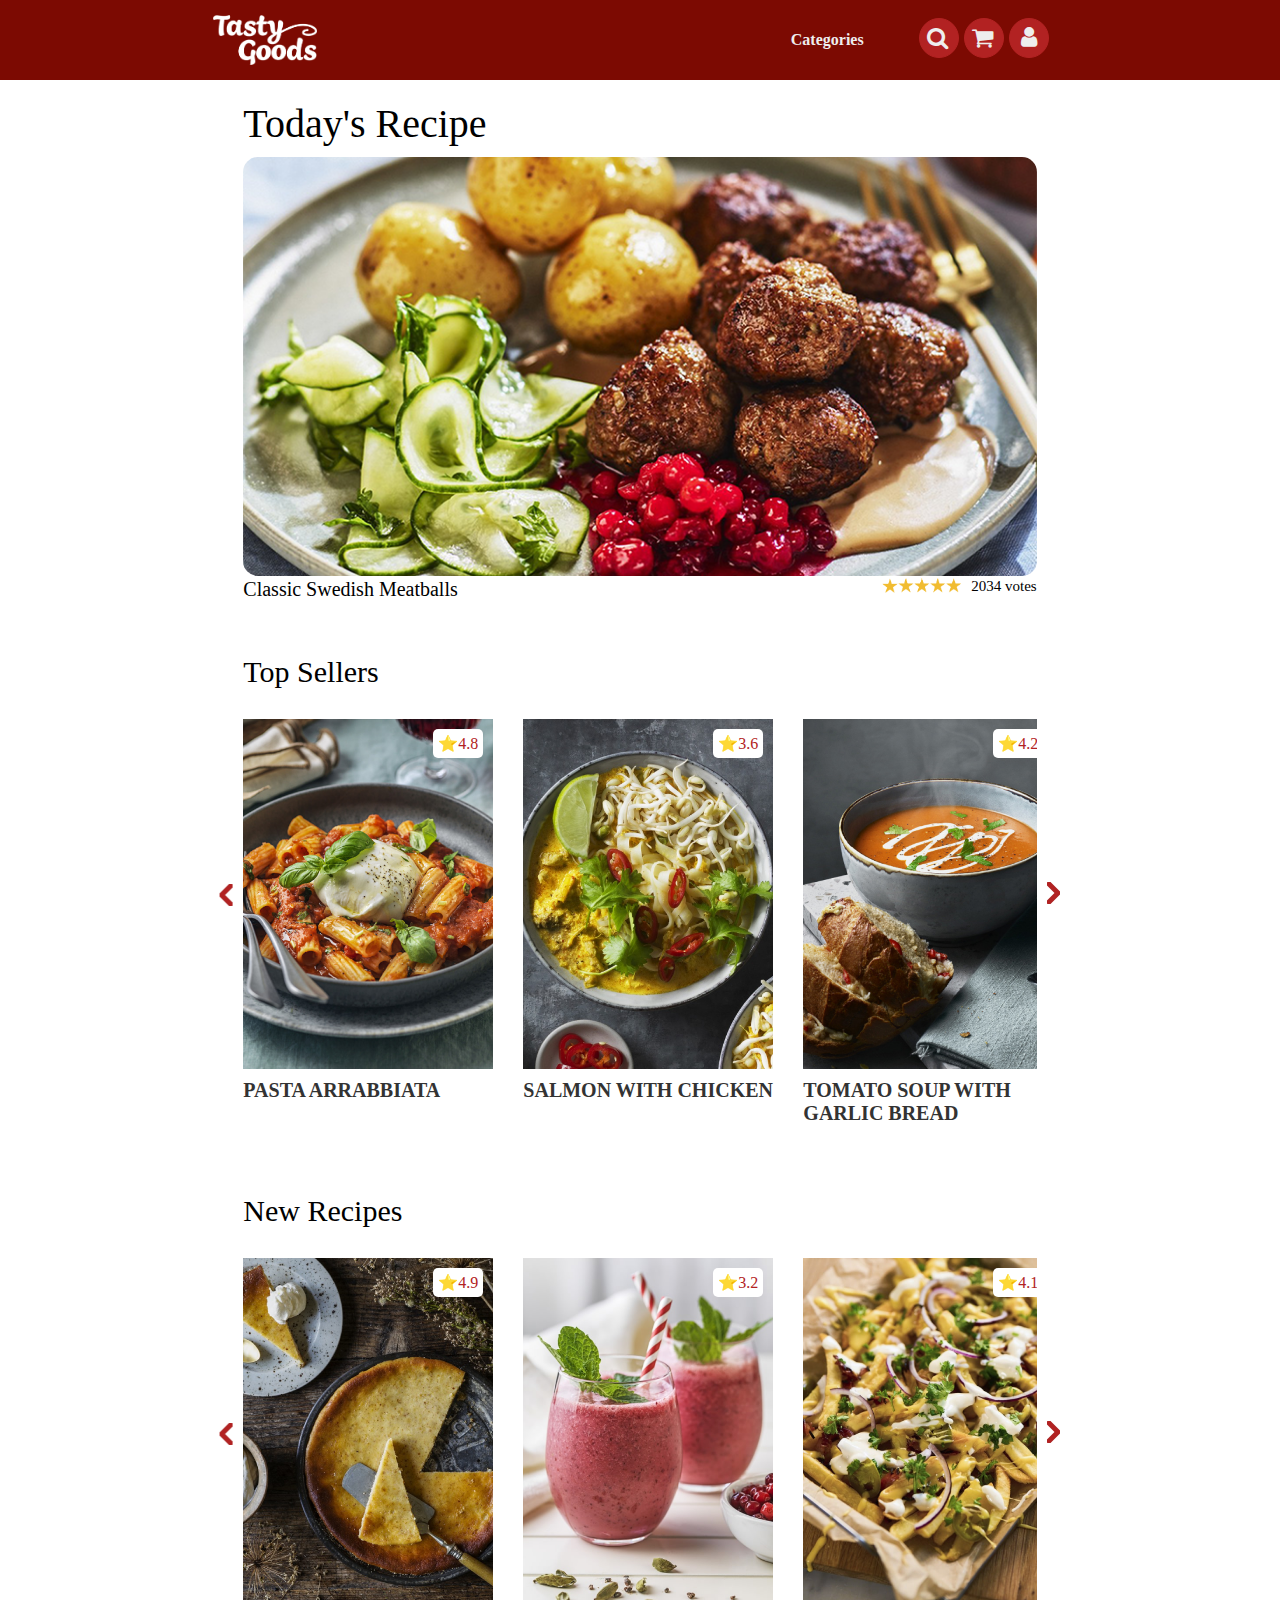
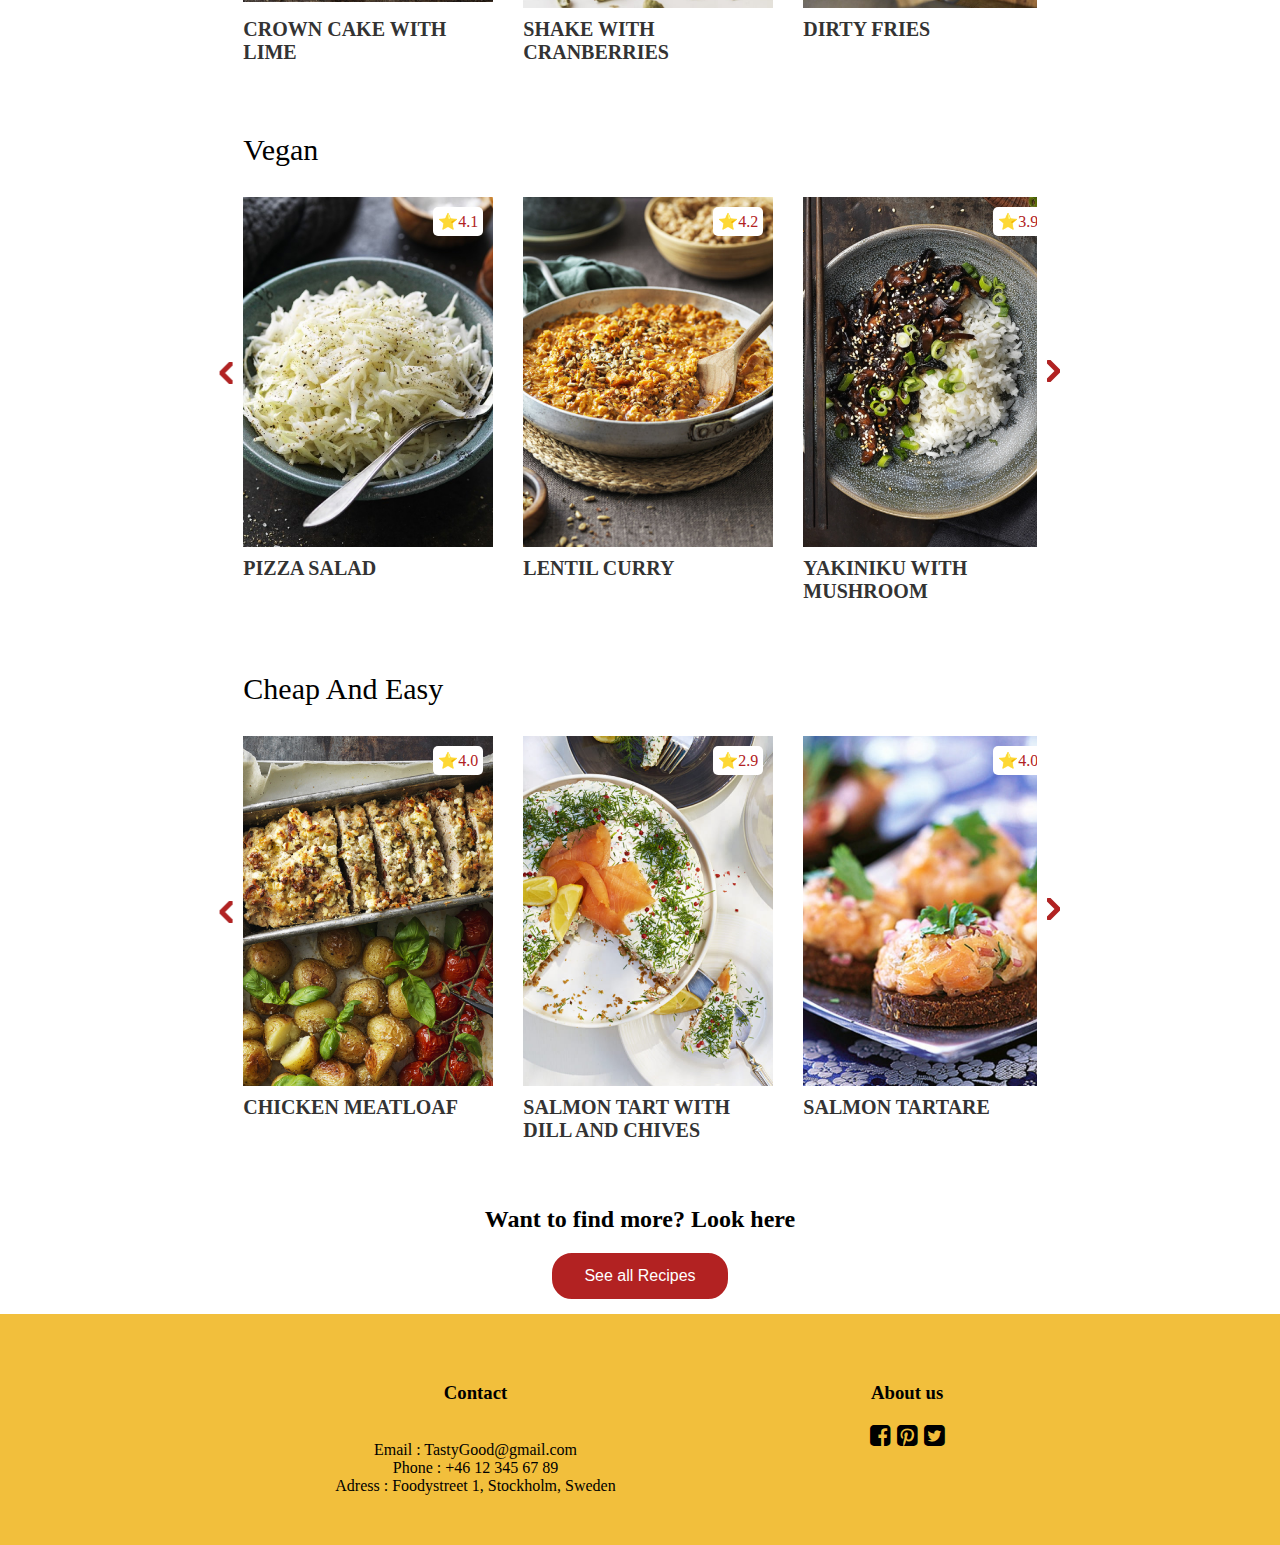
<file: index.html>
<!DOCTYPE html>
<html lang="en">
<head>
    <meta charset="UTF-8">
    <meta http-equiv="X-UA-Compatible" content="IE=edge">
    <meta name="viewport" content="width=device-width, initial-scale=1.0">
    <title>Homepage</title>
    <link rel="stylesheet" href="Homepage.css">
    <link rel="stylesheet" href="grid.css">
    <link rel="stylesheet" href="https://cdnjs.cloudflare.com/ajax/libs/font-awesome/4.7.0/css/font-awesome.min.css">
</head>

    
<body>

<!------------- header --------------->
<div class="headbox">
    <div class ="navbar">
        <a href="index.html"><img class="Logotype" src="IMG/Logotype.png" alt="Tasty Goods Logotype"/></a>
        <div class="navbox">
            <a class="link" href="categories.html"><p id="navtext" class="navtext">Categories</p></a>
                <div id="box" class="box">
                     <form id="Inputbox" name="search">
                        <input type="text" class="input" name="txt" onmouseout="this.value = ''; this.blur();">
                    </form>
                    <i class="fa fa-search" aria-hidden="true" style="font-size: 23px;"></i>
                 </div>
                 <a href="checkout.html"><div class="navicon1"><i class="fa fa-shopping-cart" style="font-size: 23px;"></i></div></a>
            <a href="account.html"><div class="navicon"><i class="fa fa-user" style="font-size: 23px;"></i></div></a>
    
        </div>
    </div>
</div>

<!------------- content --------------->
<!------------- Hero Section ----------->
    <div class="container">
        <section class="herosection">
            <h1 class="Headline">Today's Recipe</h1>
         <a href="detailpage.html"> <img class="todays" src="IMG/MeatballToday.png" alt="Picture of meatballs, potatoes, lingonberries and cucumber"/></a>
        </section>
        <div class="backgroundbox">
            <p class="todaystitle">Classic Swedish Meatballs</p>
            <div><img class="stars" src="IMG/stars.png" alt="5 stars indicating the rating 5/5"/><p class="votes">2034 votes</p></div>
        </div>

 <!-- Section -- Top sellers -->
       <!-- the following 73 lines of code were adapted and 3 more time reused to make the sliders for the recipes from https://www.youtube.com/watch?v=OQZNAMjC6Vg&t=423s accessed: 29-11-2022 -->
       <section class="product"> 
        <h2 class="product-category">Top Sellers</h2>
        <button class="pre-btn"><img src="IMG/arrow.png" alt="arrow to the left"></button>
        <button class="nxt-btn"><img src="IMG/arrow.png" alt="arrow to the right"></button>
        <div class="product-container">
            <div class="product-card">
                <div class="product-image">
                    <img src="IMG/1-1.png" class="product-thumb" alt="Picture of a pasta arrabbiata">
                    <span class="ratings">⭐4.8</span>
                    <button class="card-btn">add to favorites</button>
                    <span class="spec-info"><strong>Time</strong> </br>20 min</br></br> <strong>Difficulty</strong> </br>Beginner</br></br><strong>Price</strong></br> 5.00€ per portion</span>
                </div>
                <div class="product-info">
                    <h2 class="recipe-name">Pasta arrabbiata </h2>
                </div>
            </div>
            <div class="product-card">
                <div class="product-image">
                    
                    <img src="IMG/1-2.png" class="product-thumb" alt="Picture of salmon, chicken, noodles and veggies">
                    <span class="ratings">⭐3.6</span>
                    <button class="card-btn">add to favorites</button>
                    <span class="spec-info"><strong>Time</strong> </br>60 min</br></br> <strong>Difficulty</strong> </br>Intermediate</br></br><strong>Price</strong></br> 7.00€ per portion</span>
                </div>
                <div class="product-info">
                    <h2 class="recipe-name">Salmon with Chicken</h2>
                    </div>
            </div>
            <div class="product-card">
                <div class="product-image">
                    <img src="IMG/1-3.png" class="product-thumb" alt="Picture of a tomato soup with a side of garlic bread">
                    <button class="card-btn">add to favorites</button>
                    <span class="spec-info"><strong>Time</strong> </br>35 min</br></br> <strong>Difficulty</strong> </br>Beginner</br></br><strong>Price</strong></br> 3.00€ per portion</span>
                    <span class="ratings">⭐4.2</span>
                </div>
                <div class="product-info">
                    <h2 class="recipe-name">Tomato Soup with garlic bread</h2>
                    </div>
            </div>
            <div class="product-card">
                <div class="product-image">
                    <img src="IMG/1-4.png" class="product-thumb" alt="Picture of a couple ground beef pierogies">
                    <button class="card-btn">add to favorites</button>
                    <span class="spec-info"><strong>Time</strong> </br>60 min</br></br> <strong>Difficulty</strong> </br>Advanced</br></br><strong>Price</strong></br> 6.50€ per portion</span>
                    <span class="ratings">⭐3.1</span>
                </div>
                <div class="product-info">
                    <h2 class="recipe-name">Ground Beef Pierogies</h2>
                    </div>
            </div>
            <div class="product-card">
                <div class="product-image">
                    <img src="IMG/1-5.png" class="product-thumb" alt="Picture of a french chocolate cake">
                    <button class="card-btn">add to favorites</button>
                    <span class="spec-info"><strong>Time</strong> </br>60 min</br></br> <strong>Difficulty</strong> </br>Advanced</br></br><strong>Price</strong></br> 3.00€ per portion</span>
                    <span class="ratings">⭐4.5</span>
                </div>
                <div class="product-info">
                    <h2 class="recipe-name">french chocolate cake</h2>
                    </div>
            </div>
            <div class="product-card">
                <div class="product-image">
                    
                    <img src="IMG/1-6.png" class="product-thumb" alt="Picture of a beef pasta">
                    <span class="ratings">⭐4.0</span>
                    <span class="spec-info"><strong>Time</strong> </br>30 min</br></br> <strong>Difficulty</strong> </br>Beginner</br></br><strong>Price</strong></br> 7.50€ per portion</span>
                    <button class="card-btn">add to favorites</button>
                </div>
                <div class="product-info">
                    <h2 class="recipe-name">beef pasta</h2>
                    </div>
            </div>
        </div>
        <!-- end of cite, and this block is reused 3 more times -->
        <!-- Section -- New Recipes -->
    </section>
     <section class="product2"> 
        <h2 class="product-category">New Recipes</h2>
        <button class="pre-btn"><img src="IMG/arrow.png" alt="arrow to the left"></button>
        <button class="nxt-btn"><img src="IMG/arrow.png" alt="arrow to the right"></button>
        <div class="product-container">
            <div class="product-card">
                <div class="product-image">
                    <img src="IMG/2-1.png" class="product-thumb" alt="Picture of a crown cake"><span class="ratings">⭐4.9</span>
                    <button class="card-btn">add to favorites</button>
                    <span class="spec-info"><strong>Time</strong> </br>45 min</br></br> <strong>Difficulty</strong> </br>Beginner</br></br><strong>Price</strong></br> 2.50€ per portion</span>
                </div>
                <div class="product-info">
                    <h2 class="recipe-name">Crown cake with lime</h2>
                </div>
            </div>
            <div class="product-card">
                <div class="product-image">
                    <img src="IMG/2-2.png" class="product-thumb" alt="Picture of two glasses with cranberry shake">
                    <span class="ratings">⭐3.2</span>
                    <button class="card-btn">add to favorites</button>
                    <span class="spec-info"><strong>Time</strong> </br>5 min</br></br> <strong>Difficulty</strong> </br>beginner</br></br><strong>Price</strong></br> 2.00€ per portion</span>
                </div>
                <div class="product-info">
                    <h2 class="recipe-name">Shake with cranberries</h2>
                    </div>
            </div>
            <div class="product-card">
                <div class="product-image">
                    <img src="IMG/2-3.png" class="product-thumb" alt="Picture of a bowl with 'dirty fries'">
                    <button class="card-btn">add to favorites</button>
                    <span class="spec-info"><strong>Time</strong> </br>30 min</br></br> <strong>Difficulty</strong> </br>Beginner</br></br><strong>Price</strong></br> 5.00€ per portion</span>
                    <span class="ratings">⭐4.1</span>
                </div>
                <div class="product-info">
                    <h2 class="recipe-name">Dirty fries</h2>
                    </div>
            </div>
            <div class="product-card">
                <div class="product-image">
                    <img src="IMG/2-4.png" class="product-thumb" alt="Picture of a plate with krustader with shrimp scramble">
                    <button class="card-btn">add to favorites</button>
                    <span class="spec-info"><strong>Time</strong> </br>10 min</br></br> <strong>Difficulty</strong> </br>Intermediate</br></br><strong>Price</strong></br> 7.50€ per portion</span>
                    <span class="ratings">⭐4.0</span>
                </div>
                <div class="product-info">
                    <h2 class="recipe-name">Krustader with shrimp scramble</h2>
                    </div>
            </div>
            <div class="product-card">
                <div class="product-image">
                    <img src="IMG/2-5.png" class="product-thumb" alt="Picture of two plates and a pot with a creamy chickpea stew">
                    <button class="card-btn">add to favorites</button>
                    <span class="spec-info"><strong>Time</strong> </br>25 min</br></br> <strong>Difficulty</strong> </br>Intermediate</br></br><strong>Price</strong></br> 3.00€ per portion</span>
                    <span class="ratings">⭐3.8</span>
                </div>
                <div class="product-info">
                    <h2 class="recipe-name">Creamy chickpea stew</h2>
                    </div>
            </div>
            <div class="product-card">
                <div class="product-image">
                    
                    <img src="IMG/2-6.png" class="product-thumb" alt="Picture of a bowl with ramen with chicken">
                    <span class="ratings">⭐4.0</span>
                    <span class="spec-info"><strong>Time</strong> </br>30 min</br></br> <strong>Difficulty</strong> </br>Intermediate</br></br><strong>Price</strong></br> 8.50€ per portion</span>
                    <button class="card-btn">add to favorites</button>
                </div>
                <div class="product-info">
                    <h2 class="recipe-name">Ramen with chicken</h2>
                    </div> 
            </div>
        </div>
        
    </section>
<!-- Section -- Vegan -->
    <section class="product3"> 
        <h2 class="product-category">Vegan</h2>
        <button class="pre-btn"><img src="IMG/arrow.png" alt="arrow to the left"></button>
        <button class="nxt-btn"><img src="IMG/arrow.png" alt="arrow to the right"></button>
        <div class="product-container">
            <div class="product-card">
                <div class="product-image">
                    <img src="IMG/3-6.png" class="product-thumb" alt="Picture of a bowl with pizza salad">
                    <span class="ratings">⭐4.1</span>
                    <button class="card-btn">add to favorites</button>
                    <span class="spec-info"><strong>Time</strong> </br>15 min</br></br> <strong>Difficulty</strong> </br>Beginner</br></br><strong>Price</strong></br> 2.00€ per portion</span>
                </div>
                <div class="product-info">
                    <h2 class="recipe-name">Pizza salad </h2>
                </div>
            </div>
            <div class="product-card">
                <div class="product-image">
                    <img src="IMG/3-1.png" class="product-thumb" alt="Picture of a pan with lentil curry">
                    <span class="ratings">⭐4.2</span>
                    <button class="card-btn">add to favorites</button>
                    <span class="spec-info"><strong>Time</strong> </br>30 min</br></br> <strong>Difficulty</strong> </br>Beginner</br></br><strong>Price</strong></br> 4.50€ per portion</span>
                </div>
                <div class="product-info">
                    <h2 class="recipe-name">Lentil curry</h2>
                    </div>
            </div>
            <div class="product-card">
                <div class="product-image">
                    <img src="IMG/3-2.png" class="product-thumb" alt="Picture of a bowl with Yakiniku with mushrooms and rice">
                    <button class="card-btn">add to favorites</button>
                    <span class="spec-info"><strong>Time</strong> </br>30 min</br></br> <strong>Difficulty</strong> </br>Beginner</br></br><strong>Price</strong></br> 4.00€ per portion</span>
                    <span class="ratings">⭐3.9</span>
                </div>
                <div class="product-info">
                    <h2 class="recipe-name">Yakiniku with mushroom</h2>
                    </div>
            </div>
            <div class="product-card">
                <div class="product-image">
                    <img src="IMG/3-3.png" class="product-thumb" alt="Picture of a bowl with homemade falafel with fries and veggies">
                    <button class="card-btn">add to favorites</button>
                    <span class="spec-info"><strong>Time</strong> </br>40 min</br></br> <strong>Difficulty</strong> </br>Intermediate</br></br><strong>Price</strong></br> 6.50€ per portion</span>
                    <span class="ratings">⭐4.1</span>
                </div>
                <div class="product-info">
                    <h2 class="recipe-name">Homemade Falafel</h2>
                    </div>
            </div>
            <div class="product-card">
                <div class="product-image">
                    <img src="IMG/3-4.png" class="product-thumb" alt="Picture of a bowl of avocado pasta">
                    <button class="card-btn">add to favorites</button>
                    <span class="spec-info"><strong>Time</strong> </br>20 min</br></br> <strong>Difficulty</strong> </br>Beginner</br></br><strong>Price</strong></br> 3.50€ per portion</span>
                    <span class="ratings">⭐4.1</span>
                </div>
                <div class="product-info">
                    <h2 class="recipe-name">Avocado pasta</h2>
                    </div>
            </div>
            <div class="product-card">
                <div class="product-image">
                    
                    <img src="IMG/3-5.png" class="product-thumb" alt="Pictue of a mexican bowl">
                    <span class="ratings">⭐4.0</span>
                    <span class="spec-info"><strong>Time</strong> </br>40 min</br></br> <strong>Difficulty</strong> </br>Intermediate</br></br><strong>Price</strong></br> 7.50€ per portion</span>
                    <button class="card-btn">add to favorites</button>
                </div>
                <div class="product-info">
                    <h2 class="recipe-name">mexican bowl</h2>
                    </div> 
            </div>
        </div>
        
    </section>
<!-- Section -- Cheap and Easy -->
    <section class="product4"> 
        <h2 class="product-category">Cheap and Easy</h2>
        <button class="pre-btn"><img src="IMG/arrow.png" alt="arrow to the left"></button>
        <button class="nxt-btn"><img src="IMG/arrow.png" alt="arrow to the right"></button>
        <div class="product-container">
            <div class="product-card">
                <div class="product-image">
                    <img src="IMG/4-1.png" class="product-thumb" alt="Picture of two pans, one with a chicken meatloaf and the other one with potatoes and veggies">
                    <span class="ratings">⭐4.0</span>
                    <button class="card-btn">add to favorites</button>
                    <span class="spec-info"><strong>Time</strong> </br>20 min</br></br> <strong>Difficulty</strong> </br>Intermediate</br></br><strong>Price</strong></br> 6.00€ per portion</span>
                </div>
                <div class="product-info">
                    <h2 class="recipe-name">chicken meatloaf </h2>
                </div>
            </div>
            <div class="product-card">
                <div class="product-image">
                    <img src="IMG/4-2.png" class="product-thumb" alt="Picture of a salmon tart and a plate with a piece of a salmon tart">
                    <span class="ratings">⭐2.9</span>
                    <button class="card-btn">add to favorites</button>
                    <span class="spec-info"><strong>Time</strong> </br>25 min</br></br> <strong>Difficulty</strong> </br>Beginner</br></br><strong>Price</strong></br> 4.00€ per portion</span>
                </div>
                <div class="product-info">
                    <h2 class="recipe-name">Salmon tart with dill and chives</h2>
                    </div>
            </div>
            <div class="product-card">
                <div class="product-image">
                    <img src="IMG/4-3.png" class="product-thumb" alt="Picture of some salmon tartare">
                    <button class="card-btn">add to favorites</button>
                    <span class="spec-info"><strong>Time</strong> </br>10 min</br></br> <strong>Difficulty</strong> </br>Beginner</br></br><strong>Price</strong></br> 4.00€ per portion</span>
                    <span class="ratings">⭐4.0</span>
                </div>
                <div class="product-info">
                    <h2 class="recipe-name">Salmon tartare</h2>
                    </div>
            </div>
            <div class="product-card">
                <div class="product-image">
                    <img src="IMG/4-4.png" class="product-thumb" alt="Picture of a couple hotdogs and sausage bread with toppings">
                    <button class="card-btn">add to favorites</button>
                    <span class="spec-info"><strong>Time</strong> </br>100 min</br></br> <strong>Difficulty</strong> </br>Intermediate</br></br><strong>Price</strong></br> 4.50€ per portion</span>
                    <span class="ratings">⭐5.0</span>
                </div>
                <div class="product-info">
                    <h2 class="recipe-name">Sausage bread</h2>
                    </div>
            </div>
            <div class="product-card">
                <div class="product-image">
                    <img src="IMG/4-5.png" class="product-thumb" alt="Picture of a oven dish with a pasta gratin with minced meat">
                    <button class="card-btn">add to favorites</button>
                    <span class="spec-info"><strong>Time</strong> </br>25 min</br></br> <strong>Difficulty</strong> </br>Beginner</br></br><strong>Price</strong></br> 5.00€ per portion</span>
                    <span class="ratings">⭐3.8</span>
                </div>
                <div class="product-info">
                    <h2 class="recipe-name">pasta gratin with minced meat</h2>
                    </div>
            </div>
            <div class="product-card">
                <div class="product-image">
                    <img src="IMG/4-6.png" class="product-thumb" alt="Picture of a pan with baklava squares">
                    <span class="ratings">⭐4.1</span>
                    <span class="spec-info"><strong>Time</strong> </br>60 min</br></br> <strong>Difficulty</strong> </br>Intermediate</br></br><strong>Price</strong></br> 4.00€ per portion</span>
                    <button class="card-btn">add to favorites</button>
                </div>
                <div class="product-info">
                    <h2 class="recipe-name">baklava squares</h2>
                    </div> 
            </div>
        </div>
        
    </section>
    </div> 
    <section>
        <div class="box-text">
            <h2>Want to find more? Look here </h2>
            <a href="allrecipes.html"><button class="bu-allRecipes">See all Recipes</button></a>
        </div>
    </section>
    


<!------------- footer --------------->
<div class="footer">
    <div class="footcontent">
    <div>
        <h3 style="font-family: Verdana;">Contact</h3>
        <p></br>Email : TastyGood@gmail.com</br>
        Phone : +46 12 345 67 89</br>Adress : Foodystreet 1, Stockholm, Sweden</p>
    </div>
        <div>
            <a class="link" href="aboutus.html"><h3>About us</h3></a>
            <p class="foot-icons">
                <i class="fa fa-facebook-square"></i>
                <i class="fa fa-pinterest-square"></i>
                <i class="fa fa-twitter-square"></i>
            </p>
        </div>
    </div>
</div>
  
<script src="https://unpkg.com/swiper/swiper-bundle.min.js"></script>
<script src="sliders.js" defer></script>
<script src="search.js" defer></script>
</body>
</html>
</file>
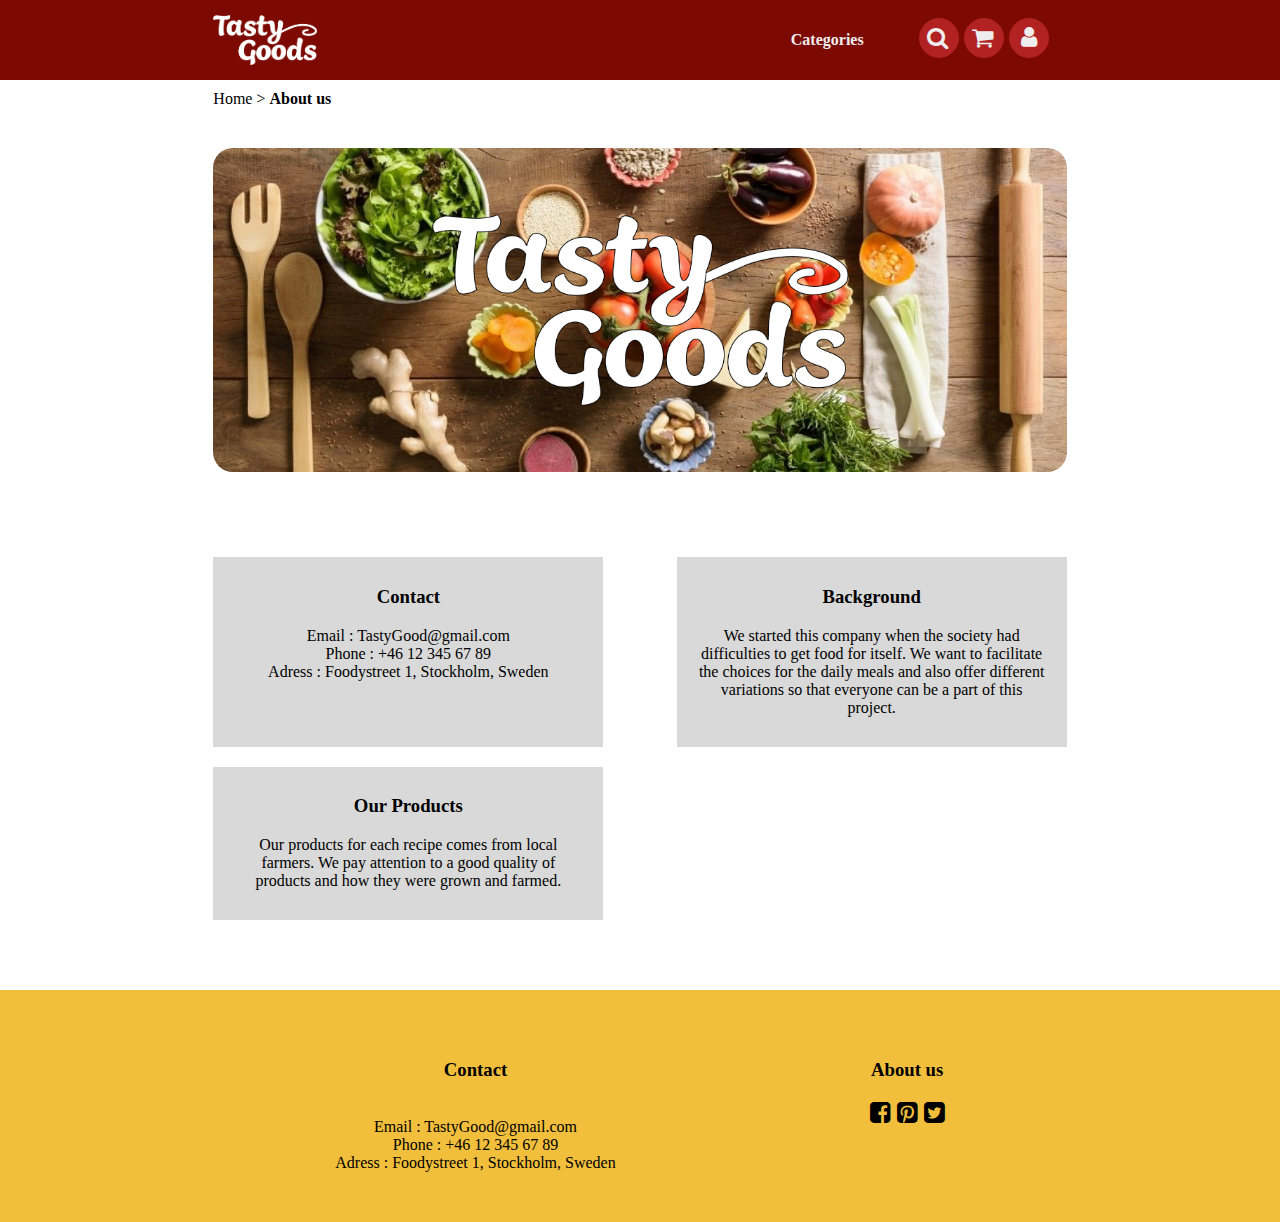
<file: aboutus.html>
<!DOCTYPE html>
<html lang="en">
<head>
    <meta charset="UTF-8">
    <meta http-equiv="X-UA-Compatible" content="IE=edge">
    <meta name="viewport" content="width=device-width, initial-scale=1.0">
    <title>About us</title>
    <link rel="stylesheet" href="Homepage.css">
    <link rel="stylesheet" href="grid.css">
    <link rel="stylesheet" href="aboutus.css">
    <link rel="stylesheet" href="https://cdnjs.cloudflare.com/ajax/libs/font-awesome/4.7.0/css/font-awesome.min.css">
</head>
<body>
        <!------------- header --------------->
<div class="headbox">
    <div class ="navbar">
        <a href="index.html"><img class="Logotype" src="IMG/Logotype.png" alt="Tasty Goods logotype"/></a>
        <div class="navbox">
            <a class="link" href="categories.html"><p id="navtext" class="navtext">Categories</p></a>
                <div id="box" class="box">
                     <form id="Inputbox" name="search">
                        <input type="text" class="input" name="txt" onmouseout="this.value = ''; this.blur();">
                    </form>
                    <i class="fa fa-search" aria-hidden="true" style="font-size: 23px;"></i>
                 </div>
                 <a href="checkout.html"><div class="navicon1"><i class="fa fa-shopping-cart" style="font-size: 23px;"></i></div></a>
            <a href="account.html"><div class="navicon"><i class="fa fa-user" style="font-size: 23px;"></i></div></a>
    
        </div>
    </div>
</div>

<!------------- Content -------------->
<div class="breadcrumbs-container">
    <div class="breadcrumbs">
        <a href="index.html">Home </a> > <strong style="color: black; font-family: Verdana;">About us</strong> 
    </div></div>
<!-------------- Hero Picture ---------->
<div class="container">
    <div class="aboutus-box">
        <img class="aboutus-img" src="IMG/aboutUs-logo.png" alt="background-image with a cuttingboard with vegtables">
    </div>
    <!-------------- Text  ---------------->
    <div class="text-boxes">
        <div class="contact-info">
            <h3>Contact</h3>
            <p>Email : TastyGood@gmail.com</br>
                Phone : +46 12 345 67 89</br>Adress : Foodystreet 1, Stockholm, Sweden</p>
        </div>
        <div class="background-info">
            <h3>Background</h3>
            <p>We started this company when the society had difficulties to get food for itself. 
            We want to facilitate the choices for the daily meals and also offer different variations so that everyone can be a part of this project.</p>
        </div>
        <div class="Ourproducts-info">
            <h3>Our Products</h3>
            <p>Our products for each recipe comes from local farmers. We pay attention to a good quality of products and how they were grown and farmed.</p>
        </div>
    </div>

</div>

<!------------- footer --------------->
<div class="footer">
    <div class="footcontent">
        <div>
        <h3 style="font-family: Verdana;">Contact</h3>
        <p></br>Email : TastyGood@gmail.com</br>
        Phone : +46 12 345 67 89</br>Adress : Foodystreet 1, Stockholm, Sweden</p>
    </div>
        <div>
            <a class="link" href="aboutus.html"><h3>About us</h3></a>
            <p class="foot-icons">
                <i class="fa fa-facebook-square"></i>
                <i class="fa fa-pinterest-square"></i>
                <i class="fa fa-twitter-square"></i>
            </p>
        </div>
    </div>
</div>

<script src="search.js" defer></script>
</body>
</html>
</file>
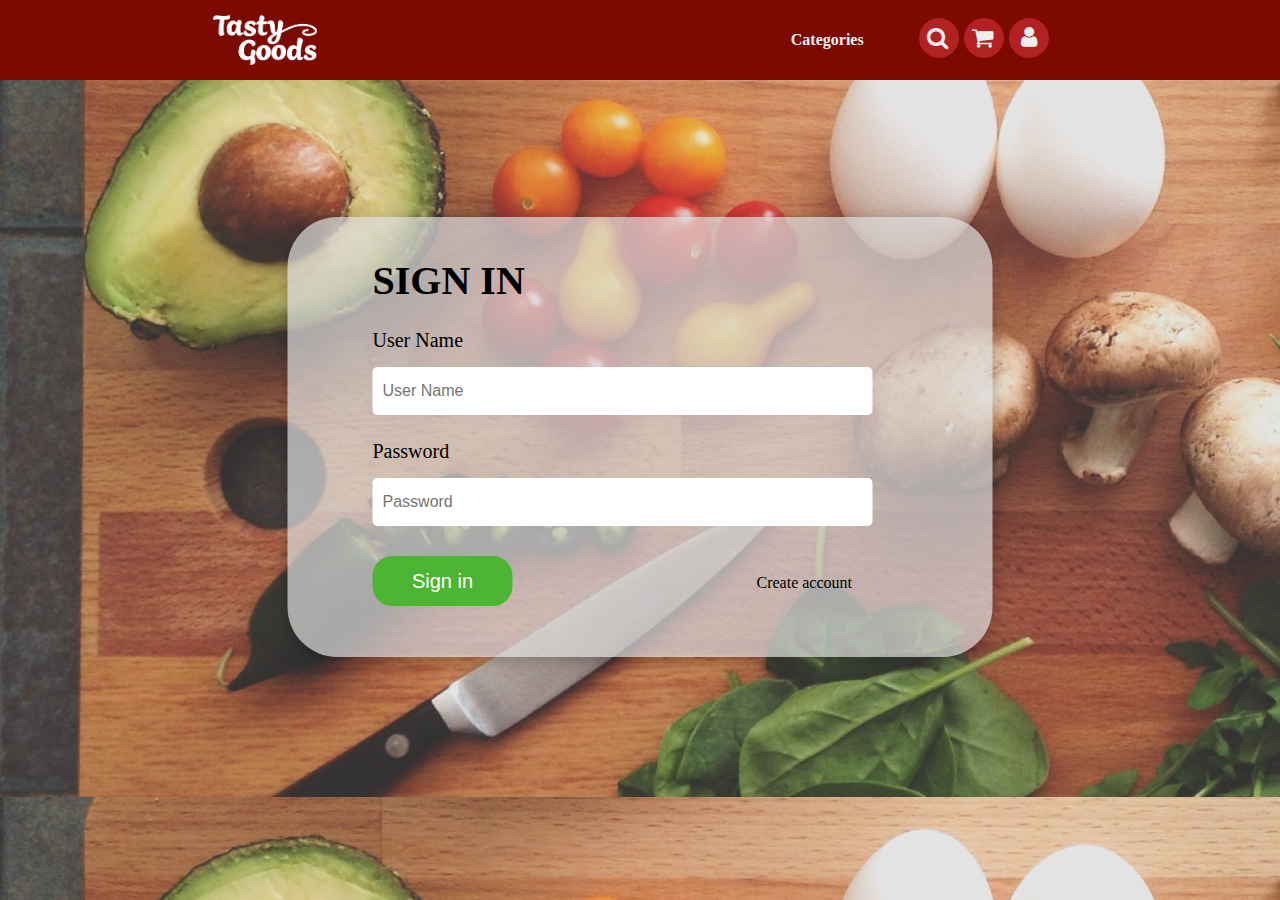
<file: account.html>
<!DOCTYPE html>
<html lang="en">
<head>
    <meta charset="UTF-8">
    <meta http-equiv="X-UA-Compatible" content="IE=edge">
    <meta name="viewport" content="width=device-width, initial-scale=1.0">
    <title>Account sign in</title>
    <link rel="stylesheet" href="grid.css">
    <link rel="stylesheet" href="Homepage.css">
    <link rel="stylesheet" href="account.css">
    <link rel="stylesheet" href="https://cdnjs.cloudflare.com/ajax/libs/font-awesome/4.7.0/css/font-awesome.min.css"></head>
</head>
<body>
    <!------------- header --------------->
    <div class="headbox">
        <div class ="navbar">
            <a href="index.html"><img class="Logotype" src="IMG/Logotype.png" alt="Tasty Goods logotype"/></a>
            <div class="navbox">
                <a class="link" href="categories.html"><p id="navtext" class="navtext">Categories</p></a>
                    <div class="box">
                         <form id="Inputbox" name="search">
                            <input type="text" class="input" name="txt" onmouseout="this.value = ''; this.blur();">
                        </form>
                        <i class="fa fa-search" aria-hidden="true" style="font-size: 23px;"></i>
                     </div>
                     <a href="checkout.html"><div class="navicon1"><i class="fa fa-shopping-cart" style="font-size: 23px;"></i></div></a>
                <a href="account.html"><div class="navicon"><i class="fa fa-user" style="font-size: 23px;"></i></div></a>
        
            </div>
        </div>
    </div>

 <!------------- content --------------->
 <!------------- Sign In box ------------->
<div class="container background-account"> 
    <div class="signin-box">
        <h1>Sign In</h1> 
        <form action="#" method="post">
            <p>User Name</p>
            <input type="text" name="user" placeholder="User Name">
            <p>Password</p>
            <input type="password" name="password" placeholder="Password">    
        </form>
        <div class="button-container">
            <a href="checkout.html"><button class="buSubmit" type="submit">Sign in</button></a>
            <a href="#" style="color: black;">Create account</a>
        </div>
    </div>
</div>
<!--  ----------- footer is removed --------------- 
<div class="footer">
    <div class="footcontent">
        <div>
            <h3 style="font-family: Verdana;">Contact</h3>
            <p></br>Email : TastyGood@gmail.com</br>
            Phone : +46 12 345 67 89</br>Adress : Foodystreet 1, Stockholm, Sweden</p>
        </div>
        <div>
            <a class="link" href="aboutus.html"><h3>About us</h3></a>
            <p class="foot-icons">
                <i class="fa fa-facebook-square"></i>
                <i class="fa fa-pinterest-square"></i>
                <i class="fa fa-twitter-square"></i>
            </p>
        </div>
    </div>
</div> -->

<script src="search.js" defer></script>
</body>
</html>
</file>
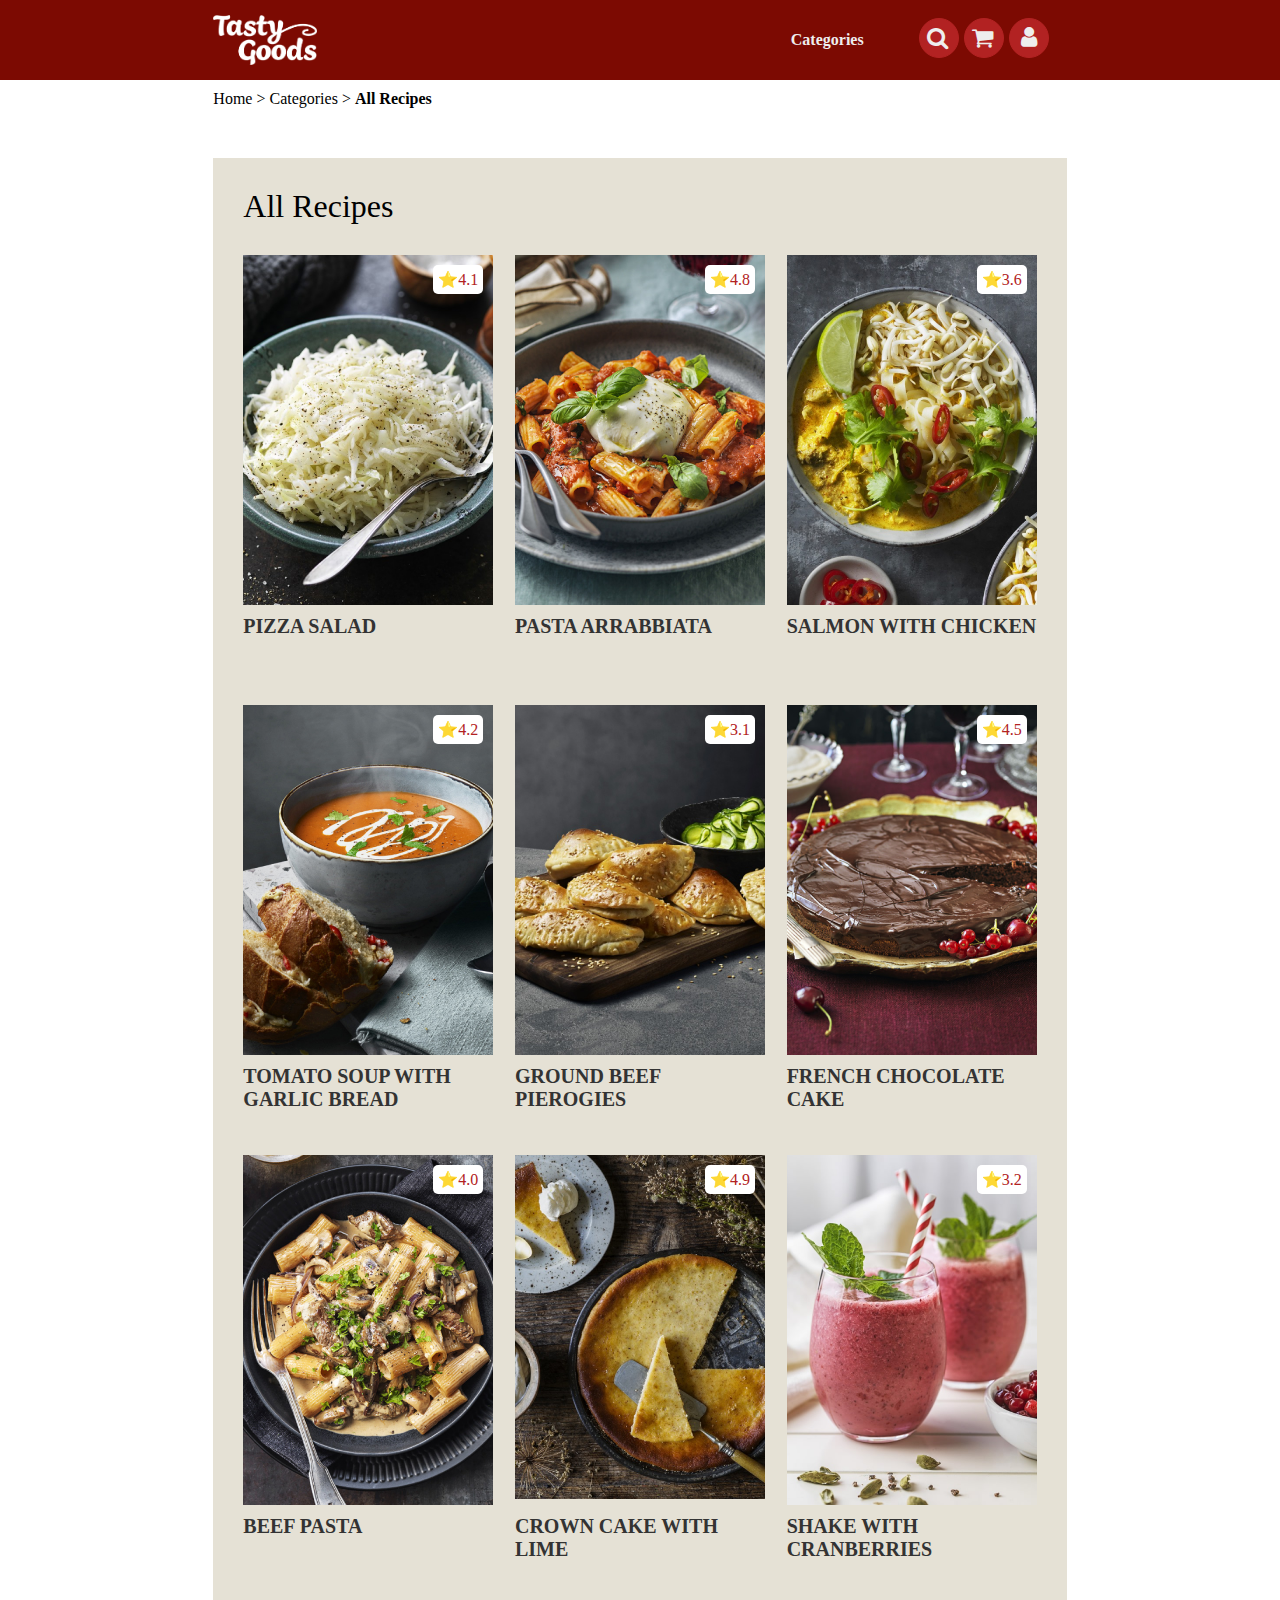
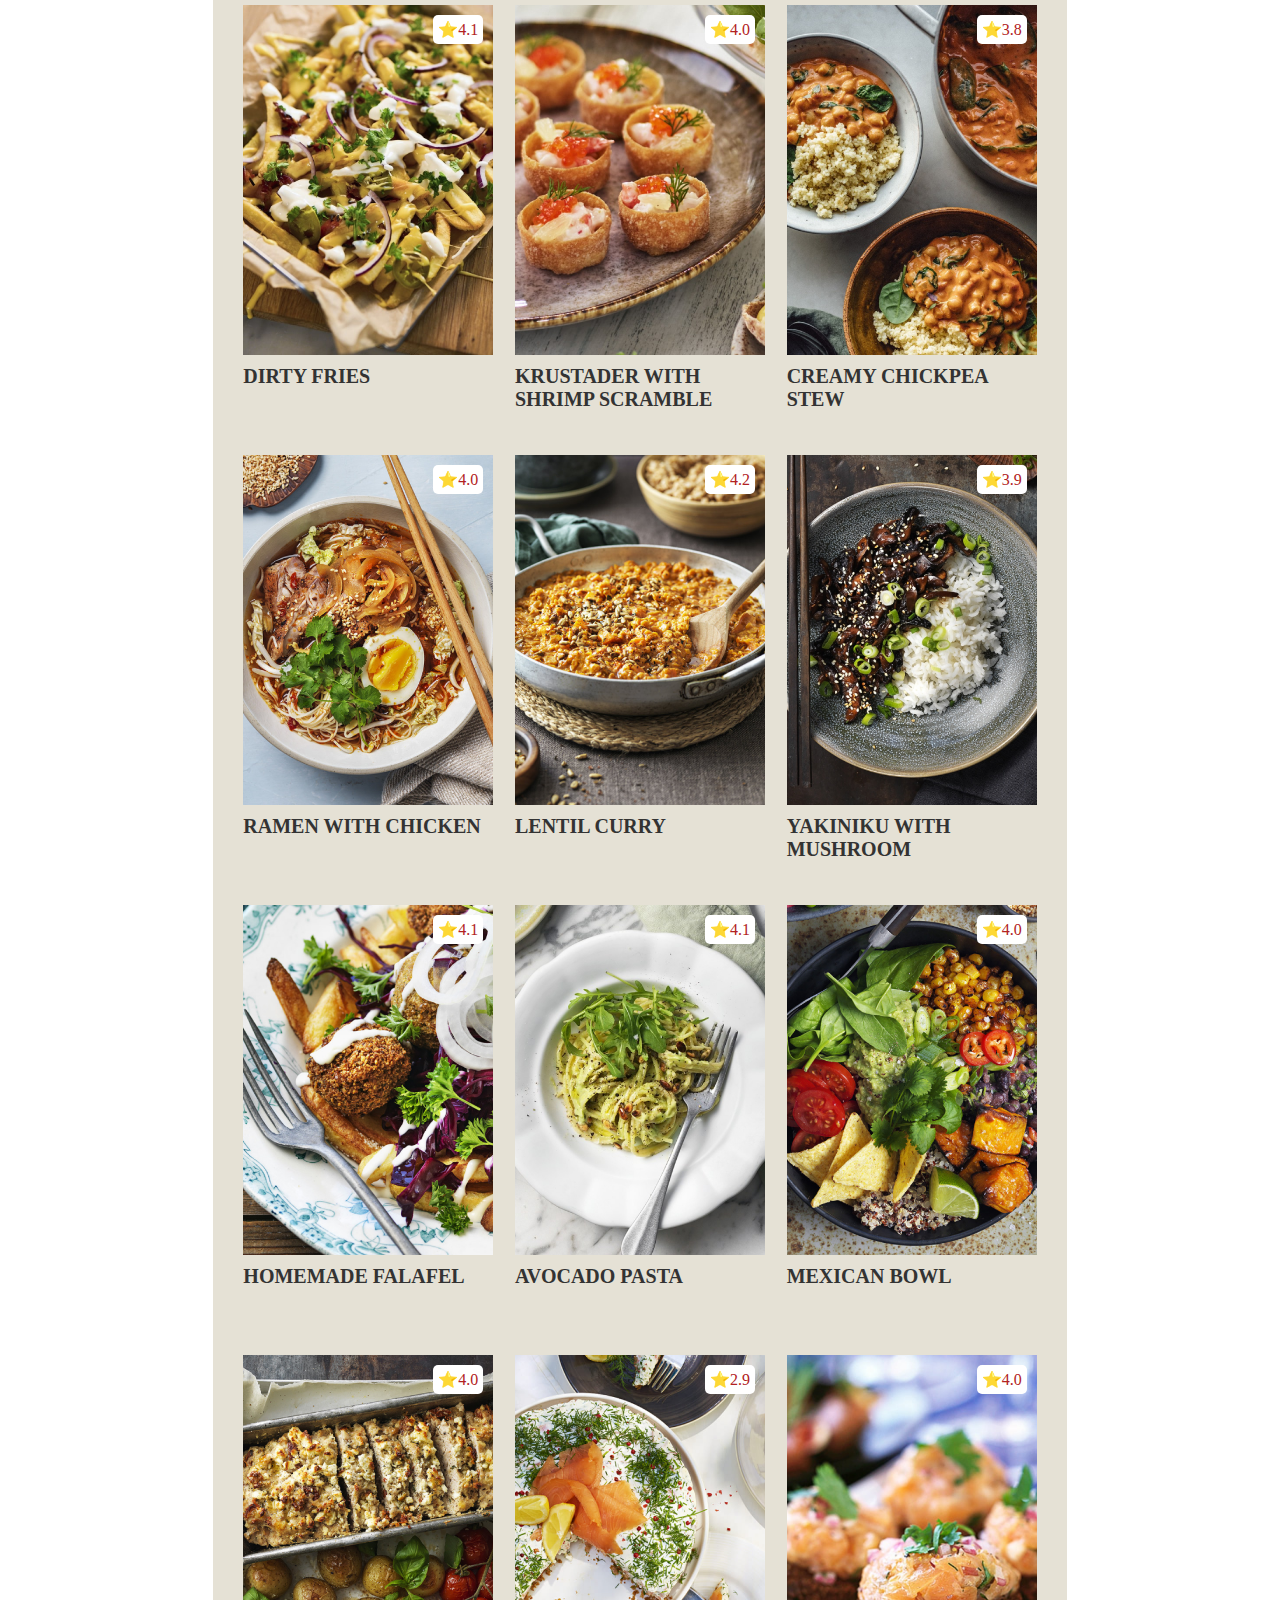
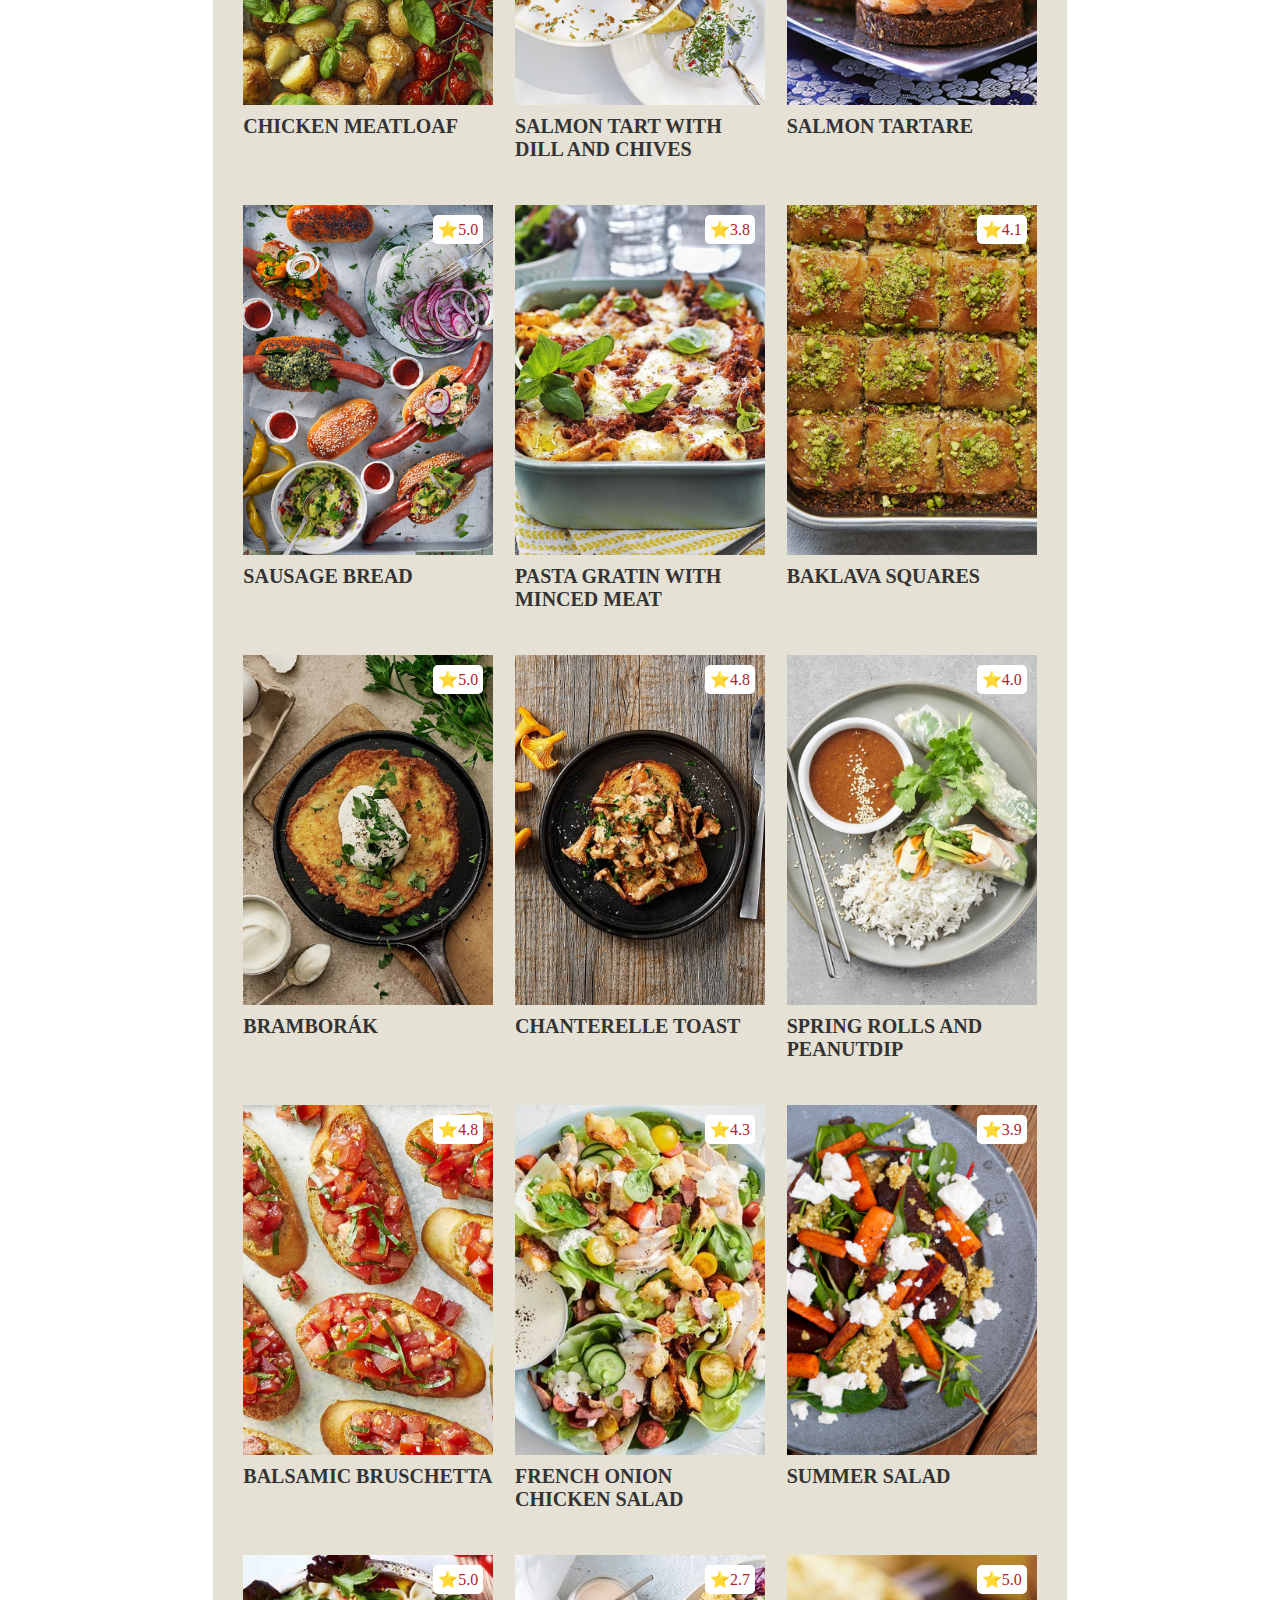
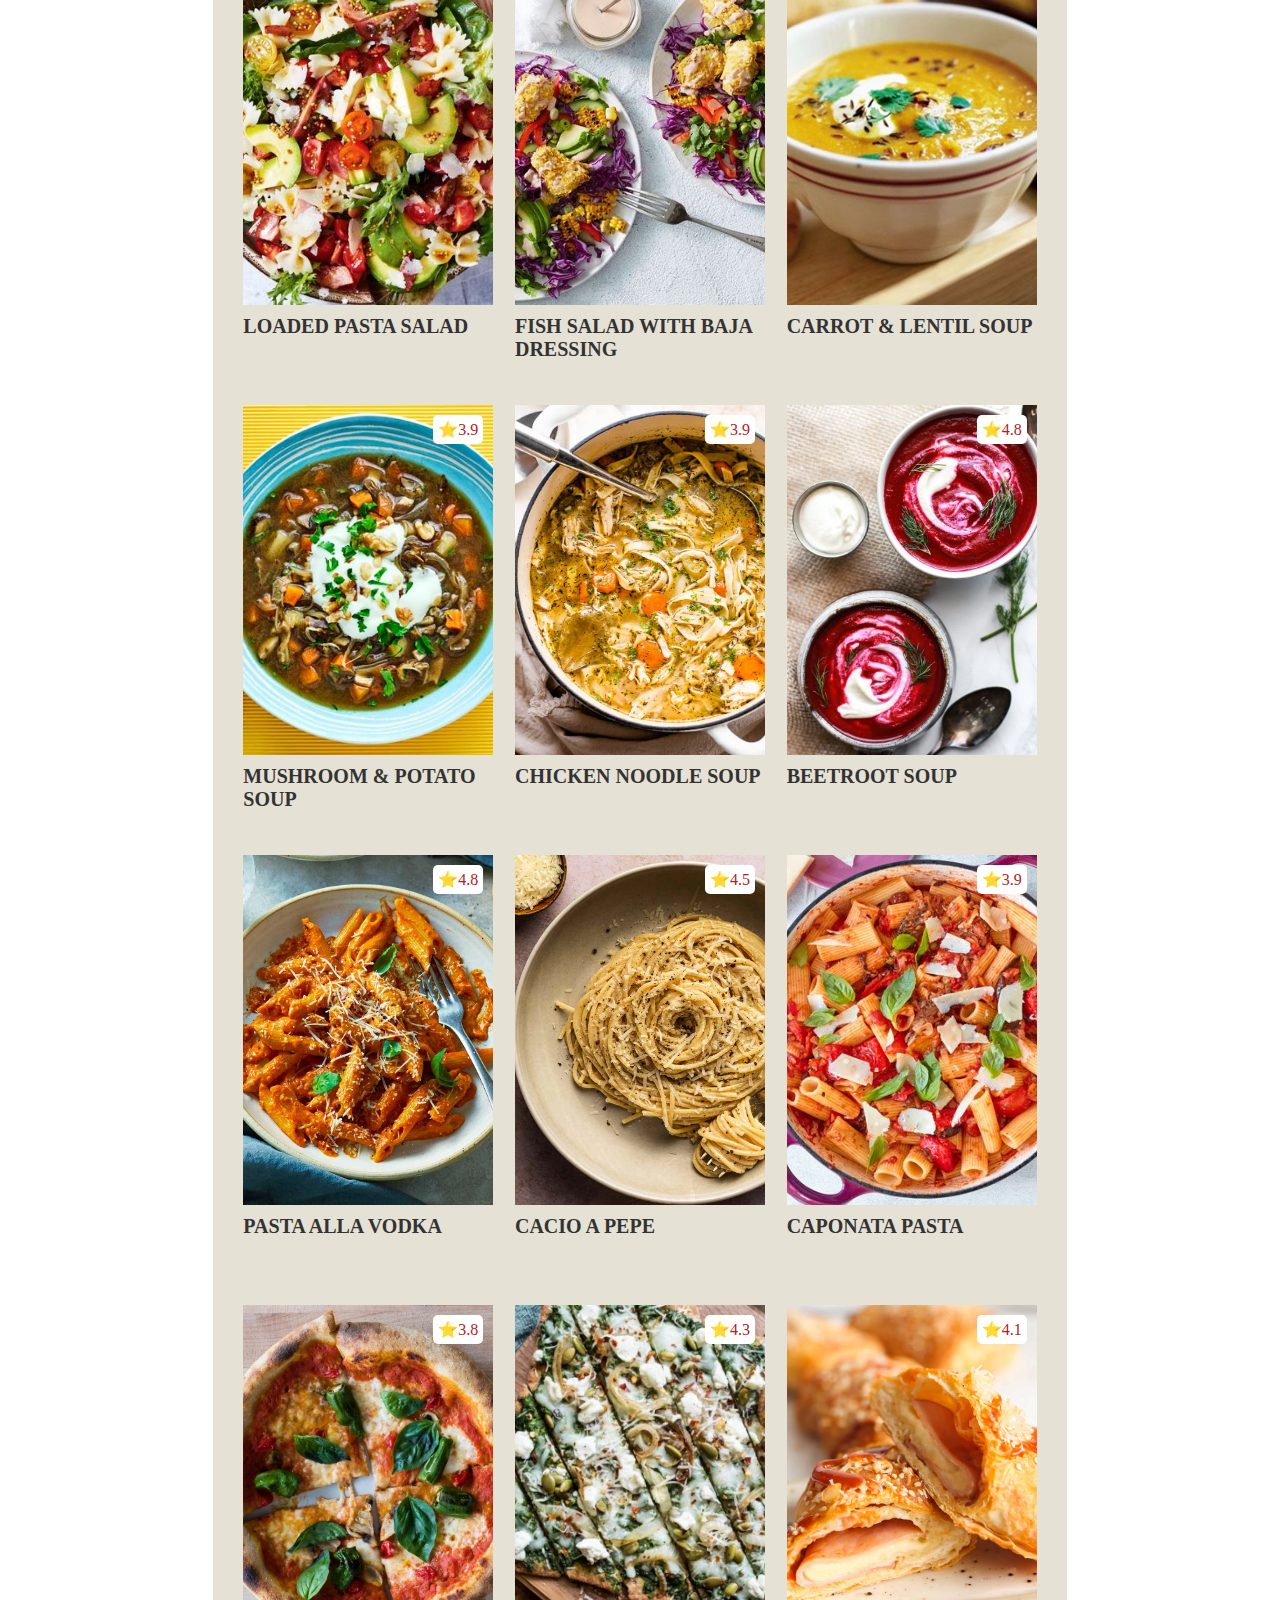
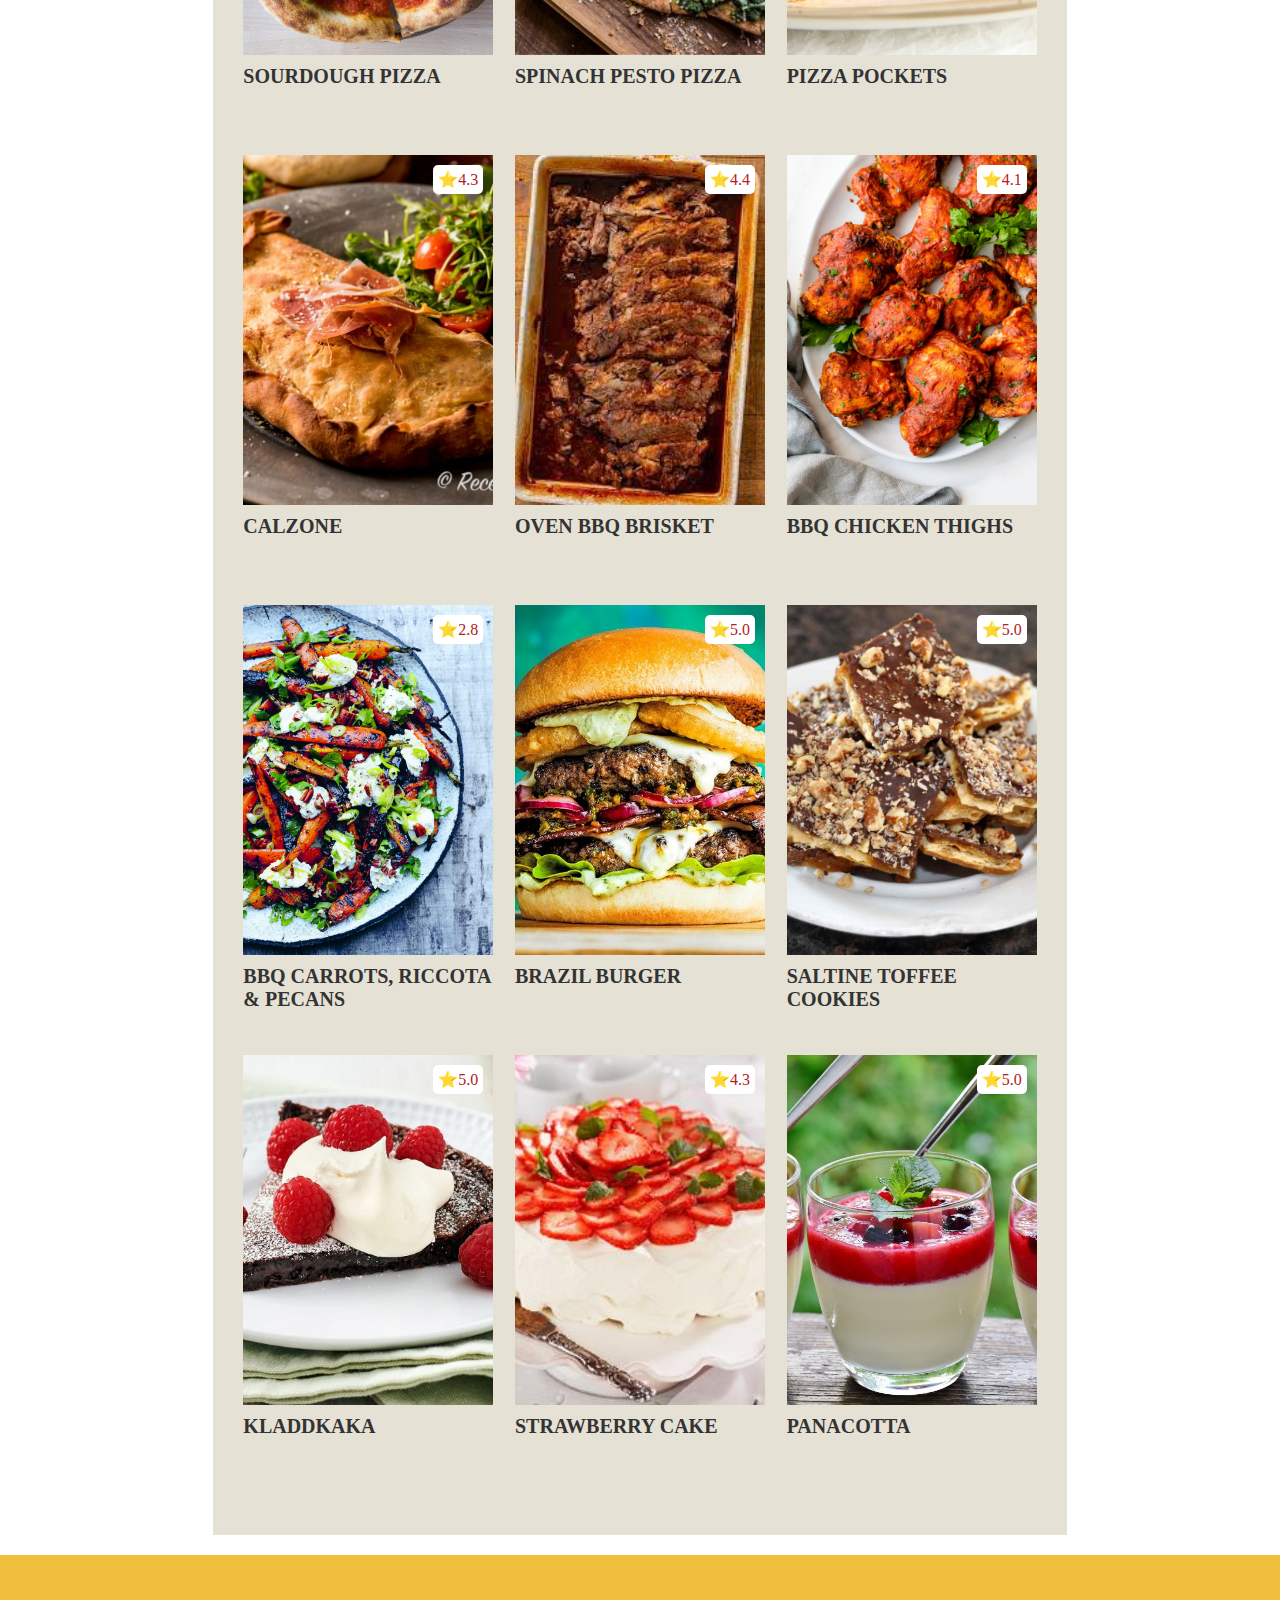
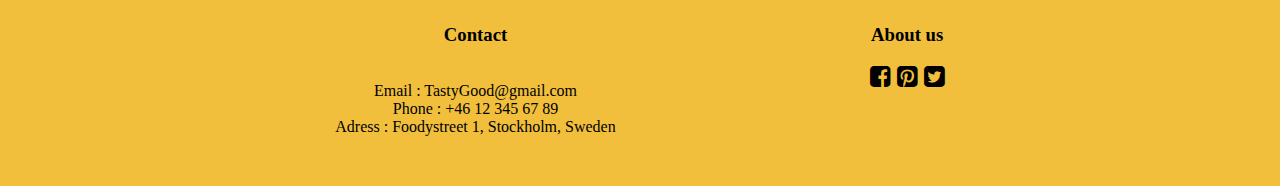
<file: allrecipes.html>
<!DOCTYPE html>
<html lang="en">
<head>
    <meta charset="UTF-8">
    <meta http-equiv="X-UA-Compatible" content="IE=edge">
    <meta name="viewport" content="width=device-width, initial-scale=1.0">
    <title>All Recipes</title>
    <link rel="stylesheet" href="Homepage.css">
    <link rel="stylesheet" href="grid.css">
    <link rel="stylesheet" href="allrecipes.css">
    <link rel="stylesheet" href="https://cdnjs.cloudflare.com/ajax/libs/font-awesome/4.7.0/css/font-awesome.min.css">
</head>
<body>
        <!------------- header --------------->
<div class="headbox">
    <div class ="navbar">
        <a href="index.html"><img class="Logotype" src="IMG/Logotype.png" alt="Tasty Goods logotype"/></a>
        <div class="navbox">
            <a class="link" href="categories.html"><p id="navtext" class="navtext">Categories</p></a>
                <div class="box">
                     <form id="Inputbox" name="search">
                        <input type="text" class="input" name="txt" onmouseout="this.value = ''; this.blur();">
                    </form>
                    <i class="fa fa-search" aria-hidden="true" style="font-size: 23px;"></i>
                 </div>
                 <a href="checkout.html"><div class="navicon1"><i class="fa fa-shopping-cart" style="font-size: 23px;"></i></div></a>
            <a href="account.html"><div class="navicon"><i class="fa fa-user" style="font-size: 23px;"></i></div></a>
    
        </div>
    </div>
</div>

<!------------- content -- all the recipes that we have for this project are here --------------->
<div class="breadcrumbs-container">
<div class="breadcrumbs">
    <a href="index.html">Home </a> > <a href="categories.html">Categories</a> > <strong style="color: black;">All Recipes</strong> 
</div></div>
<div class="container all-list"> 
    <h1>All Recipes</h1> 
            <div class="product-list">
                <div class="product-card">
                    <div class="product-image">
                        <img src="IMG/3-6.png" class="product-thumb" alt="Picture of a bowl with pizza salad">
                        <span class="ratings">⭐4.1</span>
                        <button class="card-btn">add to favorites</button>
                        <span class="spec-info"><strong>Time</strong> </br>15 min</br></br> <strong>Difficulty</strong> </br>Beginner</br></br><strong>Price</strong></br> 2.00€ per portion</span>
                    </div>
                    <div class="product-info">
                        <h2 class="recipe-name">Pizza salad </h2>
                    </div>
                </div>

                <div class="product-card">
                    <div class="product-image">
                        <img src="IMG/1-1.png" class="product-thumb" alt="Picture of a bowl with pasta arrabbiata">
                        <span class="ratings">⭐4.8</span>
                        <button class="card-btn">add to favorites</button>
                        <span class="spec-info"><strong>Time</strong> </br>20 min</br></br> <strong>Difficulty</strong> </br>Beginner</br></br><strong>Price</strong></br> 5.00€ per portion</span>
                    </div>
                    <div class="product-info">
                        <h2 class="recipe-name">Pasta arrabbiata </h2>
                    </div>
                </div>

                <div class="product-card">
                    <div class="product-image">
                        <img src="IMG/1-2.png" class="product-thumb" alt="Picture of salmon, chicken, noodles and veggies">
                        <span class="ratings">⭐3.6</span>
                        <button class="card-btn">add to favorites</button>
                        <span class="spec-info"><strong>Time</strong> </br>60 min</br></br> <strong>Difficulty</strong> </br>Intermediate</br></br><strong>Price</strong></br> 7.00€ per portion</span>
                    </div>
                    <div class="product-info">
                        <h2 class="recipe-name">Salmon with Chicken</h2>
                        </div>
                </div>

                <div class="product-card">
                    <div class="product-image">
                        <img src="IMG/1-3.png" class="product-thumb" alt="Picture of a tomato soup with a side of garlic bread">
                        <button class="card-btn">add to favorites</button>
                        <span class="spec-info"><strong>Time</strong> </br>35 min</br></br> <strong>Difficulty</strong> </br>Beginner</br></br><strong>Price</strong></br> 3.00€ per portion</span>
                        <span class="ratings">⭐4.2</span>
                    </div>
                    <div class="product-info">
                        <h2 class="recipe-name">Tomato Soup with garlic bread</h2>
                        </div>
                </div>

                <div class="product-card">
                    <div class="product-image">
                        <img src="IMG/1-4.png" class="product-thumb" alt="Picture of a couple ground beef pierogies">
                        <button class="card-btn">add to favorites</button>
                        <span class="spec-info"><strong>Time</strong> </br>60 min</br></br> <strong>Difficulty</strong> </br>Advanced</br></br><strong>Price</strong></br> 6.50€ per portion</span>
                        <span class="ratings">⭐3.1</span>
                    </div>
                    <div class="product-info">
                        <h2 class="recipe-name">Ground Beef Pierogies</h2>
                        </div>
                </div>

                <div class="product-card">
                    <div class="product-image">
                        <img src="IMG/1-5.png" class="product-thumb" alt="Picture of a french chocolate cake">
                        <button class="card-btn">add to favorites</button>
                        <span class="spec-info"><strong>Time</strong> </br>60 min</br></br> <strong>Difficulty</strong> </br>Advanced</br></br><strong>Price</strong></br> 3.00€ per portion</span>
                        <span class="ratings">⭐4.5</span>
                    </div>
                    <div class="product-info">
                        <h2 class="recipe-name">french chocolate cake</h2>
                        </div>
                </div>

                <div class="product-card">
                    <div class="product-image">
                        <img src="IMG/1-6.png" class="product-thumb" alt="Picture of a beef pasta">
                        <span class="ratings">⭐4.0</span>
                        <span class="spec-info"><strong>Time</strong> </br>30 min</br></br> <strong>Difficulty</strong> </br>Beginner</br></br><strong>Price</strong></br> 7.50€ per portion</span>
                        <button class="card-btn">add to favorites</button>
                    </div>
                    <div class="product-info">
                        <h2 class="recipe-name">beef pasta</h2>
                        </div>
                </div>

                <div class="product-card">
                    <div class="product-image">
                        <img src="IMG/2-1.png" class="product-thumb" alt="Picture of a crown cake"><span class="ratings">⭐4.9</span>
                        <button class="card-btn">add to favorites</button>
                        <span class="spec-info"><strong>Time</strong> </br>45 min</br></br> <strong>Difficulty</strong> </br>Beginner</br></br><strong>Price</strong></br> 2.50€ per portion</span>
                    </div>
                    <div class="product-info">
                        <h2 class="recipe-name">Crown cake with lime</h2>
                    </div>
                </div>

                <div class="product-card">
                    <div class="product-image">
                        <img src="IMG/2-2.png" class="product-thumb" alt="Picture of two glasses with cranberry shake">
                        <span class="ratings">⭐3.2</span>
                        <button class="card-btn">add to favorites</button>
                        <span class="spec-info"><strong>Time</strong> </br>5 min</br></br> <strong>Difficulty</strong> </br>beginner</br></br><strong>Price</strong></br> 2.00€ per portion</span>
                    </div>
                    <div class="product-info">
                        <h2 class="recipe-name">Shake with cranberries</h2>
                        </div>
                </div>

                <div class="product-card">
                    <div class="product-image">
                        <img src="IMG/2-3.png" class="product-thumb" alt="Picture of a bowl with 'dirty fries'">
                        <button class="card-btn">add to favorites</button>
                        <span class="spec-info"><strong>Time</strong> </br>30 min</br></br> <strong>Difficulty</strong> </br>Beginner</br></br><strong>Price</strong></br> 5.00€ per portion</span>
                        <span class="ratings">⭐4.1</span>
                    </div>
                    <div class="product-info">
                        <h2 class="recipe-name">Dirty fries</h2>
                        </div>
                </div>

                <div class="product-card">
                    <div class="product-image">
                        <img src="IMG/2-4.png" class="product-thumb" alt="Picture of a plate with krustader with shrimp scramble">
                        <button class="card-btn">add to favorites</button>
                        <span class="spec-info"><strong>Time</strong> </br>10 min</br></br> <strong>Difficulty</strong> </br>Intermediate</br></br><strong>Price</strong></br> 7.50€ per portion</span>
                        <span class="ratings">⭐4.0</span>
                    </div>
                    <div class="product-info">
                        <h2 class="recipe-name">Krustader with shrimp scramble</h2>
                        </div>
                </div>

                <div class="product-card">
                    <div class="product-image">
                        <img src="IMG/2-5.png" class="product-thumb" alt="Picture of two plates and a pot with a creamy chickpea stew">
                        <button class="card-btn">add to favorites</button>
                        <span class="spec-info"><strong>Time</strong> </br>25 min</br></br> <strong>Difficulty</strong> </br>Intermediate</br></br><strong>Price</strong></br> 3.00€ per portion</span>
                        <span class="ratings">⭐3.8</span>
                    </div>
                    <div class="product-info">
                        <h2 class="recipe-name">Creamy chickpea stew</h2>
                        </div>
                </div>

                <div class="product-card">
                    <div class="product-image">
                        <img src="IMG/2-6.png" class="product-thumb" alt="Picture of a bowl with ramen with chicken">
                        <span class="ratings">⭐4.0</span>
                        <span class="spec-info"><strong>Time</strong> </br>30 min</br></br> <strong>Difficulty</strong> </br>Intermediate</br></br><strong>Price</strong></br> 8.50€ per portion</span>
                        <button class="card-btn">add to favorites</button>
                    </div>
                    <div class="product-info">
                        <h2 class="recipe-name">Ramen with chicken</h2>
                        </div> 
                </div>

                <div class="product-card">
                    <div class="product-image">
                        <img src="IMG/3-1.png" class="product-thumb" alt="Picture of a pan with lentil curry">
                        <span class="ratings">⭐4.2</span>
                        <button class="card-btn">add to favorites</button>
                        <span class="spec-info"><strong>Time</strong> </br>30 min</br></br> <strong>Difficulty</strong> </br>Beginner</br></br><strong>Price</strong></br> 4.50€ per portion</span>
                    </div>
                    <div class="product-info">
                        <h2 class="recipe-name">Lentil curry</h2>
                        </div>
                </div>

                <div class="product-card">
                    <div class="product-image">
                        <img src="IMG/3-2.png" class="product-thumb" alt="Picture of a bowl with Yakiniku with mushrooms and rice">
                        <button class="card-btn">add to favorites</button>
                        <span class="spec-info"><strong>Time</strong> </br>30 min</br></br> <strong>Difficulty</strong> </br>Beginner</br></br><strong>Price</strong></br> 4.00€ per portion</span>
                        <span class="ratings">⭐3.9</span>
                    </div>
                    <div class="product-info">
                        <h2 class="recipe-name">Yakiniku with mushroom</h2>
                        </div>
                </div>

                <div class="product-card">
                    <div class="product-image">
                        <img src="IMG/3-3.png" class="product-thumb" alt="Picture of a bowl with homemade falafel with fries and veggies">
                        <button class="card-btn">add to favorites</button>
                        <span class="spec-info"><strong>Time</strong> </br>40 min</br></br> <strong>Difficulty</strong> </br>Intermediate</br></br><strong>Price</strong></br> 6.50€ per portion</span>
                        <span class="ratings">⭐4.1</span>
                    </div>
                    <div class="product-info">
                        <h2 class="recipe-name">Homemade Falafel</h2>
                        </div>
                </div>

                <div class="product-card">
                    <div class="product-image">
                        <img src="IMG/3-4.png" class="product-thumb" alt="Picture of a bowl of avocado pasta">
                        <button class="card-btn">add to favorites</button>
                        <span class="spec-info"><strong>Time</strong> </br>20 min</br></br> <strong>Difficulty</strong> </br>Beginner</br></br><strong>Price</strong></br> 3.50€ per portion</span>
                        <span class="ratings">⭐4.1</span>
                    </div>
                    <div class="product-info">
                        <h2 class="recipe-name">Avocado pasta</h2>
                        </div>
                </div>

                <div class="product-card">
                    <div class="product-image">
                        
                        <img src="IMG/3-5.png" class="product-thumb" alt="Pictue of a mexican bowl">
                        <span class="ratings">⭐4.0</span>
                        <span class="spec-info"><strong>Time</strong> </br>40 min</br></br> <strong>Difficulty</strong> </br>Intermediate</br></br><strong>Price</strong></br> 7.50€ per portion</span>
                        <button class="card-btn">add to favorites</button>
                    </div>
                    <div class="product-info">
                        <h2 class="recipe-name">mexican bowl</h2>
                        </div> 
                </div>

                <div class="product-card">
                    <div class="product-image">
                        <img src="IMG/4-1.png" class="product-thumb" alt="Picture of two pans, one with a chicken meatloaf and the other one with potatoes and veggies">
                        <span class="ratings">⭐4.0</span>
                        <button class="card-btn">add to favorites</button>
                        <span class="spec-info"><strong>Time</strong> </br>20 min</br></br> <strong>Difficulty</strong> </br>Intermediate</br></br><strong>Price</strong></br> 6.00€ per portion</span>
                    </div>
                    <div class="product-info">
                        <h2 class="recipe-name">chicken meatloaf </h2>
                    </div>
                </div>

                <div class="product-card">
                    <div class="product-image">
                        <img src="IMG/4-2.png" class="product-thumb" alt="Picture of a salmon tart and a plate with a piece of a salmon tart">
                        <span class="ratings">⭐2.9</span>
                        <button class="card-btn">add to favorites</button>
                        <span class="spec-info"><strong>Time</strong> </br>25 min</br></br> <strong>Difficulty</strong> </br>Beginner</br></br><strong>Price</strong></br> 4.00€ per portion</span>
                    </div>
                    <div class="product-info">
                        <h2 class="recipe-name">Salmon tart with dill and chives</h2>
                        </div>
                </div>

                <div class="product-card">
                    <div class="product-image">
                        <img src="IMG/4-3.png" class="product-thumb" alt="Picture of some salmon tartare">
                        <button class="card-btn">add to favorites</button>
                        <span class="spec-info"><strong>Time</strong> </br>10 min</br></br> <strong>Difficulty</strong> </br>Beginner</br></br><strong>Price</strong></br> 4.00€ per portion</span>
                        <span class="ratings">⭐4.0</span>
                    </div>
                    <div class="product-info">
                        <h2 class="recipe-name">Salmon tartare</h2>
                        </div>
                </div>

                <div class="product-card">
                    <div class="product-image">
                        <img src="IMG/4-4.png" class="product-thumb" alt="Picture of a couple hotdogs and sausage bread with toppings">
                        <button class="card-btn">add to favorites</button>
                        <span class="spec-info"><strong>Time</strong> </br>100 min</br></br> <strong>Difficulty</strong> </br>Intermediate</br></br><strong>Price</strong></br> 4.50€ per portion</span>
                        <span class="ratings">⭐5.0</span>
                    </div>
                    <div class="product-info">
                        <h2 class="recipe-name">Sausage bread</h2>
                        </div>
                </div>

                <div class="product-card">
                    <div class="product-image">
                        <img src="IMG/4-5.png" class="product-thumb" alt="Picture of a oven dish with a pasta gratin with minced meat">
                        <button class="card-btn">add to favorites</button>
                        <span class="spec-info"><strong>Time</strong> </br>25 min</br></br> <strong>Difficulty</strong> </br>Beginner</br></br><strong>Price</strong></br> 5.00€ per portion</span>
                        <span class="ratings">⭐3.8</span>
                    </div>
                    <div class="product-info">
                        <h2 class="recipe-name">pasta gratin with minced meat</h2>
                        </div>
                </div>

                <div class="product-card">
                    <div class="product-image">
                        <img src="IMG/4-6.png" class="product-thumb" alt="Picture of a pan with baklava squares">
                        <span class="ratings">⭐4.1</span>
                        <span class="spec-info"><strong>Time</strong> </br>60 min</br></br> <strong>Difficulty</strong> </br>Intermediate</br></br><strong>Price</strong></br> 4.00€ per portion</span>
                        <button class="card-btn">add to favorites</button>
                    </div>
                    <div class="product-info">
                        <h2 class="recipe-name">baklava squares</h2>
                        </div> 
                </div>

                <div class="product-card">
                    <div class="product-image">
                        <img src="IMG/5-1.png" class="product-thumb" alt="Picture of a plate with Bramborák">
                        <span class="ratings">⭐5.0</span>
                        <span class="spec-info"><strong>Time</strong> </br>30 min</br></br> <strong>Difficulty</strong> </br>Intermediate</br></br><strong>Price</strong></br> 4.00€ per portion</span>
                        <button class="card-btn">add to favorites</button>
                    </div>
                    <div class="product-info">
                        <h2 class="recipe-name">bramborák</h2>
                        </div> 
                </div>

                <div class="product-card">
                    <div class="product-image">
                        <img src="IMG/5-2.jpg" class="product-thumb" alt="Picture of a plate with chanterelle toast">
                        <span class="ratings">⭐4.8</span>
                        <span class="spec-info"><strong>Time</strong> </br>25 min</br></br> <strong>Difficulty</strong> </br>Intermediate</br></br><strong>Price</strong></br> 5.00€ per portion</span>
                        <button class="card-btn">add to favorites</button>
                    </div>
                    <div class="product-info">
                        <h2 class="recipe-name">Chanterelle Toast</h2>
                        </div> 
                </div>

                <div class="product-card">
                    <div class="product-image">
                        <img src="IMG/5-3.jpg" class="product-thumb" alt="Picture of a plate with spring rolls with a small bowl of peanut dip">
                        <span class="ratings">⭐4.0</span>
                        <span class="spec-info"><strong>Time</strong> </br>30 min</br></br> <strong>Difficulty</strong> </br>Intermediate</br></br><strong>Price</strong></br> 6.00€ per portion</span>
                        <button class="card-btn">add to favorites</button>
                    </div>
                    <div class="product-info">
                        <h2 class="recipe-name">Spring rolls and peanutdip</h2>
                        </div> 
                </div>

                <div class="product-card">
                    <div class="product-image">
                        <img src="IMG/5-4.jpg" class="product-thumb" alt="Picture of a dozen Bruschetta with tomato and Balsamic vinegar">
                        <span class="ratings">⭐4.8</span>
                        <span class="spec-info"><strong>Time</strong> </br>20 min</br></br> <strong>Difficulty</strong> </br>Beginner</br></br><strong>Price</strong></br> 4.50€ per portion</span>
                        <button class="card-btn">add to favorites</button>
                    </div>
                    <div class="product-info">
                        <h2 class="recipe-name">Balsamic Bruschetta</h2>
                        </div> 
                </div>

                <div class="product-card">
                    <div class="product-image">
                        <img src="IMG/5-5.jpg" class="product-thumb" alt="Picture of a bowl with french onion chicken salad">
                        <span class="ratings">⭐4.3</span>
                        <span class="spec-info"><strong>Time</strong> </br>40 min</br></br> <strong>Difficulty</strong> </br>Beginner</br></br><strong>Price</strong></br> 5.00€ per portion</span>
                        <button class="card-btn">add to favorites</button>
                    </div>
                    <div class="product-info">
                        <h2 class="recipe-name">French onion chicken salad</h2>
                        </div> 
                </div>

                <div class="product-card">
                    <div class="product-image">
                        <img src="IMG/5-6.jpg" class="product-thumb" alt="Picture of a bowl with a colorful summer salad">
                        <span class="ratings">⭐3.9</span>
                        <span class="spec-info"><strong>Time</strong> </br>40 min</br></br> <strong>Difficulty</strong> </br>Beginner</br></br><strong>Price</strong></br> 4.50€ per portion</span>
                        <button class="card-btn">add to favorites</button>
                    </div>
                    <div class="product-info">
                        <h2 class="recipe-name">summer salad</h2>
                        </div> 
                </div>

                <div class="product-card">
                    <div class="product-image">
                        <img src="IMG/5-7.jpg" class="product-thumb" alt="Picture of a bowl with a loaded pasta salad">
                        <span class="ratings">⭐5.0</span>
                        <span class="spec-info"><strong>Time</strong> </br>15 min</br></br> <strong>Difficulty</strong> </br>Beginner</br></br><strong>Price</strong></br> 5.00€ per portion</span>
                        <button class="card-btn">add to favorites</button>
                    </div>
                    <div class="product-info">
                        <h2 class="recipe-name">loaded pasta salad</h2>
                        </div> 
                </div>

                <div class="product-card">
                    <div class="product-image">
                        <img src="IMG/5-8.jpg" class="product-thumb" alt="Picture of two bowls with fish taco salad">
                        <span class="ratings">⭐2.7</span>
                        <span class="spec-info"><strong>Time</strong> </br>35 min</br></br> <strong>Difficulty</strong> </br>Beginner</br></br><strong>Price</strong></br> 5.50€ per portion</span>
                        <button class="card-btn">add to favorites</button>
                    </div>
                    <div class="product-info">
                        <h2 class="recipe-name">fish salad with baja dressing</h2>
                        </div> 
                </div>
                
                    <div class="product-card">
                        <div class="product-image">
                            <img src="IMG/caleso.jpg" class="product-thumb" alt="Picture of a bowl with carrot and lentil soup">
                            <span class="ratings">⭐5.0</span>
                            <button class="card-btn">add to favorites</button>
                            <span class="spec-info"><strong>Time</strong> </br>25 min</br></br> <strong>Difficulty</strong> </br>Beginner</br></br><strong>Price</strong></br> 3.00€ per portion</span>
                        </div>
                        <div class="product-info">
                            <h2 class="recipe-name">Carrot & lentil soup </h2>
                        </div>
                    </div>
        
                    <div class="product-card">
                        <div class="product-image">
                            <img src="IMG/muposo.jpg" class="product-thumb" alt="Picture of a mushroom and potato soup">
                            <span class="ratings">⭐3.9</span>
                            <button class="card-btn">add to favorites</button>
                            <span class="spec-info"><strong>Time</strong> </br>25 min</br></br> <strong>Difficulty</strong> </br>Beginner</br></br><strong>Price</strong></br>3.50€ per portion</span>
                        </div>
                        <div class="product-info">
                            <h2 class="recipe-name">Mushroom & potato soup </h2>
                        </div>
                    </div>
        
                    <div class="product-card">
                        <div class="product-image">
                            <img src="IMG/chnoso.jpg" class="product-thumb" alt="Picture of a chicken noodle soup">
                            <span class="ratings">⭐3.9</span>
                            <button class="card-btn">add to favorites</button>
                            <span class="spec-info"><strong>Time</strong> </br>45 min</br></br> <strong>Difficulty</strong> </br>Intermediate</br></br><strong>Price</strong></br> 6.00€ per portion</span>
                        </div>
                        <div class="product-info">
                            <h2 class="recipe-name">chicken noodle soup </h2>
                        </div>
                    </div>
        
                    <div class="product-card">
                        <div class="product-image">
                            <img src="IMG/beroso.jpg" class="product-thumb" alt="Picture of two bowls with beetroot soup">
                            <span class="ratings">⭐4.8</span>
                            <button class="card-btn">add to favorites</button>
                            <span class="spec-info"><strong>Time</strong> </br>20 min</br></br> <strong>Difficulty</strong> </br>Beginner</br></br><strong>Price</strong></br> 2.50€ per portion</span>
                        </div>
                        <div class="product-info">
                            <h2 class="recipe-name">beetroot soup </h2>
                        </div>
                    </div>

                    <div class="product-card">
                        <div class="product-image">
                            <img src="IMG/paalvo.jpg" class="product-thumb" alt="Picture of a bowl with pasta alla vodka">
                            <span class="ratings">⭐4.8</span>
                            <button class="card-btn">add to favorites</button>
                            <span class="spec-info"><strong>Time</strong> </br>30 min</br></br> <strong>Difficulty</strong> </br>Beginner</br></br><strong>Price</strong></br> 7.00€ per portion</span>
                        </div>
                        <div class="product-info">
                            <h2 class="recipe-name">Pasta alla vodka </h2>
                        </div>
                    </div>

                    <div class="product-card">
                        <div class="product-image">
                            <img src="IMG/cacio.jpg" class="product-thumb" alt="picture of a bowl with cacio a pepe">
                            <span class="ratings">⭐4.5</span>
                            <button class="card-btn">add to favorites</button>
                            <span class="spec-info"><strong>Time</strong> </br>25 min</br></br> <strong>Difficulty</strong> </br>Beginner</br></br><strong>Price</strong></br> 3.00€ per portion</span>
                        </div>
                        <div class="product-info">
                            <h2 class="recipe-name">cacio a pepe </h2>
                        </div>
                    </div>
        
                    <div class="product-card">
                        <div class="product-image">
                            <img src="IMG/caponata.jpg" class="product-thumb" alt="Picture of a pot with caponata pasta">
                            <span class="ratings">⭐3.9</span>
                            <button class="card-btn">add to favorites</button>
                            <span class="spec-info"><strong>Time</strong> </br>20 min</br></br> <strong>Difficulty</strong> </br>Advanced</br></br><strong>Price</strong></br> 6.00€ per portion</span>
                        </div>
                        <div class="product-info">
                            <h2 class="recipe-name">caponata pasta </h2>
                        </div>
                    </div>

                    <div class="product-card">
                        <div class="product-image">
                            <img src="IMG/sourpi.jpg" class="product-thumb" alt="Picture of a sourdough pizza">
                            <span class="ratings">⭐3.8</span>
                            <button class="card-btn">add to favorites</button>
                            <span class="spec-info"><strong>Time</strong> </br>12 hours</br></br> <strong>Difficulty</strong> </br>advanced</br></br><strong>Price</strong></br> 2.50€ per portion</span>
                        </div>
                        <div class="product-info">
                            <h2 class="recipe-name">Sourdough pizza </h2>
                        </div>
                    </div>
        
                    <div class="product-card">
                        <div class="product-image">
                            <img src="IMG/spinpi.jpg" class="product-thumb" alt="Picture of a cut spinach pesto pizza">
                            <span class="ratings">⭐4.3</span>
                            <button class="card-btn">add to favorites</button>
                            <span class="spec-info"><strong>Time</strong> </br>45 min</br></br> <strong>Difficulty</strong> </br>intermediate</br></br><strong>Price</strong></br> 6.00€ per portion</span>
                        </div>
                        <div class="product-info">
                            <h2 class="recipe-name">Spinach Pesto Pizza </h2>
                        </div>
                    </div>
        
                    <div class="product-card">
                        <div class="product-image">
                            <img src="IMG/pockets.jpg" class="product-thumb" alt="Picture of two pizza pockets halves">
                            <span class="ratings">⭐4.1</span>
                            <button class="card-btn">add to favorites</button>
                            <span class="spec-info"><strong>Time</strong> </br>40 min</br></br> <strong>Difficulty</strong> </br>Beginner</br></br><strong>Price</strong></br> 6.00€ per portion</span>
                        </div>
                        <div class="product-info">
                            <h2 class="recipe-name">pizza pockets </h2>
                        </div>
                    </div>
        
                    <div class="product-card">
                        <div class="product-image">
                            <img src="IMG/calz.jpg" class="product-thumb" alt="Picture of a calzone">
                            <span class="ratings">⭐4.3</span>
                            <button class="card-btn">add to favorites</button>
                            <span class="spec-info"><strong>Time</strong> </br>40 min</br></br> <strong>Difficulty</strong> </br>Intermediate</br></br><strong>Price</strong></br> 6.00€ per portion</span>
                        </div>
                        <div class="product-info">
                            <h2 class="recipe-name">Calzone </h2>
                        </div>
                    </div>

                    <div class="product-card">
                        <div class="product-image">
                            <img src="IMG/ovbris.jpg" class="product-thumb" alt="Picture of a oven bbq brisket">
                            <span class="ratings">⭐4.4</span>
                            <button class="card-btn">add to favorites</button>
                            <span class="spec-info"><strong>Time</strong> </br>4h 20 min</br></br> <strong>Difficulty</strong> </br>advanced</br></br><strong>Price</strong></br> 9.00€ per portion</span>
                        </div>
                        <div class="product-info">
                            <h2 class="recipe-name">Oven bbq brisket </h2>
                        </div>
                    </div>
        
                    <div class="product-card">
                        <div class="product-image">
                            <img src="IMG/chth.jpg" class="product-thumb" alt="Picture of bbq marinated chicken thighs">
                            <span class="ratings">⭐4.1</span>
                            <button class="card-btn">add to favorites</button>
                            <span class="spec-info"><strong>Time</strong> </br>40 min</br></br> <strong>Difficulty</strong> </br>intermediate</br></br><strong>Price</strong></br> 5.00€ per portion</span>
                        </div>
                        <div class="product-info">
                            <h2 class="recipe-name">BBQ chicken thighs </h2>
                        </div>
                    </div>
        
                    <div class="product-card">
                        <div class="product-image">
                            <img src="IMG/caripe.jpg" class="product-thumb" alt="Picture of a plate with bbq carrots, riccota and pecans">
                            <span class="ratings">⭐2.8</span>
                            <button class="card-btn">add to favorites</button>
                            <span class="spec-info"><strong>Time</strong> </br>45 min</br></br> <strong>Difficulty</strong> </br>Beginner</br></br><strong>Price</strong></br> 4.70€ per portion</span>
                        </div>
                        <div class="product-info">
                            <h2 class="recipe-name">bbq carrots, riccota & pecans </h2>
                        </div>
                    </div>
        
                    <div class="product-card">
                        <div class="product-image">
                            <img src="IMG/brazil.jpg" class="product-thumb" alt="Picture of a Brazil burger">
                            <span class="ratings">⭐5.0</span>
                            <button class="card-btn">add to favorites</button>
                            <span class="spec-info"><strong>Time</strong> </br>30 min</br></br> <strong>Difficulty</strong> </br>Beginner</br></br><strong>Price</strong></br> 8.00€ per portion</span>
                        </div>
                        <div class="product-info">
                            <h2 class="recipe-name">Brazil burger </h2>
                        </div>
                    </div>

                    <div class="product-card">
                        <div class="product-image">
                            <img src="IMG/saltine.jpg" class="product-thumb" alt="Picture of a dozen saltine toffee cookies">
                            <span class="ratings">⭐5.0</span>
                            <button class="card-btn">add to favorites</button>
                            <span class="spec-info"><strong>Time</strong> </br>1 hour</br></br> <strong>Difficulty</strong> </br>advanced</br></br><strong>Price</strong></br> 15.00€ per portion</span>
                        </div>
                        <div class="product-info">
                            <h2 class="recipe-name">Saltine Toffee cookies</h2>
                        </div>
                    </div>
        
                    <div class="product-card">
                        <div class="product-image">
                            <img src="IMG/kladd.jpg" class="product-thumb" alt="Picture of a kladdkaka with whipped cream and raspberries">
                            <span class="ratings">⭐5.0</span>
                            <button class="card-btn">add to favorites</button>
                            <span class="spec-info"><strong>Time</strong> </br>45 min</br></br> <strong>Difficulty</strong> </br>beginner</br></br><strong>Price</strong></br> 8.00€ per portion</span>
                        </div>
                        <div class="product-info">
                            <h2 class="recipe-name">kladdkaka </h2>
                        </div>
                    </div>
        
                    <div class="product-card">
                        <div class="product-image">
                            <img src="IMG/jordgubbe.jpg" class="product-thumb" alt="Picture of a strawberry cake">
                            <span class="ratings">⭐4.3</span>
                            <button class="card-btn">add to favorites</button>
                            <span class="spec-info"><strong>Time</strong> </br>1h 20 min</br></br> <strong>Difficulty</strong> </br>intermediate</br></br><strong>Price</strong></br> 22.00€ per portion</span>
                        </div>
                        <div class="product-info">
                            <h2 class="recipe-name">strawberry cake </h2>
                        </div>
                    </div>
        
                    <div class="product-card">
                        <div class="product-image">
                            <img src="IMG/pann.jpg" class="product-thumb" alt="Picture of three cups with pannacotta">
                            <span class="ratings">⭐5.0</span>
                            <button class="card-btn">add to favorites</button>
                            <span class="spec-info"><strong>Time</strong> </br>4h 20min</br></br> <strong>Difficulty</strong> </br>intermediate</br></br><strong>Price</strong></br> 14.00€ per portion</span>
                        </div>
                        <div class="product-info">
                            <h2 class="recipe-name">panacotta </h2>
                        </div>
                    </div>
        
        <!-- this is the end div of product-list -->
         </div>
            
</div>

<!------------- footer --------------->
<div class="footer">
    <div class="footcontent">
        <div>
            <h3 style="font-family: Verdana;">Contact</h3>
            <p></br>Email : TastyGood@gmail.com</br>
            Phone : +46 12 345 67 89</br>Adress : Foodystreet 1, Stockholm, Sweden</p>
        </div>
        <div>
            <a class="link" href="aboutus.html"><h3>About us</h3></a>
            <p class="foot-icons">
                <i class="fa fa-facebook-square"></i>
                <i class="fa fa-pinterest-square"></i>
                <i class="fa fa-twitter-square"></i>
            </p>
        </div>
    </div>
</div>

<script src="search.js" defer></script>
</body>
</html>
</file>
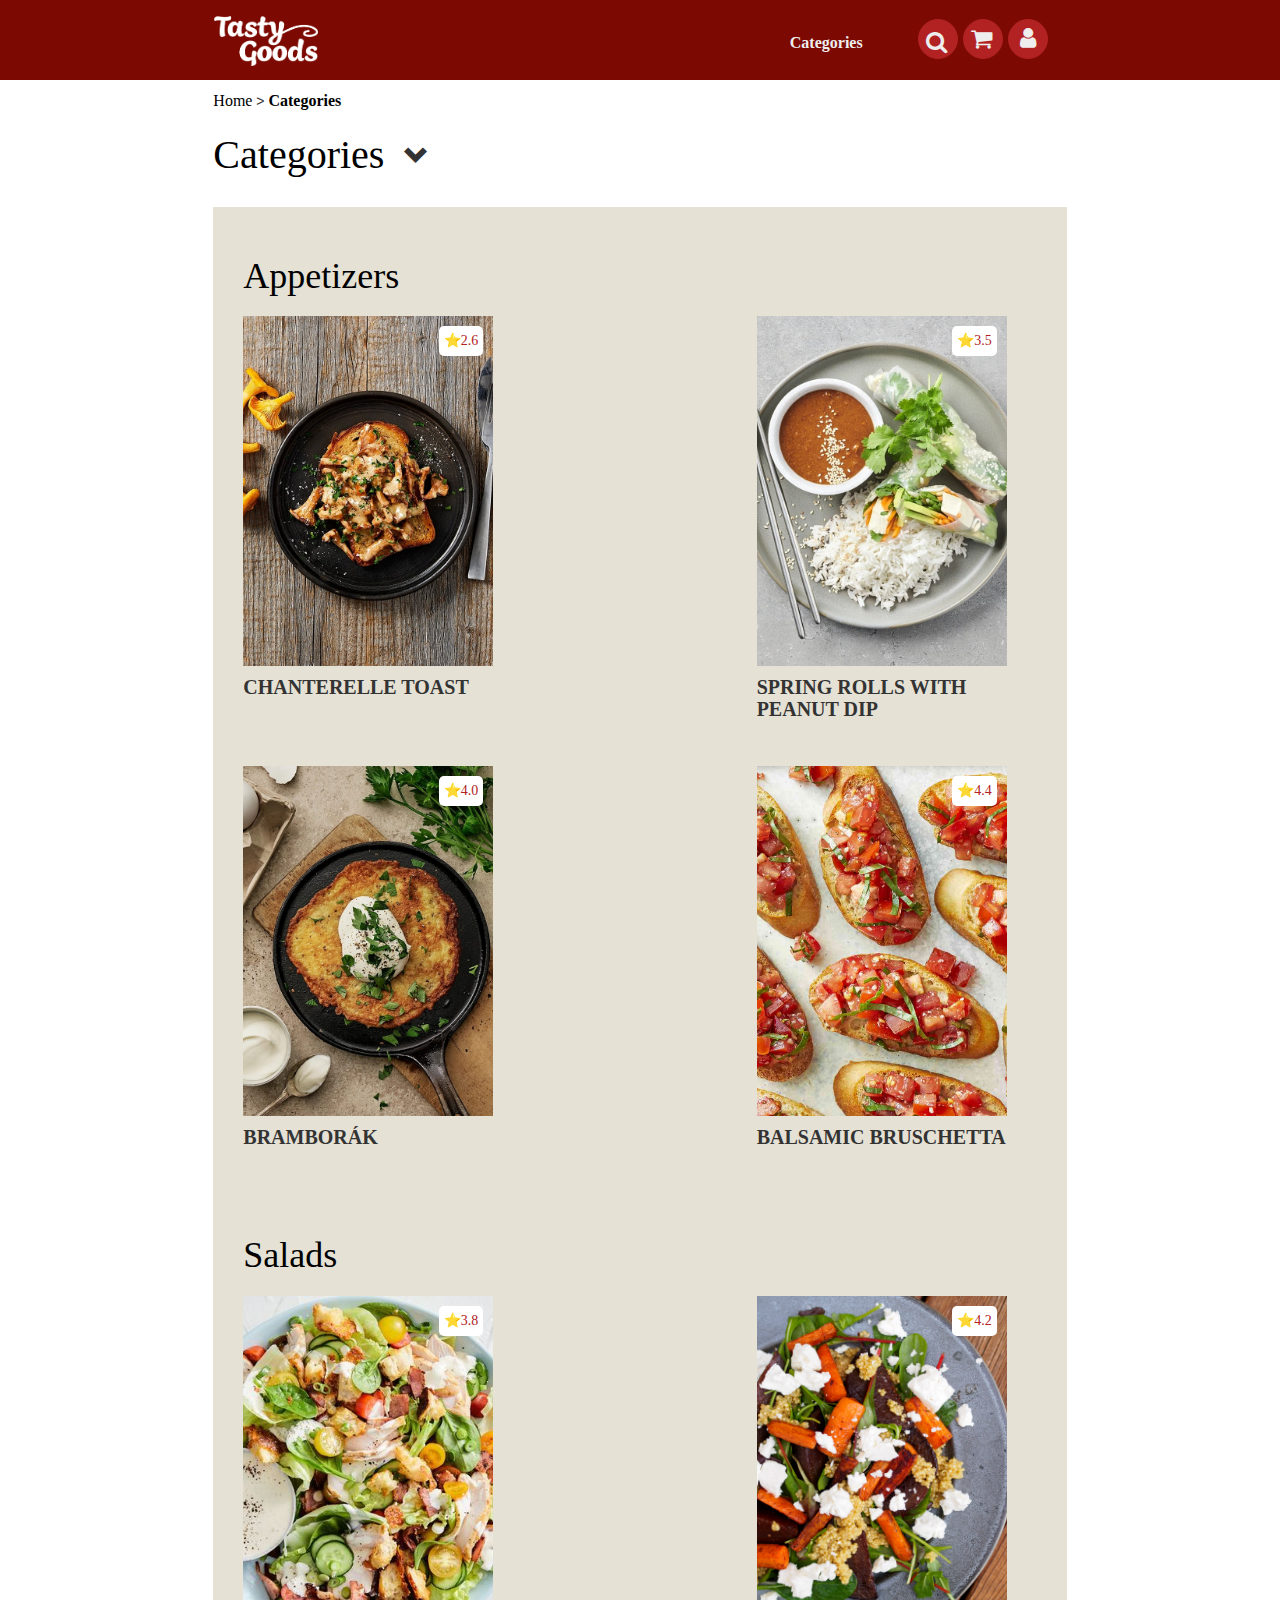
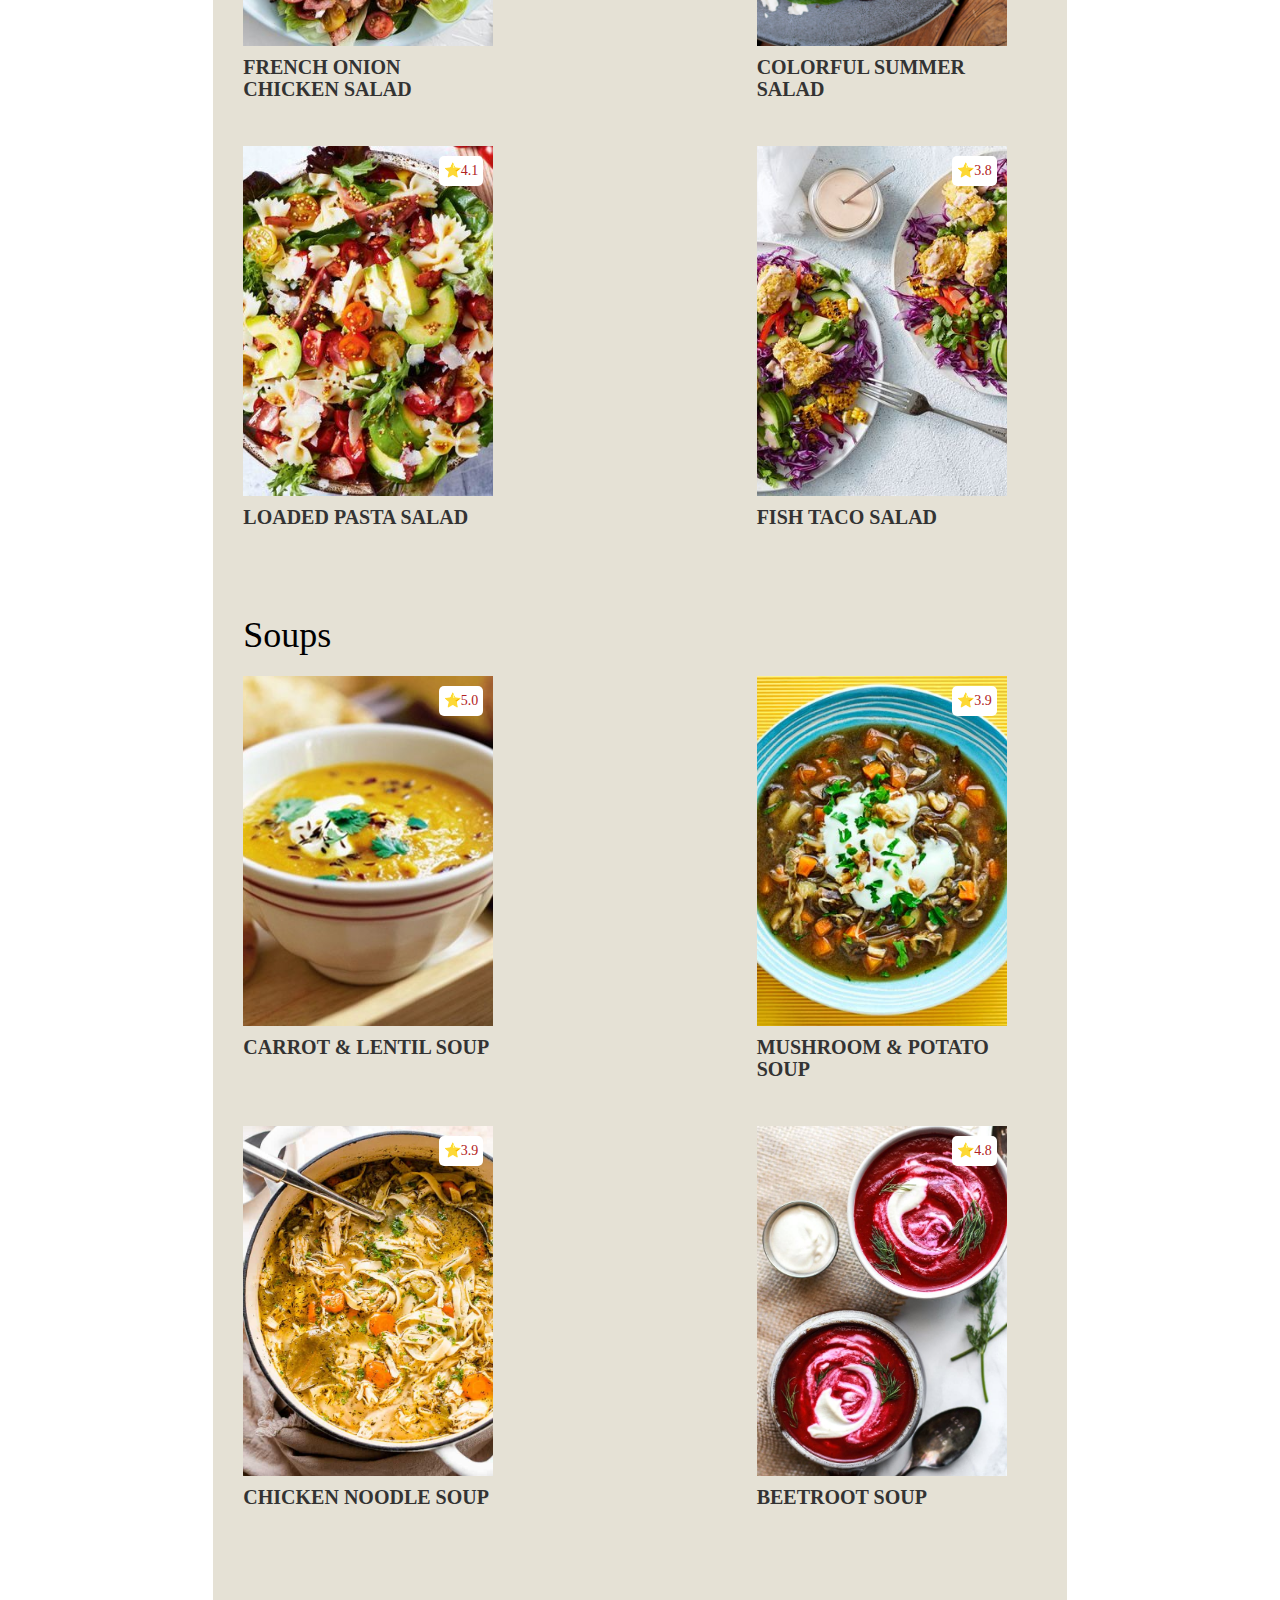
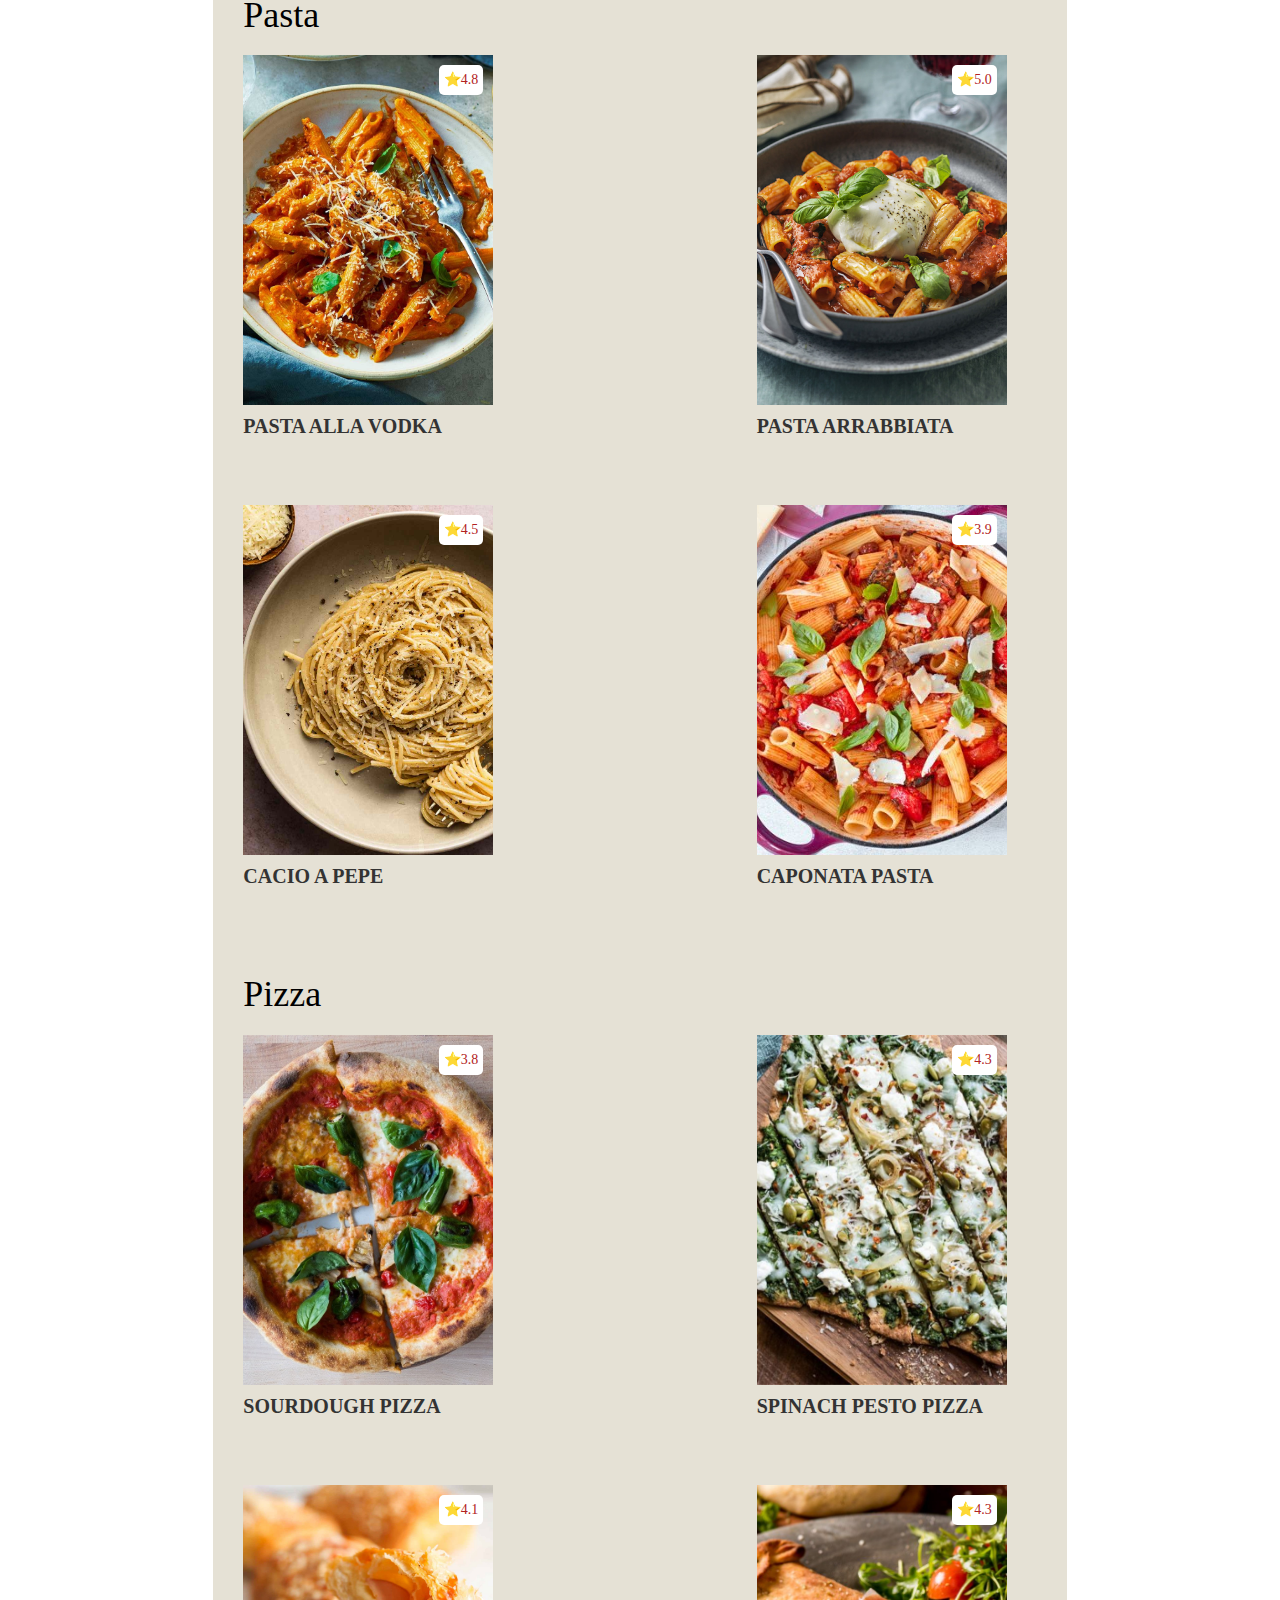
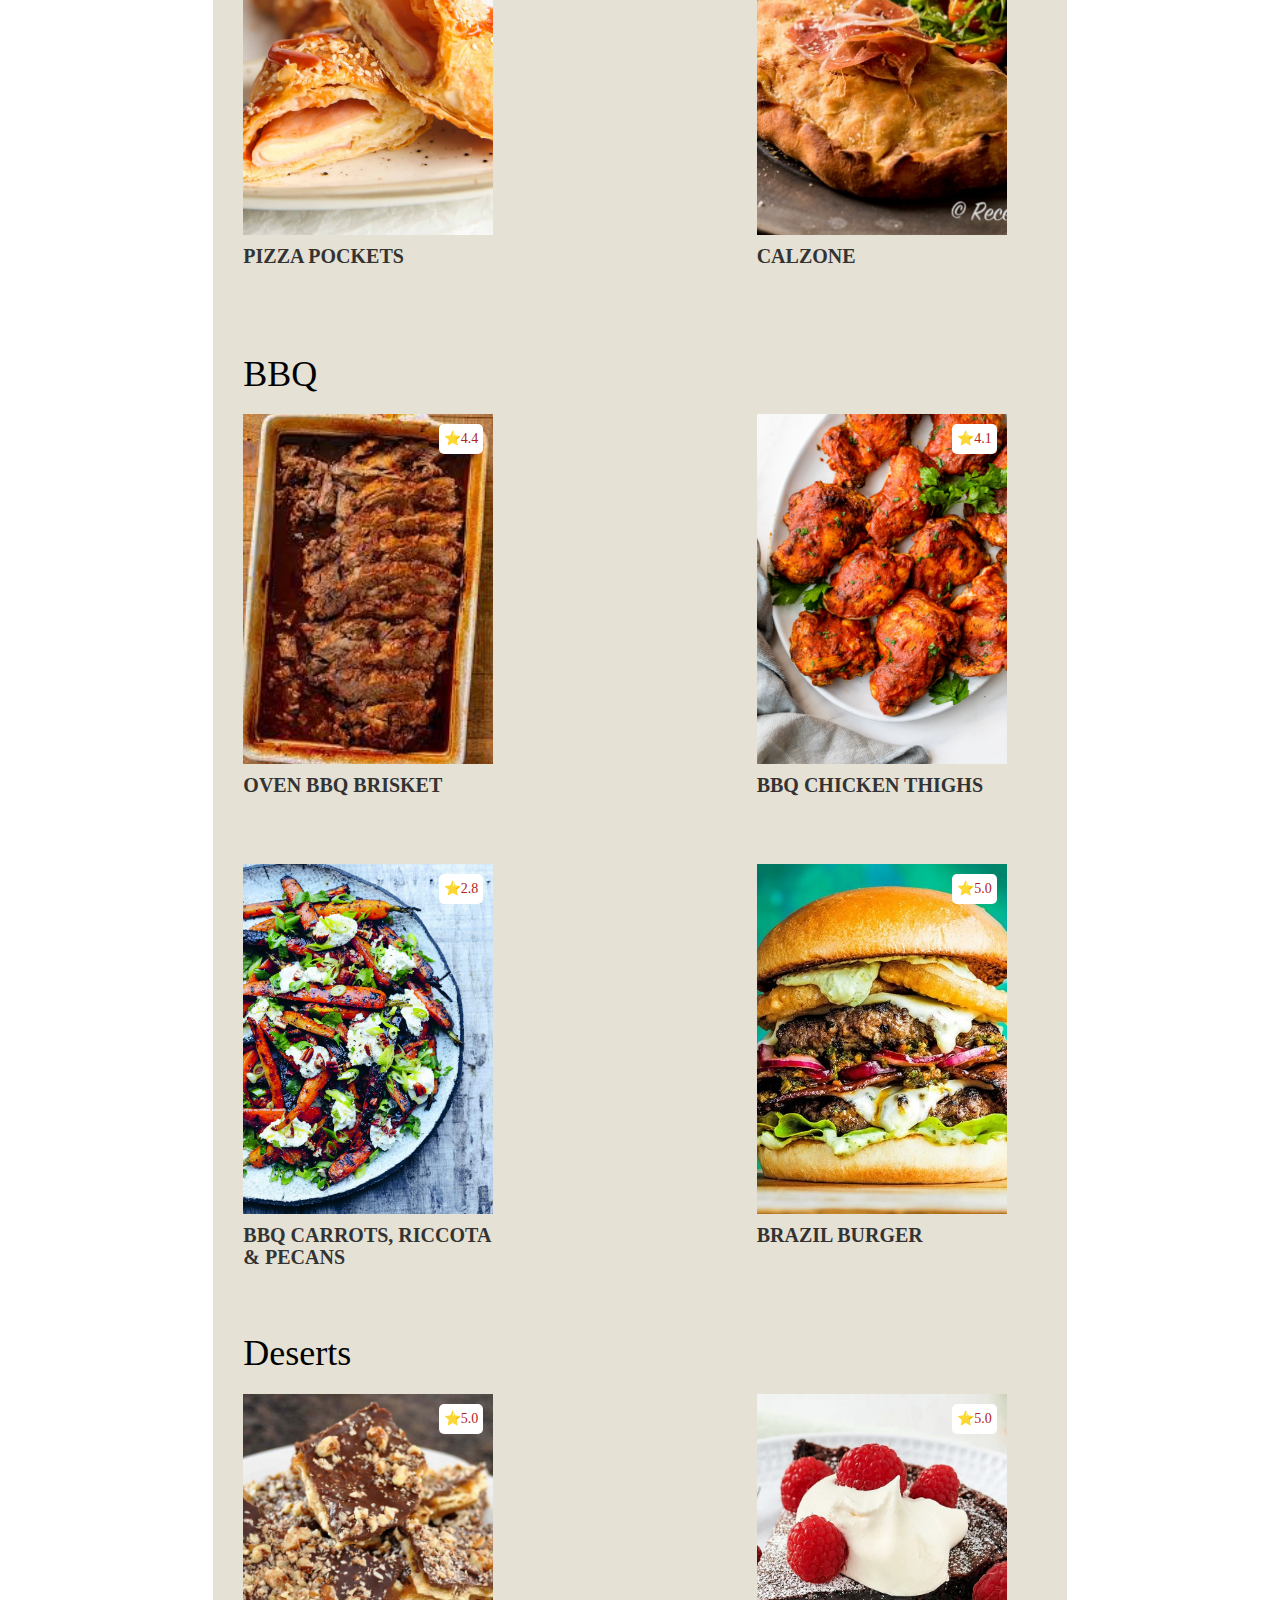
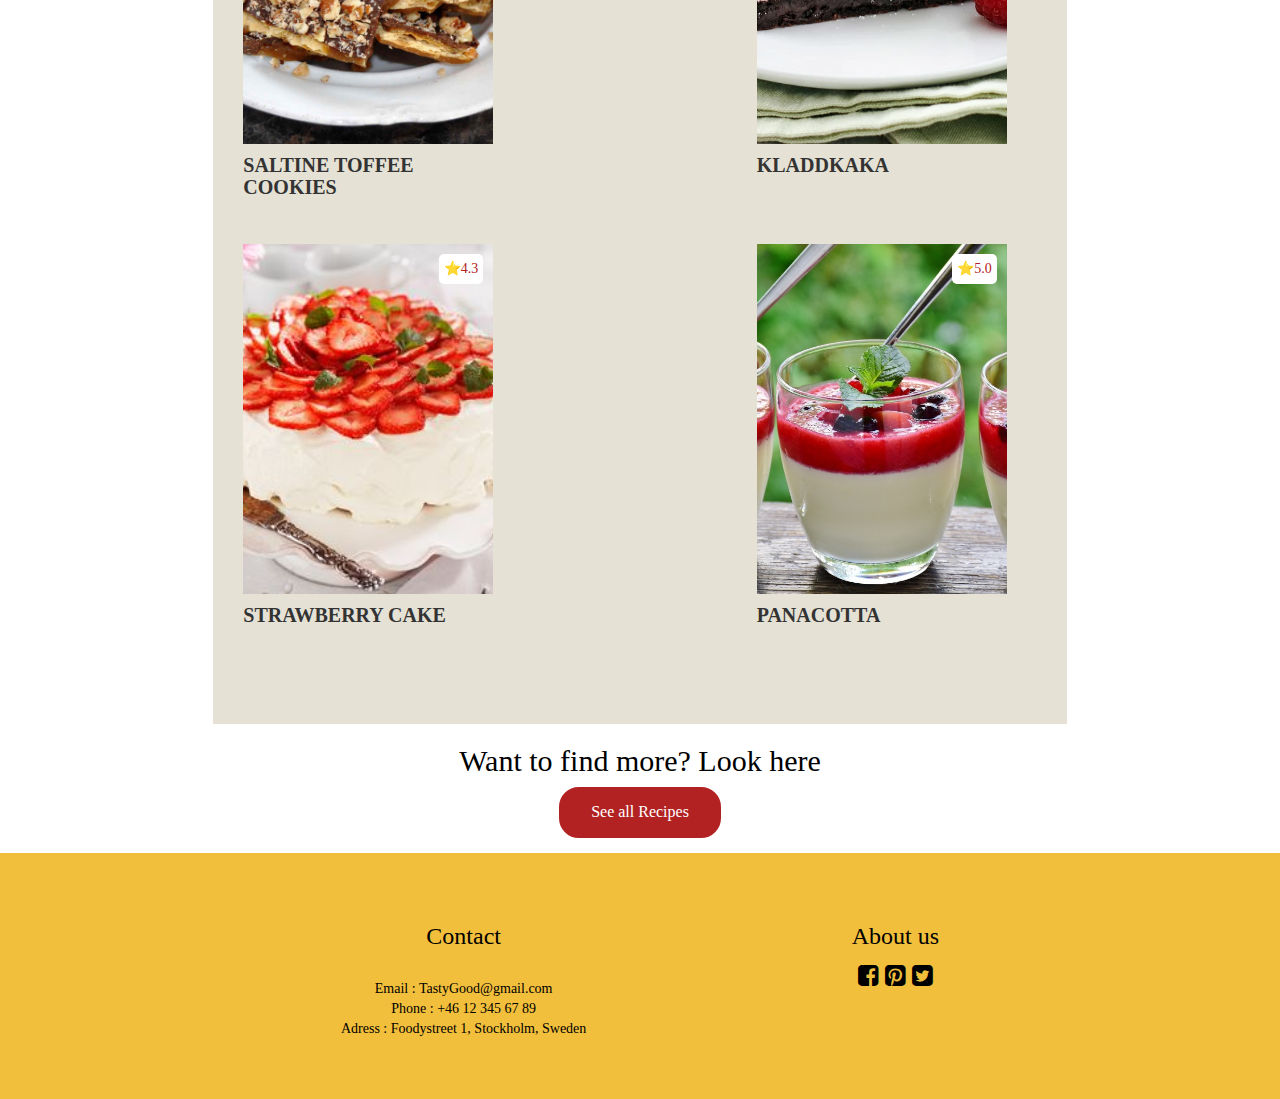
<file: categories.html>
<!DOCTYPE html>
<html lang="en">
<head>
    <meta charset="UTF-8">
    <meta http-equiv="X-UA-Compatible" content="IE=edge">
    <meta name="viewport" content="width=device-width, initial-scale=1.0">
    <title>Categories</title>
    <link rel="stylesheet" href="grid.css">
    <link rel="stylesheet" href="Homepage.css">
    <link rel="stylesheet" href="categories.css">
    <link rel="stylesheet" href="https://cdnjs.cloudflare.com/ajax/libs/font-awesome/4.7.0/css/font-awesome.min.css">
    <link rel="stylesheet" href="https://maxcdn.bootstrapcdn.com/bootstrap/3.3.7/css/bootstrap.min.css">
</head>
<body>
    <!------------- header --------------->
    <div class="headbox">
        <div class ="navbar">
            <a href="index.html"><img class="Logotype" src="IMG/Logotype.png" alt="Tasty Goods logotype"/></a>
            <div class="navbox">
                <a class="link" style="text-decoration:none;" href="categories.html"><p id="navtext" class="navtext">Categories</p></a>
                    <div class="box">
                         <form id="Inputbox" name="search">
                            <input type="text" class="input" name="txt" onmouseout="this.value = ''; this.blur();">
                        </form>
                        <i class="fa fa-search" aria-hidden="true" style="font-size: 23px;"></i>
                     </div>
                     <a href="checkout.html"><div class="navicon1"><i class="fa fa-shopping-cart" style="font-size: 23px;"></i></div></a>
                <a href="account.html"><div class="navicon"><i class="fa fa-user" style="font-size: 23px;"></i></div></a>
        
            </div>
        </div>
    </div>
    <!------------- content --------------->
    

<div class="title-container">
    
    <!----title---->
<section class="title-section"><div class="breadcrumbs">
        <a href="index.html">Home</a>  >  <strong style="color: black;">Categories</strong>
    </div>
        <h1 class="categories-headline">Categories</h1>
             <!---dropdownmenu---->
<div class="categoriesMenu">
            <span class="glyphicon glyphicon-chevron-down"></span>
        <div class="dropdownBox">
            <a href="#category-subheading-appetizers">appetizers</a>
            <a href="#category-subheading-salads">salads</a>
            <a href="#category-subheading-soups">soups</a>
            <a href="#category-subheading-pasta">pasta</a>
            <a href="#category-subheading-pizza">pizza</a>
            <a href="#category-subheading-bbq">BBQ</a>
            <a href="#category-subheading-deserts">deserts</a>
            <a href="allrecipes.html">all recipes</a></div>
       </div>
    </section>



<!----the categories----->
 <div class="container-content">   <h1 id="category-subheading-appetizers">appetizers</h1>
        <div class="category-sections">
         <!-- appetizers -->
            <div class="product-container">
            <div class="product-card">
                <div class="product-image">
                    <img src="IMG/5-2.jpg" class="product-thumb" alt="Picture of a plate with chanterelle toast">
                    <span class="ratings">⭐2.6</span>
                    <button class="card-btn">add to favorites</button>
                    <span class="spec-info"><strong>Time</strong> </br>25 min</br></br> <strong>Difficulty</strong> </br>Intermediate</br></br><strong>Price</strong></br> 5.00€ per portion</span>
                </div>
                <div class="product-info">
                    <h2 class="recipe-name">Chanterelle Toast </h2>
                </div>
            </div>

            <div class="product-card">
                <div class="product-image">
                    <img src="IMG/5-3.jpg" class="product-thumb" alt="Picture of a plate with spring rolls with a small bowl of peanut dip">
                    <span class="ratings">⭐3.5</span>
                    <button class="card-btn">add to favorites</button>
                    <span class="spec-info"><strong>Time</strong> </br>30 min</br></br> <strong>Difficulty</strong> </br>intermediate</br></br><strong>Price</strong></br> 6.00€ per portion</span>
                </div>
                <div class="product-info">
                    <h2 class="recipe-name">Spring rolls with peanut dip</h2>
                </div>
            </div>

            <div class="product-card">
                <div class="product-image">
                    <img src="IMG/5-1.png" class="product-thumb" alt="Picture of a plate with Bramborák">
                    <span class="ratings">⭐4.0</span>
                    <button class="card-btn">add to favorites</button>
                    <span class="spec-info"><strong>Time</strong> </br>30 min</br></br> <strong>Difficulty</strong> </br>Intermediate</br></br><strong>Price</strong></br> 4.00€ per portion</span>
                </div>
                <div class="product-info">
                    <h2 class="recipe-name">Bramborák </h2>
                </div>
            </div>

            <div class="product-card">
                <div class="product-image">
                    <img src="IMG/5-4.jpg" class="product-thumb" alt="Picture of a dozen Bruschetta with tomato and Balsamic vinegar">
                    <span class="ratings">⭐4.4</span>
                    <button class="card-btn">add to favorites</button>
                    <span class="spec-info"><strong>Time</strong> </br>20 min</br></br> <strong>Difficulty</strong> </br>Beginner</br></br><strong>Price</strong></br> 4.50€ per portion</span>
                </div>
                <div class="product-info">
                    <h2 class="recipe-name">Balsamic Bruschetta </h2>
                </div>
            </div>

        </div>
        </div> <h1 id="category-subheading-salads">salads</h1>
        <div class="category-sections">
           
        <div class="product-container">
            <div class="product-card">
                <div class="product-image">
                    <img src="IMG/5-5.jpg" class="product-thumb" alt="Picture of a bowl with french onion chicken salad">
                    <span class="ratings">⭐3.8</span>
                    <button class="card-btn">add to favorites</button>
                    <span class="spec-info"><strong>Time</strong> </br>40 min</br></br> <strong>Difficulty</strong> </br>Beginner</br></br><strong>Price</strong></br> 5.00€ per portion</span>
                </div>
                <div class="product-info">
                    <h2 class="recipe-name">French onion chicken salad </h2>
                </div>
            </div>

            <div class="product-card">
                <div class="product-image">
                    <img src="IMG/5-6.jpg" class="product-thumb" alt="Picture of a bowl with a colorful summer salad">
                    <span class="ratings">⭐4.2</span>
                    <button class="card-btn">add to favorites</button>
                    <span class="spec-info"><strong>Time</strong> </br>40 min</br></br> <strong>Difficulty</strong> </br>Beginner</br></br><strong>Price</strong></br> 4.50€ per portion</span>
                </div>
                <div class="product-info">
                    <h2 class="recipe-name">Colorful summer salad </h2>
                </div>
            </div>

            <div class="product-card">
                <div class="product-image">
                    <img src="IMG/5-7.jpg" class="product-thumb" alt="Picture of a bowl with a loaded pasta salad">
                    <span class="ratings">⭐4.1</span>
                    <button class="card-btn">add to favorites</button>
                    <span class="spec-info"><strong>Time</strong> </br>15 min</br></br> <strong>Difficulty</strong> </br>Beginner</br></br><strong>Price</strong></br> 5.00€ per portion</span>
                </div>
                <div class="product-info">
                    <h2 class="recipe-name">Loaded pasta salad </h2>
                </div>
            </div>

            <div class="product-card">
                <div class="product-image">
                    <img src="IMG/5-8.jpg" class="product-thumb" alt="Picture of two bowls with fish taco salad">
                    <span class="ratings">⭐3.8</span>
                    <button class="card-btn">add to favorites</button>
                    <span class="spec-info"><strong>Time</strong> </br>35 min</br></br> <strong>Difficulty</strong> </br>Beginner</br></br><strong>Price</strong></br> 5.50€ per portion</span>
                </div>
                <div class="product-info">
                    <h2 class="recipe-name">Fish taco salad </h2>
                </div>
            </div>

        </div>
        </div><h1 id="category-subheading-soups">Soups</h1>
        <div class="category-sections">
            <!-- soups -->
            <div class="product-container">
            <div class="product-card">
                <div class="product-image">
                    <img src="IMG/caleso.jpg" class="product-thumb" alt="Picture of a bowl with carrot and lentil soup">
                    <span class="ratings">⭐5.0</span>
                    <button class="card-btn">add to favorites</button>
                    <span class="spec-info"><strong>Time</strong> </br>25 min</br></br> <strong>Difficulty</strong> </br>Beginner</br></br><strong>Price</strong></br> 3.00€ per portion</span>
                </div>
                <div class="product-info">
                    <h2 class="recipe-name">Carrot & lentil soup </h2>
                </div>
            </div>

            <div class="product-card">
                <div class="product-image">
                    <img src="IMG/muposo.jpg" class="product-thumb" alt="Picture of a mushroom and potato soup">
                    <span class="ratings">⭐3.9</span>
                    <button class="card-btn">add to favorites</button>
                    <span class="spec-info"><strong>Time</strong> </br>25 min</br></br> <strong>Difficulty</strong> </br>Beginner</br></br><strong>Price</strong></br>3.50€ per portion</span>
                </div>
                <div class="product-info">
                    <h2 class="recipe-name">Mushroom & potato soup </h2>
                </div>
            </div>

            <div class="product-card">
                <div class="product-image">
                    <img src="IMG/chnoso.jpg" class="product-thumb" alt="Picture of a chicken noodle soup">
                    <span class="ratings">⭐3.9</span>
                    <button class="card-btn">add to favorites</button>
                    <span class="spec-info"><strong>Time</strong> </br>45 min</br></br> <strong>Difficulty</strong> </br>Intermediate</br></br><strong>Price</strong></br> 6.00€ per portion</span>
                </div>
                <div class="product-info">
                    <h2 class="recipe-name">chicken noodle soup </h2>
                </div>
            </div>

            <div class="product-card">
                <div class="product-image">
                    <img src="IMG/beroso.jpg" class="product-thumb" alt="Picture of two bowls with beetroot soup">
                    <span class="ratings">⭐4.8</span>
                    <button class="card-btn">add to favorites</button>
                    <span class="spec-info"><strong>Time</strong> </br>20 min</br></br> <strong>Difficulty</strong> </br>Beginner</br></br><strong>Price</strong></br> 2.50€ per portion</span>
                </div>
                <div class="product-info">
                    <h2 class="recipe-name">beetroot soup </h2>
                </div>
            </div>

        </div>
        </div> <h1 id="category-subheading-pasta">pasta</h1>
        <div class="category-sections">
           <!-- pasta -->
            <div class="product-container">
            <div class="product-card">
                <div class="product-image">
                    <img src="IMG/paalvo.jpg" class="product-thumb" alt="Picture of a bowl with pasta alla vodka">
                    <span class="ratings">⭐4.8</span>
                    <button class="card-btn">add to favorites</button>
                    <span class="spec-info"><strong>Time</strong> </br>30 min</br></br> <strong>Difficulty</strong> </br>Beginner</br></br><strong>Price</strong></br> 7.00€ per portion</span>
                </div>
                <div class="product-info">
                    <h2 class="recipe-name">Pasta alla vodka </h2>
                </div>
            </div>

            <div class="product-card">
                <div class="product-image">
                    <img src="IMG/1-1.png" class="product-thumb" alt="Picture of a bowl with pasta arrabbiata">
                    <span class="ratings">⭐5.0</span>
                    <button class="card-btn">add to favorites</button>
                    <span class="spec-info"><strong>Time</strong> </br>20 min</br></br> <strong>Difficulty</strong> </br>Intermediate</br></br><strong>Price</strong></br> 6.50€ per portion</span>
                </div>
                <div class="product-info">
                    <h2 class="recipe-name">Pasta arrabbiata </h2>
                </div>
            </div>

            <div class="product-card">
                <div class="product-image">
                    <img src="IMG/cacio.jpg" class="product-thumb" alt="picture of a bowl with cacio a pepe">
                    <span class="ratings">⭐4.5</span>
                    <button class="card-btn">add to favorites</button>
                    <span class="spec-info"><strong>Time</strong> </br>25 min</br></br> <strong>Difficulty</strong> </br>Beginner</br></br><strong>Price</strong></br> 3.00€ per portion</span>
                </div>
                <div class="product-info">
                    <h2 class="recipe-name">cacio a pepe </h2>
                </div>
            </div>

            <div class="product-card">
                <div class="product-image">
                    <img src="IMG/caponata.jpg" class="product-thumb" alt="Picture of a pot with caponata pasta">
                    <span class="ratings">⭐3.9</span>
                    <button class="card-btn">add to favorites</button>
                    <span class="spec-info"><strong>Time</strong> </br>20 min</br></br> <strong>Difficulty</strong> </br>Advanced</br></br><strong>Price</strong></br> 6.00€ per portion</span>
                </div>
                <div class="product-info">
                    <h2 class="recipe-name">caponata pasta </h2>
                </div>
            </div>

        </div>
        </div> <h1 id="category-subheading-pizza">pizza</h1>
        <div class="category-sections">
           <!-- pizza -->
            <div class="product-container">
            <div class="product-card">
                <div class="product-image">
                    <img src="IMG/sourpi.jpg" class="product-thumb" alt="Picture of a sourdough pizza">
                    <span class="ratings">⭐3.8</span>
                    <button class="card-btn">add to favorites</button>
                    <span class="spec-info"><strong>Time</strong> </br>12 hours</br></br> <strong>Difficulty</strong> </br>advanced</br></br><strong>Price</strong></br> 2.50€ per portion</span>
                </div>
                <div class="product-info">
                    <h2 class="recipe-name">Sourdough pizza </h2>
                </div>
            </div>

            <div class="product-card">
                <div class="product-image">
                    <img src="IMG/spinpi.jpg" class="product-thumb" alt="Picture of a cut spinach pesto pizza">
                    <span class="ratings">⭐4.3</span>
                    <button class="card-btn">add to favorites</button>
                    <span class="spec-info"><strong>Time</strong> </br>45 min</br></br> <strong>Difficulty</strong> </br>intermediate</br></br><strong>Price</strong></br> 6.00€ per portion</span>
                </div>
                <div class="product-info">
                    <h2 class="recipe-name">Spinach Pesto Pizza </h2>
                </div>
            </div>

            <div class="product-card">
                <div class="product-image">
                    <img src="IMG/pockets.jpg" class="product-thumb" alt="Picture of two pizza pockets halves">
                    <span class="ratings">⭐4.1</span>
                    <button class="card-btn">add to favorites</button>
                    <span class="spec-info"><strong>Time</strong> </br>40 min</br></br> <strong>Difficulty</strong> </br>Beginner</br></br><strong>Price</strong></br> 6.00€ per portion</span>
                </div>
                <div class="product-info">
                    <h2 class="recipe-name">pizza pockets </h2>
                </div>
            </div>

            <div class="product-card">
                <div class="product-image">
                    <img src="IMG/calz.jpg" class="product-thumb" alt="Picture of a calzone">
                    <span class="ratings">⭐4.3</span>
                    <button class="card-btn">add to favorites</button>
                    <span class="spec-info"><strong>Time</strong> </br>40 min</br></br> <strong>Difficulty</strong> </br>Intermediate</br></br><strong>Price</strong></br> 6.00€ per portion</span>
                </div>
                <div class="product-info">
                    <h2 class="recipe-name">Calzone </h2>
                </div>
            </div>

        </div>
        </div><h1 id="category-subheading-bbq">BBQ</h1>
        <div class="category-sections">
            <!-- BBQ -->
            <div class="product-container">
            <div class="product-card">
                <div class="product-image">
                    <img src="IMG/ovbris.jpg" class="product-thumb" alt="Picture of a oven bbq brisket">
                    <span class="ratings">⭐4.4</span>
                    <button class="card-btn">add to favorites</button>
                    <span class="spec-info"><strong>Time</strong> </br>4h 20 min</br></br> <strong>Difficulty</strong> </br>advanced</br></br><strong>Price</strong></br> 9.00€ per portion</span>
                </div>
                <div class="product-info">
                    <h2 class="recipe-name">Oven bbq brisket </h2>
                </div>
            </div>

            <div class="product-card">
                <div class="product-image">
                    <img src="IMG/chth.jpg" class="product-thumb" alt="Picture of bbq marinated chicken thighs">
                    <span class="ratings">⭐4.1</span>
                    <button class="card-btn">add to favorites</button>
                    <span class="spec-info"><strong>Time</strong> </br>40 min</br></br> <strong>Difficulty</strong> </br>intermediate</br></br><strong>Price</strong></br> 5.00€ per portion</span>
                </div>
                <div class="product-info">
                    <h2 class="recipe-name">BBQ chicken thighs </h2>
                </div>
            </div>

            <div class="product-card">
                <div class="product-image">
                    <img src="IMG/caripe.jpg" class="product-thumb" alt="Picture of a plate with bbq carrots, riccota and pecans">
                    <span class="ratings">⭐2.8</span>
                    <button class="card-btn">add to favorites</button>
                    <span class="spec-info"><strong>Time</strong> </br>45 min</br></br> <strong>Difficulty</strong> </br>Beginner</br></br><strong>Price</strong></br> 4.70€ per portion</span>
                </div>
                <div class="product-info">
                    <h2 class="recipe-name">bbq carrots, riccota & pecans </h2>
                </div>
            </div>

            <div class="product-card">
                <div class="product-image">
                    <img src="IMG/brazil.jpg" class="product-thumb" alt="Picture of a Brazil burger">
                    <span class="ratings">⭐5.0</span>
                    <button class="card-btn">add to favorites</button>
                    <span class="spec-info"><strong>Time</strong> </br>30 min</br></br> <strong>Difficulty</strong> </br>Beginner</br></br><strong>Price</strong></br> 8.00€ per portion</span>
                </div>
                <div class="product-info">
                    <h2 class="recipe-name">Brazil burger </h2>
                </div>
            </div>

        </div>
        </div> <h1 id="category-subheading-deserts">deserts</h1>
        <div class="category-sections">
           <!-- deserts -->
            <div class="product-container">
            <div class="product-card">
                <div class="product-image">
                    <img src="IMG/saltine.jpg" class="product-thumb" alt="Picture of a dozen saltine toffee cookies">
                    <span class="ratings">⭐5.0</span>
                    <button class="card-btn">add to favorites</button>
                    <span class="spec-info"><strong>Time</strong> </br>1 hour</br></br> <strong>Difficulty</strong> </br>advanced</br></br><strong>Price</strong></br> 15.00€ per portion</span>
                </div>
                <div class="product-info">
                    <h2 class="recipe-name">Saltine Toffee cookies</h2>
                </div>
            </div>

            <div class="product-card">
                <div class="product-image">
                    <img src="IMG/kladd.jpg" class="product-thumb" alt="Picture of a kladdkaka with whipped cream and raspberries">
                    <span class="ratings">⭐5.0</span>
                    <button class="card-btn">add to favorites</button>
                    <span class="spec-info"><strong>Time</strong> </br>45 min</br></br> <strong>Difficulty</strong> </br>beginner</br></br><strong>Price</strong></br> 8.00€ per portion</span>
                </div>
                <div class="product-info">
                    <h2 class="recipe-name">kladdkaka </h2>
                </div>
            </div>

            <div class="product-card">
                <div class="product-image">
                    <img src="IMG/jordgubbe.jpg" class="product-thumb" alt="Picture of a strawberry cake">
                    <span class="ratings">⭐4.3</span>
                    <button class="card-btn">add to favorites</button>
                    <span class="spec-info"><strong>Time</strong> </br>1h 20 min</br></br> <strong>Difficulty</strong> </br>intermediate</br></br><strong>Price</strong></br> 22.00€ per portion</span>
                </div>
                <div class="product-info">
                    <h2 class="recipe-name">strawberry cake </h2>
                </div>
            </div>

            <div class="product-card">
                <div class="product-image">
                    <img src="IMG/pann.jpg" class="product-thumb" alt="Picture of three cups with pannacotta">
                    <span class="ratings">⭐5.0</span>
                    <button class="card-btn">add to favorites</button>
                    <span class="spec-info"><strong>Time</strong> </br>4h 20min</br></br> <strong>Difficulty</strong> </br>intermediate</br></br><strong>Price</strong></br> 14.00€ per portion</span>
                </div>
                <div class="product-info">
                    <h2 class="recipe-name">panacotta </h2>
                </div>
            </div>
            
        </div>
        </div>
        

</div>
</div>
<!-----All recipes btn----->
<div class="box-text">
    <h2 style="color: black;">Want to find more? Look here </h2>
    <a href="allrecipes.html"><button class="bu-allRecipes">See all Recipes</button></a>
</div>

<!------------- footer --------------->
<div class="footer">
    <div class="footcontent">
        <div>
            <h3 style="font-family: Verdana; color: black;">Contact</h3>
            <p style="color: black;"></br>Email : TastyGood@gmail.com</br>
            Phone : +46 12 345 67 89</br>Adress : Foodystreet 1, Stockholm, Sweden</p>
        </div>
        <div style="color: black;">
            <a class="link" href="aboutus.html"><h3>About us</h3></a>
            <p class="foot-icons">
                <i class="fa fa-facebook-square"></i>
                <i class="fa fa-pinterest-square"></i>
                <i class="fa fa-twitter-square"></i>
            </p>
        </div>
    </div>
</div>  

<script src="search.js" defer></script>
</body>
</html>
</file>
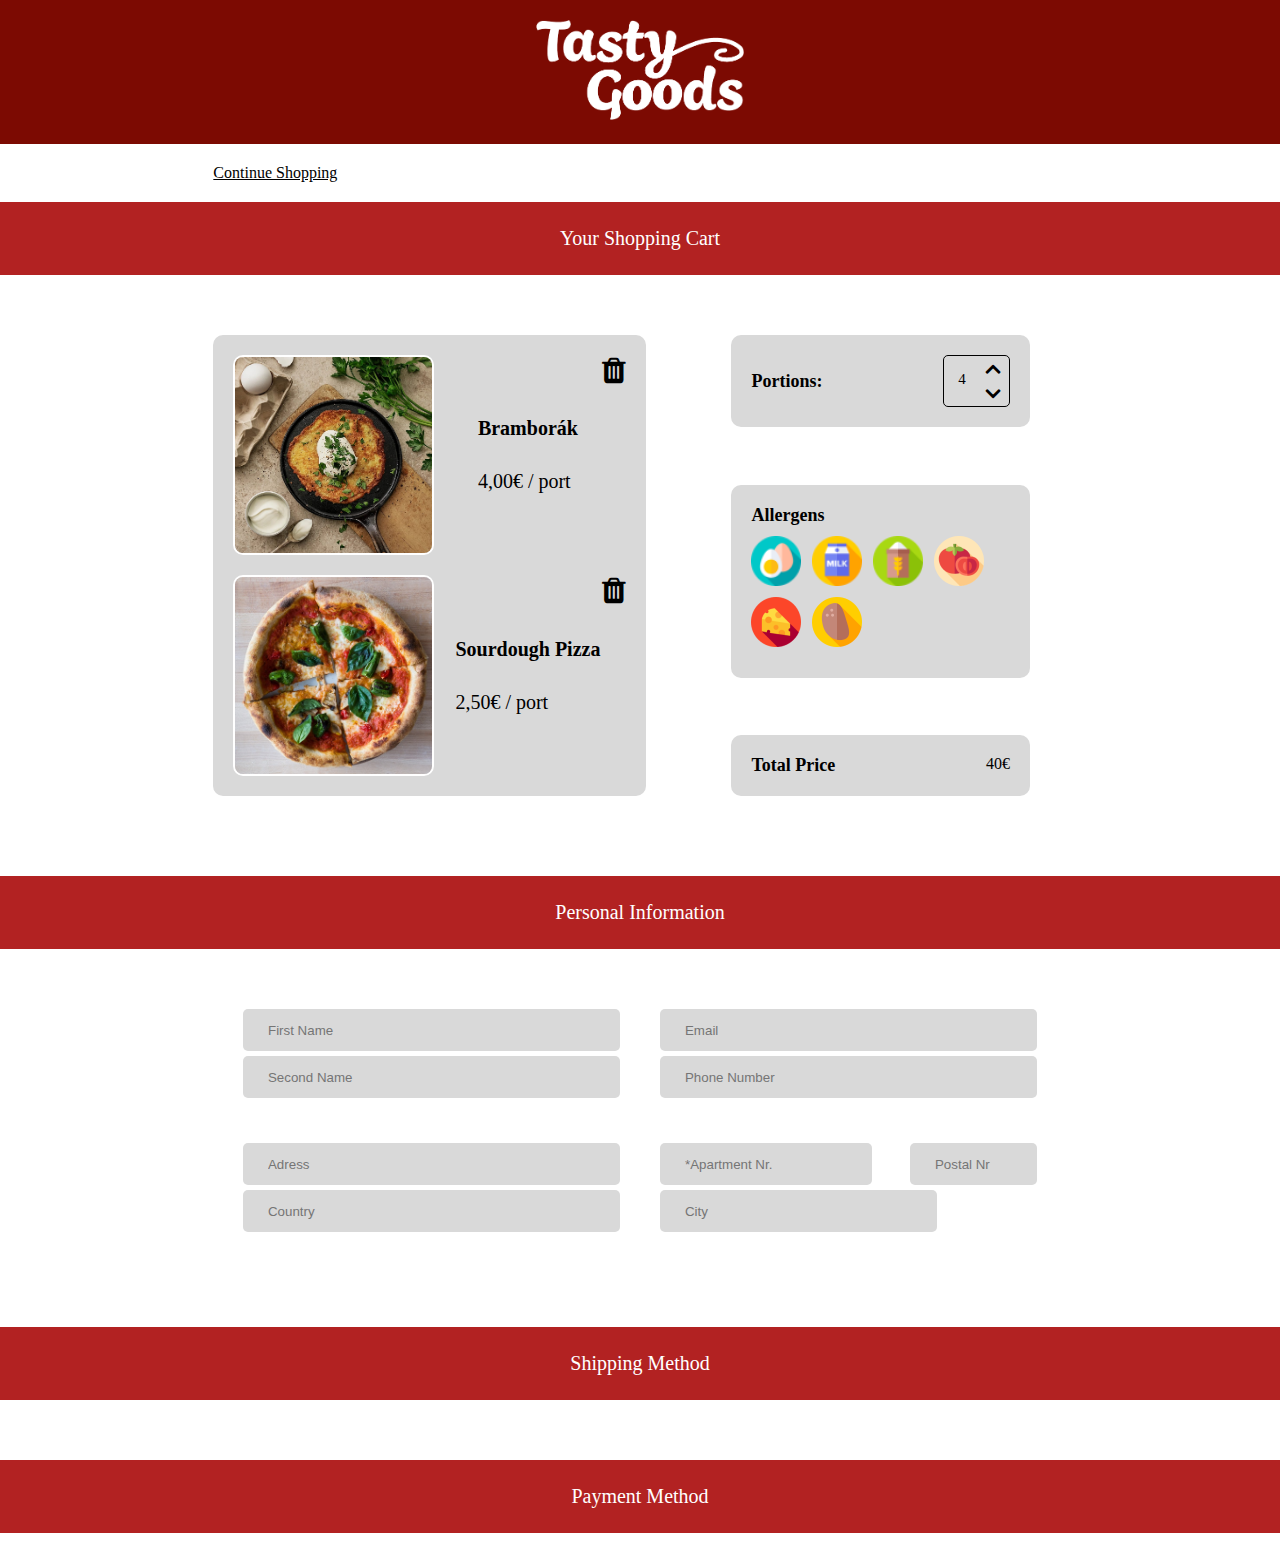
<file: checkout.html>
<!DOCTYPE html>
<html lang="en">
<head>
    <meta charset="UTF-8">
    <meta http-equiv="X-UA-Compatible" content="IE=edge">
    <meta name="viewport" content="width=device-width, initial-scale=1.0">
    <title>Checkout</title>
    <link rel="stylesheet" href="Homepage.css">
    <link rel="stylesheet" href="grid.css">
    <link rel="stylesheet" href="https://cdnjs.cloudflare.com/ajax/libs/font-awesome/4.7.0/css/font-awesome.min.css">
    <link rel="stylesheet" href="checkout.css">
    <script src="checkout.js"></script>
</head>
<body>
    <!-------------------- header ------------------->
    <header>
        <a href="index.html"><img class="checkout-Logo"src="IMG/Logotype.png" alt="Tasty Goods logotype"></img></a> 
    </header>
    <!-------------------- checkout ------------------->
     <div class="container">
     
   
    <!------------------ my shopping cart --------------------->
        <a class="continue-shopping-breadcrumb" href="index.html">Continue Shopping</a>
        <div class="sub-header">
                <h3>your shopping cart</h3>
            </div>
    <div class="your-shopping-cart">
            
            <div class="item-container">
                <div class="item-1">
                    <img class="cart-img" src="IMG/5-1.png" alt="Picture of a plate with Bramborák"/>
                    <div class="item-info">
                        <p class="item-name">Bramborák</p>
                        <p class="item-price">4,00€ / port</p>
                    </div>
                    <i class="fa fa-trash"></i>
                </div>
                <div class="item-1" style="margin-bottom:0px;">
                <img class="cart-img" src="IMG/sourpi.jpg" alt="Picture of a sourdough pizza"/>
                    <div class="item-info">
                        <p class="item-name">Sourdough Pizza</p>
                        <p class="item-price">2,50€ / port</p>
                    </div>
                    <i class="fa fa-trash"></i>
            </div>
        </div>
            <div class="right-side-info">
                <div class="portions">
                    <p class="portions-text">portions:</p>
                    <div class="portionbox-box"><div class="portions-box">
                        <p id="portion-number">4</p>
                    </div>
                    <div class="portion-arrows">
                        <i class='fa fa-angle-up'></i>
                        <i class="fa fa-angle-down"></i>
                    </div>
                </div></div>
                    
                <div class="allergens">
                    <div class="allergen-flex">
                        <p class="allergen-headline">allergens</p>
                        <div class="allergen-icons">
                            <img class="allergen-img" src="IMG/eggs.png" alt="icon of eggs"/>
                            <img class="allergen-img" src="IMG/milk.png" alt="icon of milk"/>
                            <img class="allergen-img" src="IMG/wheat.png" alt="icon of gluten"/>
                            <img class="allergen-img" src="IMG/tomato.png" alt="icon of tomato"/>
                            <img class="allergen-img" src="IMG/cheese.png" alt="icon of cheese"/>
                            <img class="allergen-img" src="IMG/potato.png" alt="icon of potato"/>
                        </div>
                    </div>
                </div>
                <div class="total-cost">
                    <p class="total-cost-text">total price</p>
                    <p class="total-cost-number">40€</p>
                </div>
        </div>
    </div>
    <!------------------ personal information --------------------->
<div class="sub-header-two">
    <h3>personal information</h3>
</div>
<div id="personal-information">
    <div class="PI1">
        <div class="name">
            <input class="long" placeholder="First Name">
            <input class="long" placeholder="Second Name">
        </div>
        <div class="email-phone">
            <input class="long" placeholder="Email">
            <input class="long" placeholder="Phone Number">
        </div>
    </div>
    <div class="billing-adress">
        <div class="adress-appart">
            <input class="long" placeholder="Adress">
            <input class="long" placeholder="Country">
        </div>
        <div class="country-city-postal">
            <div class="app-post-box">
                <input class="shorter" placeholder="*Apartment Nr.">
                <input class="short" placeholder="Postal Nr">
            </div>
            <input id="longer" placeholder="City">
        </div>
    </div>   
</div> 
<!------------------ shipping method --------------------->
 <div class="sub-header-three">
    <h3>shipping method</h3>
 </div>
 <div id="shipping-method">
    
    <div class="delivery-options">
        <div class="home-delivery-button">
            <i class="fa fa-home" id="home"></i>
            <p class="choose-delivery">Home Delivery</p>
        </div>
        <div class="pick-up-button">
            <i class="fa fa-truck" id="truck"></i>
            <p class="choose-delivery">Pick Up</p>
        </div>
    </div>
    <div class="shipping-speed">
        <div class="shipping-speed-normal">
            <!-- the following 1 line of code were adapted and changed for our preference from https://www.youtube.com/watch?v=kPrZdhJHU1c&ab_channel=Chidre%27sTechTutorials accessed: 06-12-2022  -->
            <input type="radio" name="deliveryspeed" id="normal">
            <label id="delivery-label" for="normal">Normal Delivery</label>
            <p class="delivery-text">Shipment is expected withing 3-5 workdays</p>
        </div>
        <div class="shipping-speed-express">
            <input type="radio" name="deliveryspeed" id="express">
            <label id="delivery-label" for="express">Express Delivery</label>
            <p class="delivery-text">Shipment is expected withing 3-5 workdays</p>
        </div>
        <div class="shipping-speed-specified">
            <input type="radio" name="deliveryspeed" id="specified">
            <label id="delivery-label" for="specified">Specified Delivery Date</label>
            <p class="delivery-text">Shipment is expected withing 3-5 workdays</br>
            NOTE! A week notice is mandatory!</p>
        </div>
    </div>
</div>
<!------------------ payment method --------------------->
 <div class="sub-header-four">
    <h3>Payment Method</h3>
 </div>
 <div id="payment-method">
        <div class="credit-debit-card">
            <div class="sub-head-credit">
                <div class="payment-input-box"><input type="radio" name="pay-method" id="Credit-or-Debit-Card">
                <label id="credit-debit-label" for="Credit-or-Debit-card">Credit/Debit</label></div>
                <div class="card-pictures"><img class="cardimages" src="IMG/visa.png"><img class="cardimages" src="IMG/mastercard.png"></div>
            </div>
            <div class="card-information">
                <div class="card-first-name">
                    <p class="pay-input-text">First Name</p>
                    <input class="pay-long" placeholder="Anna">
                </div>
                <div class="card-last-name">
                    <p class="pay-input-text">Last Name</p>
                    <input class="pay-long" placeholder="Svensson">
                </div>    
                <div class="card-number">
                    <p class="pay-input-text">Card Number</p>
                    <input class="pay-long" placeholder="1234 5678 9012 3456">
                </div>    
                <div class="card-expiration-date-CVV-CVC">
                    <div class="1234">
                    <p class="pay-input-text">Expiration Date</p>
                    <input class="pay-shorter" placeholder="month/year"></div>
                    <div class="5678">
                    <p class="pay-input-text">CVV/CVC</p>
                    <input id="pay-short" placeholder="123"></div>
                </div>    
            </div>
        </div>
        <div class="klarna">
            <div class="sub-head-credit">
                <div class="payment-input-box"><input type="radio" name="pay-method" id="Credit-or-Debit-Card">
                <label id="credit-debit-label" for="Credit-or-Debit-card">Klarna</label></div>
                <div class="card-pictures"><img class="cardimages" src="IMG/klarna.png"></div>
            </div>
        </div>
        <div class="bank-transfer">
            <div class="sub-head-credit">
                <div class="payment-input-box"><input type="radio" name="pay-method" id="Credit-or-Debit-Card">
                <label id="credit-debit-label" for="Credit-or-Debit-card">Bank Transfer</label></div>
                <div class="card-pictures"></div>
            </div>
        </div>
        <div class="pay-later">
            <div class="sub-head-credit">
                <div class="payment-input-box"><input type="radio" name="pay-method" id="Credit-or-Debit-Card">
                <label id="credit-debit-label" for="Credit-or-Debit-card">Pay Later</label></div>
                <div class="card-pictures"></div>
            </div>
        </div>
        <div class="paypal">
            <div class="sub-head-credit">
                <div class="payment-input-box"><input type="radio" name="pay-method" id="Credit-or-Debit-Card">
                <label id="credit-debit-label" for="Credit-or-Debit-card">PayPal</label></div>
                <div class="card-pictures"><img class="cardimages" src="IMG/paypal.png"></div>
            </div>
        </div>
</div> 
<!------------------ purchase button --------------------->
<div id="purchase-button">
    <a href="thankyou.html" class ="purchase-link"><button class="purchase-actual-button"> Purchase
    </button></a>
</div> 
<!------------------ end of container --------------------->
</div>


</body>
</html>
</file>
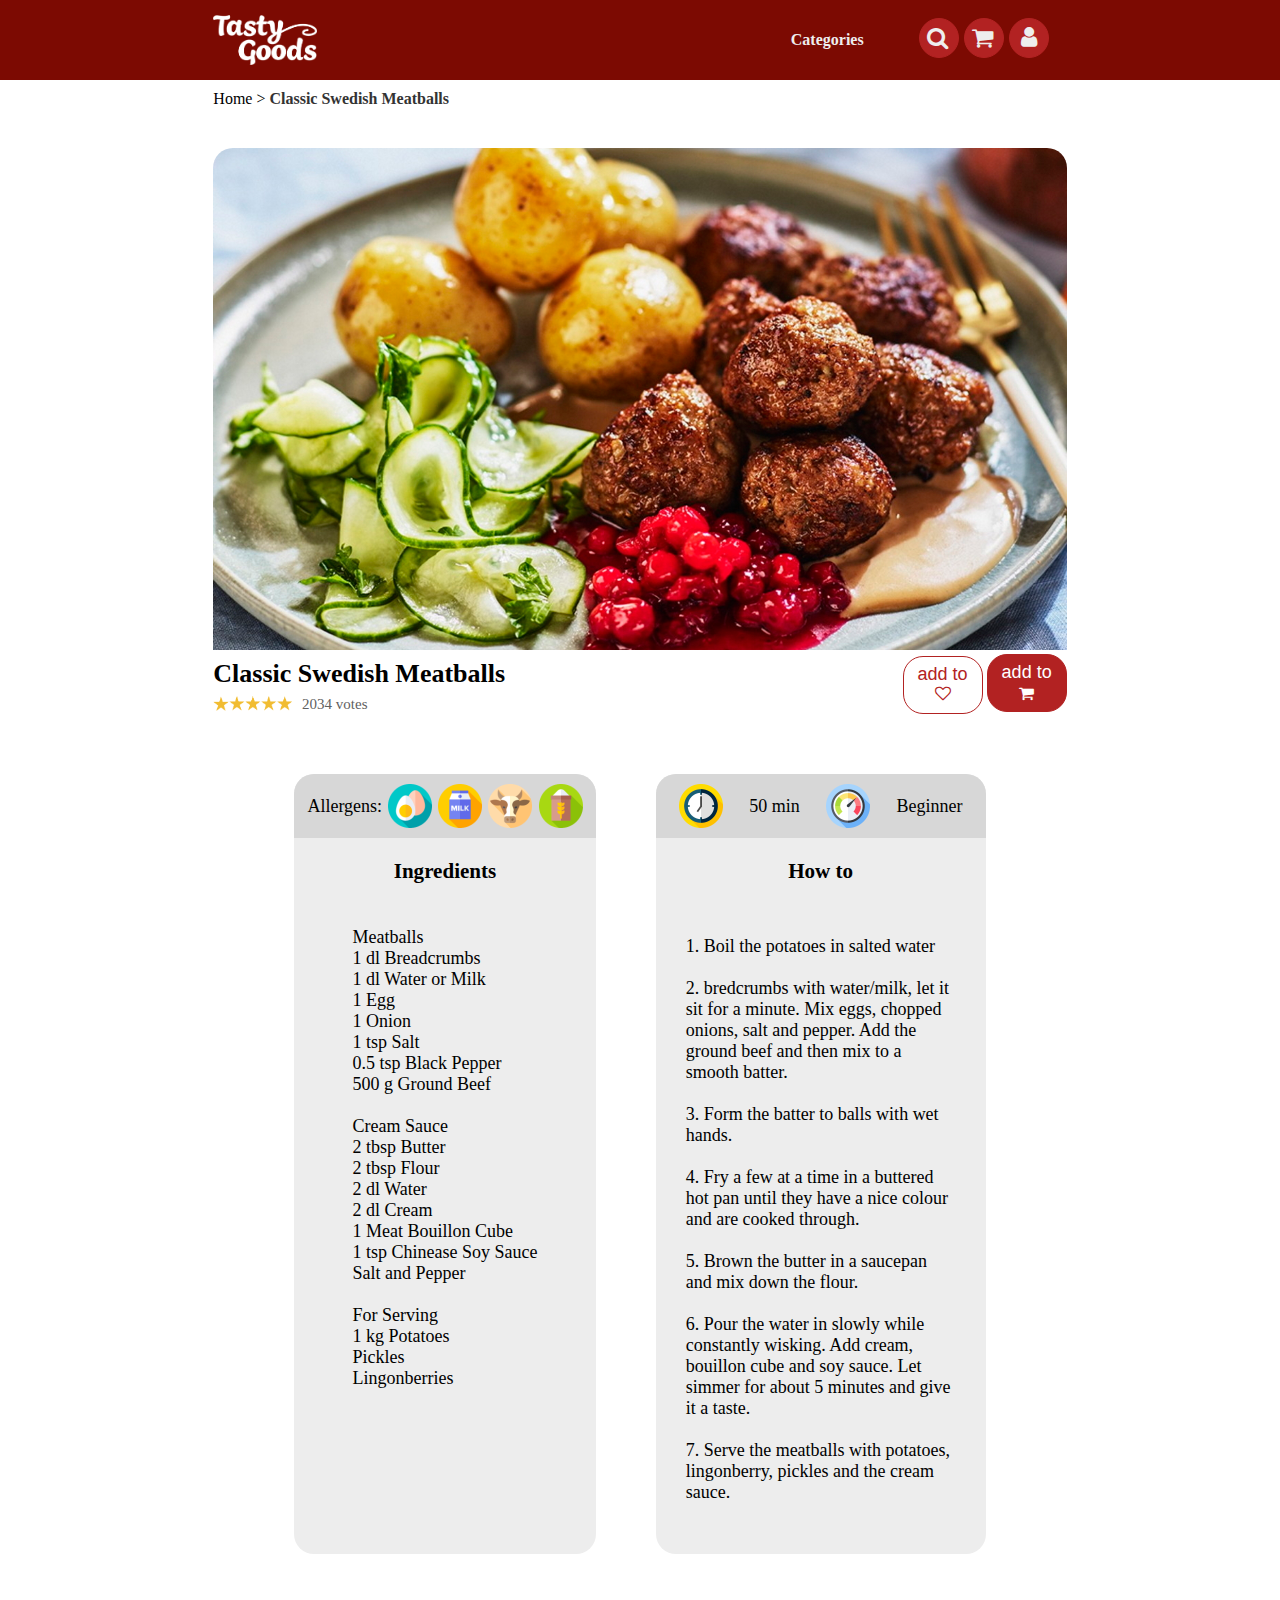
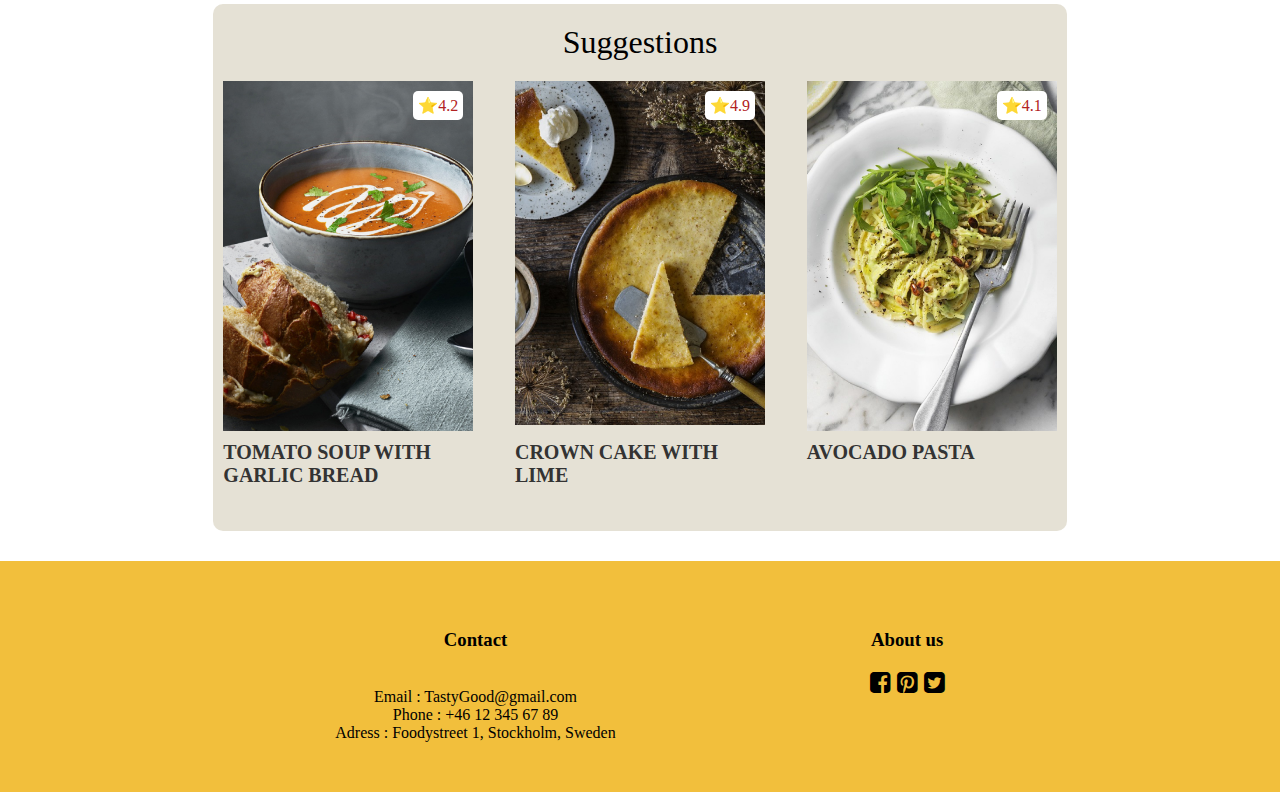
<file: detailpage.html>
<!DOCTYPE html>
<html lang="en">
<head>
    <meta charset="UTF-8">
    <meta http-equiv="X-UA-Compatible" content="IE=edge">
    <meta name="viewport" content="width=device-width, initial-scale=1.0">
    <title>Classic Swedish Meatballs</title>
    <link rel="stylesheet" href="detailedpage.css">
    <link rel="stylesheet" href="Homepage.css">
    <link rel="stylesheet" href="grid.css">
    <link rel="stylesheet" href="https://cdnjs.cloudflare.com/ajax/libs/font-awesome/4.7.0/css/font-awesome.min.css">
</head>
<body>

<!------------- header --------------->
<div class="headbox">
    <div class ="navbar">
        <a href="index.html"><img class="Logotype" src="IMG/Logotype.png" alt="Tasty Goods logotype"/></a>
        <div class="navbox">
            <a class="link" href="categories.html"><p id="navtext" class="navtext">Categories</p></a>
                <div id="Inputbox" class="box">
                     <form name="search">
                        <input type="text" class="input" name="txt" onmouseout="this.value = ''; this.blur();">
                    </form>
                    <i class="fa fa-search" aria-hidden="true" style="font-size: 23px;"></i>
                 </div>
                 <a href="checkout.html"><div class="navicon1"><i class="fa fa-shopping-cart" style="font-size: 23px;"></i></div></a>
            <a href="account.html"><div class="navicon"><i class="fa fa-user" style="font-size: 23px;"></i></div></a>
    
        </div>
    </div>
</div>

<!------------- content --------------->
<div class="breadcrumbs-container">
    <div class="breadcrumbs">
        <a href="index.html">Home </a> > <strong style="color: #333;">Classic Swedish Meatballs</strong> 
    </div>
</div>
<!---------------"hero section"--------------->
<div class="container">
  <div class="detailed-section">
        <img class="detail-img" src="IMG/detailMeatball.jpg" alt="Picture of meatballs, potatoes, lingonberries and cucumber">
        <div class="hero-information">
            <div>
                <h2>Classic Swedish Meatballs</h2>
                <img class="stars" src="IMG/stars.png" alt="five stars indicating the rating 5/5"/><p class="votes">2034 votes</p>
            </div>
            <div class="two-buttons">
                <button id="bu-heart" class="bu-heart">
                    add to </br>
                    <i style="font-size:16px" id="fa-heart-empty" class="fa fa-heart-o"></i>
                    <i style="font-size:16px" id="fa-heart-filled" class="fa fa-heart"></i>
                </button>
                <button class="bu-cart">add to </br><i style="font-size:16px" class="fa fa-shopping-cart"></i></button>
            </div>
        </div>
    </div> 
<!--------------- box with alergenes and ingredients --------------->
    <div class="recipe-information">
        <div class="box1">
            <div class="allergens">
                <p>Allergens:</p>
                <img src="IMG/eggs.png" alt="icon of eggs">
                <img src="IMG/milk.png" alt="icon of milk">
                <img src="IMG/cow.png" alt="icon of a cow">
                <img src="IMG/wheat.png" alt="icon of gluten">
            </div>
            <div class="ingredients-list">
                <h3>Ingredients</h3><br>
                <p>Meatballs<br>
                    1 dl Breadcrumbs<br>
                    1 dl Water or Milk<br>
                    1 Egg<br>
                    1 Onion<br>
                    1 tsp Salt<br>
                    0.5 tsp Black Pepper<br>
                    500 g Ground Beef<br>
                    <br>
                    Cream Sauce<br>
                    2 tbsp Butter<br>
                    2 tbsp Flour<br>
                    2 dl Water<br>
                    2 dl Cream<br>
                    1 Meat Bouillon Cube<br>
                    1 tsp Chinease Soy Sauce<br>
                    Salt and Pepper<br>
                    <br>
                    For Serving<br>
                    1 kg Potatoes<br>
                    Pickles <br>
                    Lingonberries<br>
                </p>
            </div>
        </div>
<!--------------- box with specific information and cooking steps --------------->
        <div class="box2">
            <div class="specific-information">
                <img src="IMG/clock.png" alt="A clock"> <p>50 min</p>
                <img src="IMG/difficulty.png" alt="A meter showing the difficulty"> <p>Beginner</p>
            </div>
            <div class="cooking-steps">
                <h3>How to</h3>
                <div>
                    <p>Boil the potatoes in salted water </p><br>
                    <p>bredcrumbs with water/milk, let it sit for a minute. Mix eggs, chopped onions, salt and pepper. Add the ground beef and then mix to a smooth batter. </p> <br>
                    <p>Form the batter to balls with wet hands. </p><br>
                    <p>Fry a few at a time in a buttered hot pan until they have a nice colour and are cooked through. </p><br>
                    <p>Brown the butter in a saucepan and mix down the flour. </p><br>
                    <p>Pour the water in slowly while constantly wisking. Add cream, bouillon cube and soy sauce. Let simmer for about 5 minutes and give it a taste. </p><br>
                    <p>Serve the meatballs with potatoes, lingonberry, pickles and the cream sauce.  </p><br>
               </div>
            </div>
        </div>
    </div>


<!--------------- Suggestions --------------->
<div class="suggestion-box">
    <h1>Suggestions</h1>
    <div class="suggestion-container">
        <div style="margin-right: 0;" class="product-card">
            <div class="product-image">
                <img src="IMG/1-3.png" class="product-thumb" alt="Picture of a bowl of tomato soup with a side of garlic bread">
                <button class="card-btn">add to favorites</button>
                <span class="spec-info"><strong>Time</strong> </br>35 min</br></br> <strong>Difficulty</strong> </br>Beginner</br></br><strong>Price</strong></br> 3.00€ per portion</span>
                <span class="ratings">⭐4.2</span>
            </div>
            <div class="product-info">
                <h2 class="recipe-name">Tomato Soup with garlic bread</h2>
                </div>
        </div>

        <div style="margin-right: 0;" class="product-card">
            <div class="product-image">
                <img src="IMG/2-1.png" class="product-thumb" alt="Picture of a crown cake"><span class="ratings">⭐4.9</span>
                <button class="card-btn">add to favorites</button>
                <span class="spec-info"><strong>Time</strong> </br>45 min</br></br> <strong>Difficulty</strong> </br>Beginner</br></br><strong>Price</strong></br> 2.50€ per portion</span>
            </div>
            <div class="product-info">
                <h2 class="recipe-name">Crown cake with lime</h2>
            </div>
        </div>

        <div style="margin-right: 0;" class="product-card">
            <div class="product-image">
                <img src="IMG/3-4.png" class="product-thumb" alt="Picture of a bowl with avocado pasta">
                <button class="card-btn">add to favorites</button>
                <span class="spec-info"><strong>Time</strong> </br>20 min</br></br> <strong>Difficulty</strong> </br>Beginner</br></br><strong>Price</strong></br> 3.50€ per portion</span>
                <span class="ratings">⭐4.1</span>
             </div>
            <div class="product-info">
                <h2 class="recipe-name">Avocado pasta</h2>
            </div>
        </div>
    </div>
</div>

</div>
<!------------- footer --------------->
<div class="footer">
    <div class="footcontent">
        <div>
            <h3 style="font-family: Verdana;">Contact</h3>
            <p></br>Email : TastyGood@gmail.com</br>
            Phone : +46 12 345 67 89</br>Adress : Foodystreet 1, Stockholm, Sweden</p>
        </div> 
        <div>
            <a class="link" href="aboutus.html"><h3>About us</h3></a>
            <p class="foot-icons">
                <i class="fa fa-facebook-square"></i>
                <i class="fa fa-pinterest-square"></i>
                <i class="fa fa-twitter-square"></i>
            </p>
        </div>
    </div>
</div>
  
<script src="https://unpkg.com/swiper/swiper-bundle.min.js"></script>
<script src="search.js" defer></script>
<script src="heart.js" defer></script>
    
</body>
</html>
</file>
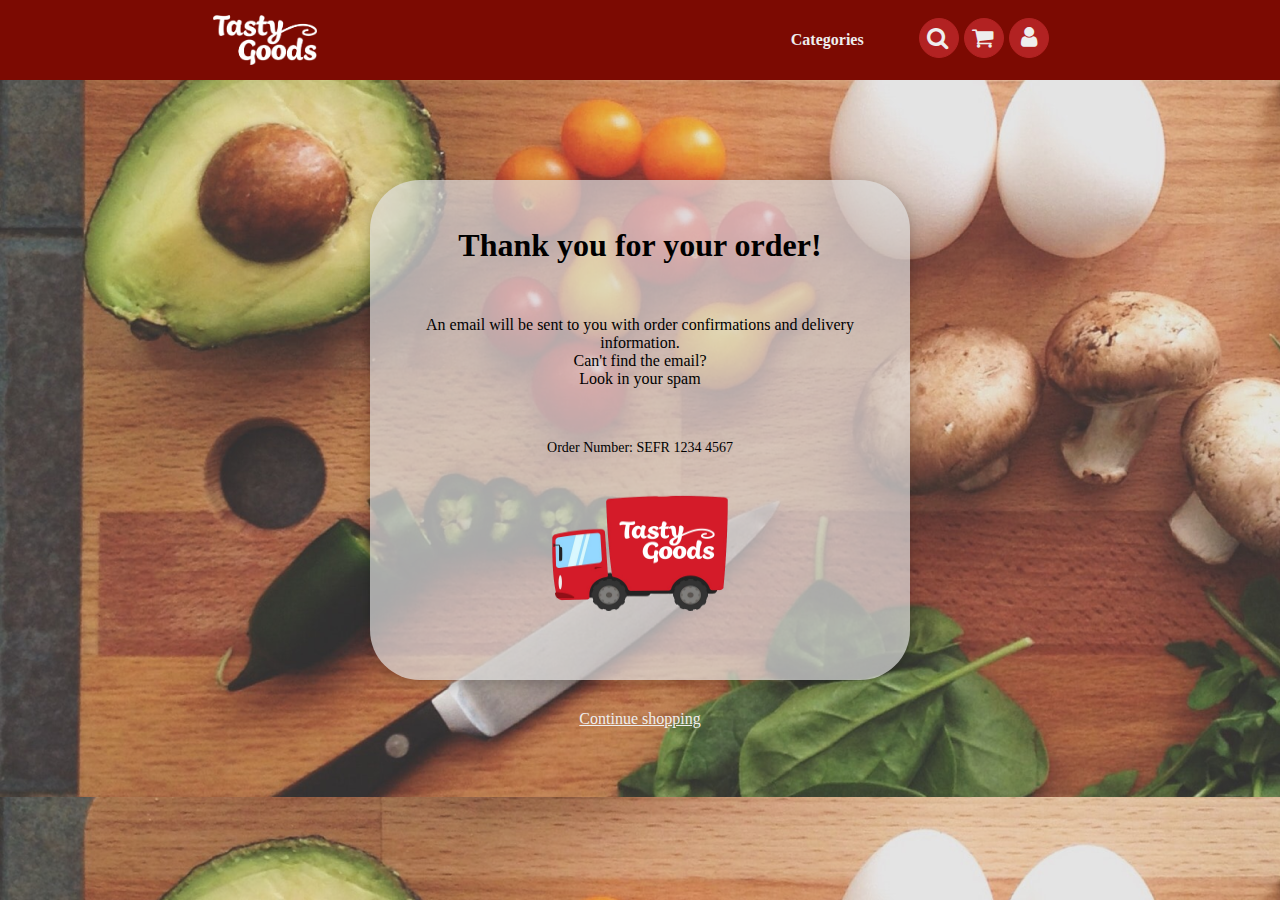
<file: thankyou.html>
<!DOCTYPE html>
<html lang="en">
<head>
    <meta charset="UTF-8">
    <meta http-equiv="X-UA-Compatible" content="IE=edge">
    <meta name="viewport" content="width=device-width, initial-scale=1.0">
    <title>Thank you</title>
    <link rel="stylesheet" href="grid.css">
    <link rel="stylesheet" href="Homepage.css">
    <link rel="stylesheet" href="thankyou.css">
    <link rel="stylesheet" href="https://cdnjs.cloudflare.com/ajax/libs/font-awesome/4.7.0/css/font-awesome.min.css"></head>
</head>
<body>
<!------------- header --------------->
       <div class="headbox">
        <div class ="navbar">
            <a href="index.html"><img class="Logotype" src="IMG/Logotype.png" alt="Tasty Goods logotype"/></a>
            <div class="navbox">
                <a class="link" href="categories.html"><p id="navtext" class="navtext">Categories</p></a>
                    <div class="box">
                         <form id="Inputbox" name="search">
                            <input type="text" class="input" name="txt" onmouseout="this.value = ''; this.blur();">
                        </form>
                        <i class="fa fa-search" aria-hidden="true" style="font-size: 23px;"></i>
                     </div>
                     <a href="checkout.html"><div class="navicon1"><i class="fa fa-shopping-cart" style="font-size: 23px;"></i></div></a>
                <a href="account.html"><div class="navicon"><i class="fa fa-user" style="font-size: 23px;"></i></div></a>
        
            </div>
        </div>
    </div>
<!------------- Content ------------->
 <!------------- Thank you box ------------->
 <div class="container thx-box"> 
    <div class="thx-content">
        <h1>Thank you for your order!</h1> </br>
        <p>An email will be sent to you with order confirmations and delivery information. </br> Can't find the email?</br> Look in your spam</p></br>
        <span>Order Number:  SEFR 1234 4567</span>
        <img src="IMG/truck-tasty.png" class="truck-tasty">
    </div>

    <a href="index.html"><p>Continue shopping</p></a>
</div>

<script src="search.js" defer></script>
</body>
</html>
</file>
<file: Homepage.css>
p{
  font-family:Verdana;
}

/* ------ Navbar/Header ------ */
.navbar{
height:60px;
grid-area: navbar;
min-width:370px;
}

h1{
    margin-top:10px;
    margin-bottom:0px;
    float:left;
    color:white;
}

.navtext{
  color: #eeeeee;
  padding-right: 50px;
  padding-top: 13px;
  font-weight: bolder;
  font-family:verdana;
}

#navtext {
  display: block;
}

/* ---- Media Query -- Category text ---- */
@media screen and (max-width: 720px) {
  .navtext{
      padding-right: 10px;
  }
}

/* ---- Text: category ---- */
.link {
  text-decoration: none;
  font-size: 16px;
  color: black;
  font-family: Verdana;
}

.link:after{
  text-decoration: none;
}

/* ---- Search bar ---- */
/* the following 36 lines of code are adaped from https://codepen.io/ShortCode/pen/jOrBeOw, accessed: 30-11-2022 */
.box{
  position: relative;
}

.input {
  padding-right: 5px;
  padding-left: 9px;
  padding-top: 7px;
  padding-bottom: 5px;
  width: 40px;
  height: 40px;
  background-color: #B22222;
  border: 1px solid #B22222;
  border-radius: 50px;
  box-sizing: border-box;
  font-family: Verdana;
  font-size: 16px;
  color: #757575;
  outline: none;
  transition: .5s;
}
.box:hover input{
  width: 150px;
  background-color:#eeeeee;
  border-radius: 10px;
}
.box i{
  position: absolute;
  top: 47%;
  right: 0px;
  transform: translate(-50%,-50%);
  font-size: 16px;
  color: #eeeeee;
  transition: .2s;
}
.box:hover i{
  opacity: 0;
  z-index: -1;
}
/* end of cite */

/* ---- Icons ---- */
.navicon{
  padding-right: 5px;
  padding-left: 11px;
  padding-top: 6px;
  padding-bottom: 5px;
  width: 40px;
  height: 40px;
  background-color: #B22222;
  border: 1px solid #B22222;
  border-radius: 50px;
  box-sizing: border-box;
  color: #eeeeee;
  justify-items: center;
}

.navicon1{
  padding-right: 5px;
  padding-left: 7px;
  padding-top: 7px;
  padding-bottom: 5px;
  width: 40px;
  height: 40px;
  background-color: #B22222;
  border: 1px solid #B22222;
  border-radius: 50px;
  box-sizing: border-box;
  color: #eeeeee;
  justify-items: center;
}

.navbox{
    display:flex;
    justify-content: space-between;
    gap:5px;
    width:fit-content;
    float:right;
    align-content:center;
    vertical-align: text-top;
    padding: 18px;
}

/* ---- Hero picture ---- */
.herosection{
    grid-area:section;
    height: fit-content;
    min-width:350px;
    padding-left:30px;
    padding-right:30px;
    margin-bottom:50px
}

.todays{
    width: 100%;
    margin-top: 10px;
    border-radius: 15px;
}

.backgroundbox{
    grid-area: section-text;
    min-width: 350px;
    height: 48.2px;
    margin-top:-57px;
    padding-top:5px;
    padding-left:30px;
    padding-right:30px;   
    display: flex;
    flex-direction: row;
    justify-content: space-between; 
}


.Headline{
    margin-top:20px;
    color:black;
    font-size:40px;
    font-weight:lighter;
    font-family:georgia;
}

.todaystitle{
    font-size:20px;
}
.votes{
    float:left;
    margin-left:10px;
    font-size:15px;
}

.stars{
    height:15px;
    float:left;
}

p{
    margin:0px;
}

/* ---- Footer ---- */
.footcontent{
    display:flex;
    justify-content: space-around;
    grid-area:footcontent;
    gap:10px;
    padding-top:50px;
    padding-bottom:50px;
    text-align:center;
}

.foot-icons {
  font-size:24px
}

/* ------ Media Queries ---- footer ------ */
@media screen and (max-width: 720px) {
  .footcontent{
    padding-top:50px;
    padding-bottom:50px;
}
  .footcontent p {
    font-size: 16px;
  }
}

@media screen and (max-width: 610px) {
  .footcontent{
    padding-top: 35px;
    padding-bottom: 35px;
}
  .footcontent p {
    font-size: 14px;
  }
}

@media screen and (max-width: 420px) {
  .footcontent{
    padding-top: 30px;
    padding-bottom: 35px;
}
  .footcontent p {
    font-size: 12px;
  }
}

@media screen and (max-width: 390px) {
  .footcontent{
    padding-top: 30px;
    padding-bottom: 35px;
}
  .footcontent p {
    font-size: 11px;
  }
}

/* ---- Logo ---- */
.Logotype{
    height:50px;
    margin-top:15px;
}

/* ---- Product Cards ---- */
/* the following 184 lines of code were adapted and changed for our preference from https://www.youtube.com/watch?v=OQZNAMjC6Vg&t=423s accessed: 29-11-2022 */

.product {
  position: relative;
  overflow: hidden;
  grid-area:product;
  padding-left:30px;
  padding-right:30px;
}
/* the following 20 lines of code are not part of the cite of the youtube video :) */
.product2 {
  position: relative;
  overflow: hidden;
  grid-area:product2;
  padding-left:30px;
  padding-right:30px
}

.product3 {
  position: relative;
  overflow: hidden;
  grid-area:product3;
  padding-left:30px;
  padding-right:30px
}
  .product4 {
    position: relative;
    overflow: hidden;
    grid-area:product4;
    padding-left:30px;
    padding-right:30px
  }
  
  .product-category {
    padding: 0 ;
    font-size: 30px;
    font-weight: 500;
    margin-bottom: 30px;
    text-transform: capitalize;
    font-family:Georgia;
  }
  
  .product-container {
    padding: 0 ;
    display: flex;
    overflow-x: auto;
    scroll-behavior: smooth;
  }
  
  .product-container::-webkit-scrollbar {
    display: none;
  }
  
  .product-card {
    flex: 0 0 auto;
    width: 250px;
    height: 450px;
    margin-right: 30px;
  }
  
  .product-image {
    position: relative;
    width: 100%;
    height: 350px;
    overflow: hidden;
  }
  
  .product-thumb {
    width: 100%;
    height: 100%;
    object-fit: cover;
  }
  
  .ratings {
    position: absolute;
    background: #fff;
    padding: 5px;
    border-radius: 5px;
    color: #B22222;
    right: 10px;
    top: 10px;
    font-family:verdana;
  }
  
  .card-btn {
    position: absolute;
    bottom: 10px;
    left: 50%;
    transform: translateX(-50%);
    padding: 10px;
    width: 90%;
    text-transform: capitalize;
    border: none;
    outline: none;
    background: #fff;
    border-radius: 5px;
    transition: 0.5s;
    cursor: pointer;
    opacity: 0;
  }
  /* the following 4 lines of code are not part of the big cite of the youtube video*/
  .product-card:hover .product-thumb {
    -webkit-filter: brightness(50%);
    -webkit-transition: all 0.5s ease;
  }
  /* end of own, big cite continues */

  .product-card:hover .card-btn{
    opacity: 1;
  }
  
  .card-btn:hover {
    background: #B22222;
    color: #fff;
  }
   /* the following 22 lines of code are not part of the big cite of the youtube video*/
  .product-card:hover .spec-info{
    display:block;
    opacity:1;
  }

  .spec-info {
    position: absolute;
    bottom: 30%;
    left: 0px;
    padding: 10px;
    width: 90%;
    text-transform: capitalize;
    border: none;
    outline: none;
    border-radius: 5px;
    transition: 0.5s;
    opacity:0;
    color:white;
    font-family:Verdana;
  }
  
  strong{
    color:#f1bc31;
  }
  /* end of own, big cite continues */
  .product-info {
    width: 100%;
    height: 80px;
    padding-top: 10px;
  }
  
  .recipe-name {
    text-transform: uppercase;
    margin-top:0px;
    font-size:20px;
    font-family:Verdana;
    font-weight:bolder;
    color:#333;
  }

  .pre-btn,
.nxt-btn {
    border: none;
    width: 2vw;
    height: 350px;
    position: absolute;
    display: block;
    z-index:1;
    justify-content: center;
    align-items: center;
    cursor: pointer;
    background-color:transparent;
    background: linear-gradient(90deg, rgba(255, 255, 255, 0) 0%, #fff 100%);
}

.pre-btn {
  left: 0;
  transform: rotate(180deg);
}

.nxt-btn {
  right: 0;
}

.pre-btn img,
.nxt-btn img {
  opacity: 1;
}

.pre-btn:hover img,
.nxt-btn:hover img {
  opacity: 1;
}
/* end of big cite */

/* ---- Section to find all Recipes ---- */
.box-text{
  grid-area: button-section;
  text-align: center;
  padding-bottom: 15px;
  font-family: Verdana;
}

.bu-allRecipes {
  background-color: #B22222;
  font-size: 16px;
  padding: 12px 30px;
  border-radius: 20px;
  border-color: #B22222;
  color: white;
  transition-duration: 0.4s;
  border-style: solid;
}

/* the following 3 lines of code are adapted from https://www.w3schools.com/css/css3_buttons.asp, accessed: 30-11-2022 */
.bu-allRecipes:hover {
 background-color: white;
 border-color: #B22222;
 color: #B22222;
 border-style:solid;
 cursor: pointer;
}

.bu-allRecipes:active{
  background-color:rgb(200, 200, 200);
}
</file>
<file: grid.css>
.headbox{
    display:grid;
    grid-template-columns:1fr 4fr 1fr;
    grid-template-rows:80px;
    grid-template-areas: '. navbar .';
    background-color: #7C0A02;
}

.footer{
    background-color: RGBA(241,188,49,0.95);    
    display:grid;
    grid-template-columns:1fr 4fr 1fr;
    grid-template-rows:fit-content;
    grid-template-areas: '. footcontent .';
}

.container{
    display:grid;
    grid-template-columns:1fr 4fr 1fr;
    grid-template-rows:fit-content fit-content fit-content fit-content fit-content;
    grid-template-areas:
    '. section .'
    '. section-text .'
    '. product .'
    '. product2 .'
    '. product3 .'
    '. product4 .'
    '. button-section .'
}

body{
    margin:0px;
}

/* ---- Media Queries -- Header ---- */
@media screen and (max-width: 730px) {
    .headbox {
        grid-template-columns: 0.5fr 4fr 0.5fr;
    }
}

@media screen and (max-width: 476px) {
    .headbox {
        grid-template-columns: 0.2fr 4fr 0.2fr;
    }

.navicon{
    padding-right: 5px;
    padding-left: 9px;
    padding-top: 5px;
    padding-bottom: 5px;
    width: 37px;
    height: 37px;
  }
  
  .navicon1{
    padding-right: 5px;
    padding-left: 6px;
    padding-top: 5px;
    padding-bottom: 5px;
    width: 37px;
    height: 37px;
  }

  .fa-search {
    padding-right: 0px;
    padding-left: 0px;
  }

  .input {
    padding-right: 5px;
    padding-left: 9px;
    padding-top: 7px;
    padding-bottom: 5px;
    width: 37px;
    height: 37px;
  }
  .box:hover input{
    width: 120px;
  }
}  

@media screen and (max-width: 415px) {
    .headbox {
        grid-template-columns: 0.01fr 4fr 0.01fr;
    }
    .navbox {
        padding-right: 5px;
    }
    .Logotype {
        padding-left: 5px;
    }

}
</file>
<file: aboutus.css>
/* ---- Breadcrumbs ---- */
.breadcrumbs-container{
    display:grid;
    grid-template-columns:1fr 4fr 1fr;
    grid-template-rows:fit-content;
    grid-template-areas:
    '. bready .'
}

.breadcrumbs {
    margin-top: 10px;
    margin-bottom: 40px;
    grid-area: bready;
}

.breadcrumbs a {
    text-decoration: none;
    color: black;
    grid-area: bready;
    font-family:verdana;
    font-size:16px;
}

.breadcrumbs a:hover{
    text-decoration:underline;
    color:black;
}

/* ---- About us hero section ---- */
.aboutus-box {
 grid-area: section;
}

.aboutus-img {
    max-width: 100%;
    max-height: 100%;
    border-radius: 20px;
    margin-bottom: 10%;
    display: block;
    margin-left: auto;
    margin-right: auto;
}

/* ---- Text Boxes ---- */
.text-boxes {
    grid-area: product;
    display: flex;
    gap: 20px;
    flex-direction: row;
    flex-wrap: wrap;
    justify-content: space-between;
    margin-bottom: 70px;
}

.contact-info {
    width: 350px;
    text-align: center;
    background-color: #d9d9d9;
    padding-top: 10px;
    padding-left: 20px;
    padding-right: 20px;
    padding-bottom: 30px;
    font-family: Verdana;
}

.background-info {
    width: 350px;
    text-align: center;
    background-color: #d9d9d9;
    padding-top: 10px;
    padding-left: 20px;
    padding-right: 20px;
    padding-bottom: 30px;
    font-family: Verdana;
}

.Ourproducts-info {
    width: 350px;
    padding: 0;
    text-align: center;
    background-color: #d9d9d9;
    padding-top: 10px;
    padding-left: 20px;
    padding-right: 20px;
    padding-bottom: 30px;
    font-family: Verdana;
}
</file>
<file: account.css>
body{
    background: url(IMG/cuttingboard.png); 
    height: 100vh;
}

/* --- Sign In ---- */
.signin-box {
    grid-area: product;
    width: 600px;
    height: 400px;
    top: 43%;
    left: 50%;
    transform: translate(-50%, -50%);
    position: absolute;
    color: black;
    background: rgba(221, 221, 221, 0.7);
    box-shadow: 0px 4px 15px rgba(0, 0, 0, 0.25);
    border-radius: 50px;
    padding-top: 20px;
    padding-bottom: 20px;
    padding-left: 85px;
    padding-right: 20px;
    margin-top: 50px;
    display:flex;
    flex-direction: column;
}

.signin-box h1 {
    font-size: 40px;
    text-align: center;
    text-transform: uppercase;
    margin-top: 20px;
    margin-bottom: 10px;
    color: black;
    text-align:left;
}

.signin-box p  {
    font-size: 20px;
    margin: 15px 0;
}

.signin-box input {
    font-size: 16px;
    width: 80%;
    padding: 15px 10px;
    margin-bottom: 10px;
    border: 0;
    outline: none;
    border-radius: 5px;
}

.signin-box .buSubmit {
    font-size: 20px;
    color: white;
    margin-bottom: 20px;
    margin-top: 20px;
    margin-right: 40%;
    width: 140px;
    height: 50px;
    left: 495px;
    top: 535px;
    border-radius: 20px;
    background-color: #4db533;
    border: 2px solid #4db533 ;
    transition: 0.4s;
}

.signin-box .buSubmit:hover {
    background-color: white;
    border: 2px solid #4db533 ;
    color: #4db533;
    cursor: pointer;
}

.signin-box a {
    text-decoration: none;
}

form{
    align-self:center;
    width:100%;
}

/* ---- Footer ---- */
.footer{
    background-color: RGBA(241,188,49,0.95);    
    display:grid;
    grid-template-columns:1fr 4fr 1fr;
    grid-template-rows:fit-content;
    grid-template-areas: '. footcontent .';
    position:absolute;
    bottom:0px;
    width:100%;
}

/* ------- Media Queries ---- Sign In ------- */

@media screen and (max-width: 720px) {
    .signin-box{
        width: 500px;
        height: 300px;
        padding-top: 20px;
        padding-bottom: 20px;
        padding-left: 85px;
        padding-right: 20px;
    }

    .signin-box h1 {
        font-size: 30px;
        margin-top: 10px;
        margin-bottom: 10px;
    }

    .signin-box p  {
        font-size: 16px;
        margin: 10px 0;
    }

    .signin-box input {
        font-size: 14px;
        width: 100%;
        padding: 15px 10px;
        margin-bottom: 10px;
    }

    .signin-box .buSubmit {
        font-size: 16px;
        margin-bottom: 20px;
        margin-top: 20px;
        margin-right: 40%;
        width: 120px;
        height: 40px;
        left: 495px;
        top: 535px;
        border-radius: 30px;
    }
  }

  @media screen and (max-width: 610px) {
    .signin-box{
        width: 400px;
        height: 300px;
        padding-top: 20px;
        padding-bottom: 20px;
        padding-left: 40px;
        padding-right: 50px;
    }

    .signin-box h1 {
        font-size: 25px;
        margin-top: 10px;
        margin-bottom: 10px;
    }

    .signin-box p  {
        font-size: 16px;
        margin: 8px 0;
    }

    .signin-box input {
        font-size: 14px;
        width: 100%;
        padding: 15px 10px;
        margin-bottom: 10px;
    }

    .signin-box .buSubmit {
        font-size: 16px;
        margin-bottom: 20px;
        margin-top: 20px;
        margin-right: 40%;
        width: 120px;
        height: 40px;
        left: 495px;
        top: 535px;
    }
  }

  @media screen and (max-width: 490px) {
    .signin-box{
        width: 330px;
        height: 280px;
        padding-top: 20px;
        padding-bottom: 20px;
        padding-left: 40px;
        padding-right: 50px;
    }

    .signin-box h1 {
        font-size: 22px;
        margin-top: 10px;
        margin-bottom: 10px;
    }

    .signin-box p  {
        font-size: 14px;
        margin: 8px 0;
    }

    .signin-box input {
        font-size: 13px;
        width: 100%;
        padding: 15px 10px;
        margin-bottom: 10px;
    }

    .signin-box .buSubmit {
        font-size: 14px;
        margin-bottom: 20px;
        margin-top: 20px;
        margin-right: 30%;
        width: 120px;
        height: 40px;
        left: 495px;
        top: 535px;
    }
  }

  @media screen and (max-width: 420px) {
    .signin-box{
        width: 300px;
        height: 280px;
        padding-top: 20px;
        padding-bottom: 20px;
        padding-left: 40px;
        padding-right: 50px;
    }

    .signin-box h1 {
        font-size: 22px;
        margin-top: 10px;
        margin-bottom: 10px;
    }

    .signin-box p  {
        font-size: 14px;
        margin: 8px 0;
    }

    .signin-box input {
        font-size: 13px;
        width: 100%;
        padding: 15px 10px;
        margin-bottom: 10px;
    }

    .signin-box .buSubmit {
        font-size: 14px;
        margin-bottom: 20px;
        margin-top: 20px;
        margin-right: 25%;
        width: 120px;
        height: 40px;
        left: 495px;
        top: 535px;
    }
  }

  @media screen and (max-width: 390px) {
    .signin-box{
        width: 250px;
        height: 270px;
        padding-top: 20px;
        padding-bottom: 30px;
        padding-left: 35px;
        padding-right: 50px;
    }

    .signin-box h1 {
        font-size: 22px;
        margin-top: 10px;
        margin-bottom: 10px;
    }

    .signin-box p  {
        font-size: 14px;
        margin: 8px 0;
    }

    .signin-box input {
        font-size: 13px;
        width: 100%;
        padding: 15px 10px;
        margin-bottom: 10px;
    }

    .signin-box .buSubmit {
        font-size: 14px;
        margin-bottom: 20px;
        margin-top: 20px;
        margin-right: 20%;
        width: 100px;
        height: 40px;
        left: 495px;
        top: 535px;
    }
  }
</file>
<file: allrecipes.css>
/* ---- Breadcrumbs ---- */
.breadcrumbs-container{
    display:grid;
    grid-template-columns:1fr 4fr 1fr;
    grid-template-rows:fit-content;
    grid-template-areas:
    '. bready .'
}

.breadcrumbs {
    margin-top: 10px;
    margin-bottom: 40px;
    grid-area: bready;
}

.breadcrumbs a {
    text-decoration: none;
    color: black;
    grid-area: bready;
    font-family:verdana;
    font-size:16px;
}

.breadcrumbs a:hover{
    text-decoration:underline;
    color:black;
}

strong{
    font-family:verdana;
    font-size:16px;
}

/* ---- List of all the recipes ---- */
.all-list {
    grid-area: section;
}

.all-list h1 {
    color: black;
    grid-area: section;
    background-color: rgba(151, 137, 87, 0.25);
    padding: 30px 30px 0 30px;
    font-weight:normal;
}

/* ---- Recipe Cards ---- */
.product-list {  
    grid-area: product; 
    display: flex;
    flex-wrap: wrap;
    justify-content: space-between;
    background-color: rgba(151, 137, 87, 0.25);
    padding: 30px;
    margin-bottom: 20px;
}

.product-image {
    margin: 0;
}

.product-card {
    margin: 0;
}
</file>
<file: categories.css>
/*--------------------grid container--------------------*/

.title-container{
    display:grid;
    grid-template-columns:1fr 4fr 1fr;
    grid-template-rows:fit-content fit-content;
    grid-template-areas:
    '. title .'
    '. content .'
}

/* ----------------title css----------------*/

.categories-headline{
    color:black;
    font-size:40px;
    margin-left:0px;
    margin-top:20px;
    margin-bottom:30px;
    font-family:georgia;
}

.title-section{
    grid-area:title;
}

/*----------------dropdown menu----------------*/

.categoriesMenu{
    position: relative;
    display: inline-block;
}

.glyphicon-chevron-down{
    width:fit-content;
    height:fit-content;
    margin-left:20px;
    margin-top:30px;
    font-size:25px;
}

.dropdownBox{  
    z-index: 1;
    position: absolute;
    background-color: #ffffff;
    display: none;
    margin-left:10px;
    min-width: 120px;
    border-radius:4px;
    border:solid 1px rgb(239, 239, 239)
}

.dropdownBox a{
    color:#3a3a3a;
    padding-top: 6px;
    padding-bottom:6px;
    padding-left: 15px;
    text-decoration: none;
    text-transform: capitalize;
    display: block;
    border: solid 0px 1px rgb(255, 255, 255);
}

.dropdownBox a:hover{
    background-color:#b22222;
    color:white;
    text-decoration: none;
    border-radius:4px;
}
.categoriesMenu:hover .dropdownBox {
    display:block;
}

.categoriesMenu:hover .glyphicon-chevron-down{
    rotate:180deg
}

/*-----------------category recipes section------------------*/

.container-content{
    background-color:rgba(151, 137, 87, 0.25);
    padding:30px;
}

#category-subheading-appetizers, #category-subheading-salads, #category-subheading-soups, 
#category-subheading-pasta, #category-subheading-pizza, #category-subheading-bbq, #category-subheading-deserts{
    color:black;
    text-transform:capitalize;
    font-weight:light;
    font-family:Georgia;
}

.category-sections{
    width:100%;
    height:fit-content;
    float:left;
    margin-top:10px;
}

.product-container{
    display:flex;
    flex-wrap:wrap;
    justify-content: space-between;
}

.container-content{
    grid-area:content;
}

.product-card{
    width: 250px;
    height: 450px;
  
}

/*---------------breadcrumbs----------------*/
.breadcrumbs {
    margin-top: 10px;
}

.breadcrumbs a {
    text-decoration: none;
    color: black;
    font-family:verdana;
    font-size:16px;
}

.breadcrumbs a:hover{
    text-decoration:underline;
    color:black;
}

strong{
    font-family:verdana;
    font-size:16px;
}
</file>
<file: checkout.css>
/*---------- header ---------*/
header{
    background-color:#7c0a02;
    display:grid;
    justify-content: center;
    padding-top:20px;
    padding-bottom:20px;
    
}

.checkout-Logo{
    height:100px;

}

/*----------- grid ------------*/
.container{
    display:grid;
    grid-template-columns:1fr 4fr 1fr;
    grid-template-rows:fit-content fit-content fit-content fit-content
    fit-content fit-content fit-content fit-content fit-content fit-content;
    grid-template-areas:
    '. continue-shopping .'
    'subheader-one subheader-one subheader-one'
    '. your-shopping-cart .'
    'subheader-two subheader-two subheader-two'
    '. personal-information .'
    'subheader-three subheader-three subheader-three'
    '. shipping-method .'
    'subheader-four subheader-four subheader-four'
    '. payment-method .'
    '. purchase-button .'
}

/*---------- continue shopping ------------*/
.continue-shopping-breadcrumb{
    grid-area:continue-shopping;
    margin-top:20px;
    margin-bottom:20px;
    font-family:verdana;
    font-size:16px;
    color:black;
}

.continue-shopping-breadcrumb:hover{
    font-weight:bold;
}
/*---------- sub header -------------*/
.sub-header{
    width:100%;
    text-align:center;
    background-color:#b22222;
    padding-top:5px;
    padding-bottom:5px;
    margin-bottom:20px;
    grid-area:subheader-one;
}

h3{
    text-transform: capitalize;
    text-align:center;
    color:white;
    font-family:Georgia;
    font-weight:normal;
    font-size:20px;
}

/*------------- your shopping cart -------------- */
.your-shopping-cart{
    grid-area:your-shopping-cart;
    display:flex;
    flex-direction:row;
    margin-top:40px;
}
/* -------------- items ---------------- */
.item-container{
    background-color:#d9d9d9;
    padding:20px 20px 20px 20px;
    width:55%;
    height:fit-content;
    border-radius:10px;
}
.item-1{
    display:flex;
    flex-direction: row;
    width:100%;
    justify-content: space-between;
    margin-bottom:20px;
}
.cart-img{
    min-height:80px;
    height:50%;
    max-height:200px;
    position: relative;
    min-width:100px;
    width:50%;
    max-width:250px;
    object-fit:cover;
    border-radius:10px;
    border:solid 2px white;
}
.item-info{
    margin-top:auto;
    margin-bottom:auto;
    margin-left:20px;
    width:fit-content;
}
.item-name{
    font-weight:bolder;
    font-family:verdana;
    margin-bottom:30px;
    font-size:20px;
}

.item-price{
    font-family:verdana;
    font-size:20px;
}

.fa-trash{
    font-size:40px;
    cursor: pointer;
}


/*-------------- right side info -------------- */
.right-side-info{
    display:flex;
    flex-direction:column;
    width:35%;
    margin-left:10%;
    height:100%;
    justify-content: space-between;
}
/* ---------- portions ---------- */
.portions{
    background-color:#d9d9d9;
    border-radius:10px;
    display:flex;
    justify-content: space-between;
    padding:20px;
    
}
#portion-number{
    font-family:verdana;
    font-size:15px;
}
.portions-text{
    font-family:verdana;
    margin-top:auto;
    margin-bottom:auto;
    font-weight:bold;
    font-size:18px;
    text-transform: capitalize;
}
.portions-box{
    
    width:20px;
    height:20px;
    text-align:center;
    margin-top:auto;
    margin-bottom:auto;
    padding:8px;
    
}
.portionbox-box{
    text-align:center;
    align-self:center;
    display:flex;
    flex-direction:row;
    border:solid 1px black;
    border-radius:5px;
}
.portion-arrows{
    display:flex;
    flex-direction: column;
    margin-left:5px;
}
.fa-angle-down, .fa-angle-up{
    font-weight:bold;
    font-size:25px;
    margin-right:8px
}

/* -------------- allergens -------------- */
.allergens{
    background-color: #d9d9d9;
    border-radius:10px;
    margin-top:20px;
    padding:20px;
}
.allergen-icons{
    display:flex;
    flex-direction:row;
    flex-wrap:wrap;
}
.allergen-headline{
    font-family:verdana;
    font-size:18px;
    font-weight:bolder;
    text-transform: capitalize;
    margin-bottom:10px;
}
.allergen-img{
    width:50px;
    height:50px;
    margin-right:11px;
    margin-bottom:11px;
}
/* ------------- totalt cost --------------- */
.total-cost{
    background-color: #d9d9d9;
    border-radius:10px;
    margin-top:20px;
    padding:20px;
    display:flex;
    flex-direction: row;
    justify-content: space-between;
}

.total-cost-text{
    font-weight:bold;
    font-size:18px;
    font-family:verdana;
    text-transform: capitalize;
}

/* ----------------- subheader ----------------- */
.sub-header-two{
    width:100%;
    text-align:center;
    background-color:#b22222;
    padding-top:5px;
    padding-bottom:5px;
    margin-bottom:20px;
    grid-area:subheader-two;
    margin-top:80px;
}
/* --------------- personal information --------------- */
#personal-information{
    grid-area:personal-information;
    width:100%;
    height:fit-content;
    margin-top:40px;
}
/* ----------- input-divs ------------- */
.PI1{
    display:flex;
    flex-direction:row;
    justify-content: center;
    margin-bottom:20px;
}

.name{
    display:flex;
    flex-direction:column;
    margin-bottom:20px;
}

.email-phone{
    display:flex;
    flex-direction:column;
    margin-bottom:20px;
}

.billing-adress{
    display:flex;
    flex-direction:row;
    justify-content: center;
    margin-bottom:20px;
}

.adress-appart{
    display:flex;
    flex-direction:column;
}
.country-city-postal{
    display:flex;
    flex-direction:column;
    margin-bottom:20px;
}

/* ---------- inputs ----------- */
.long{
    width:350px;
    height:40px;
    margin-left:20px;
    margin-right:20px;
    margin-bottom:5px;
    background-color:#d9d9d9;
    border-radius:5px;
    border-style:none;
    padding-left:25px;
}

.long:focus{
    border-style:none;
    outline:none;
    background-color:#c8c8c8;
}

#longer{
    width:250px;
    height:40px;
    margin-left:20px;
    margin-right:20px;
    margin-bottom:5px;
    background-color:#d9d9d9;
    border-radius:5px;
    border-style:none;
    padding-left:25px;
}

#longer:focus{
    border-style:none;
    outline:none;
    background-color:#c8c8c8;
}

.shorter{
    width:185px;
    height:40px;
    margin-left:20px;
    margin-right:20px;
    margin-bottom:5px;
    background-color:#d9d9d9;
    border-radius:5px;
    border-style:none;
    padding-left:25px;
}

.shorter:focus{
    border-style:none;
    outline:none;
    background-color:#c8c8c8;
}

.short{
    width:100px;
    height:40px;
    margin-left:14px;
    margin-right:20px;
    margin-bottom:5px;
    background-color:#d9d9d9;
    border-radius:5px;
    border-style:none;
    padding-left:25px;
}

.short:focus{
    border-style:none;
    outline:none;
    background-color:#c8c8c8;
}


/* ------------- shipping method ------------- */
.sub-header-three{
    width:100%;
    text-align:center;
    background-color:#b22222;
    padding-top:5px;
    padding-bottom:5px;
    margin-bottom:20px;
    grid-area:subheader-three;
    margin-top:50px;
}

#shipping-method{
    display:flex;
    flex-direction:column;
    flex-wrap:wrap;
    grid-area:shipping-method;
    display:none;
}

.delivery-options{
    display:flex;
    flex-direction:row;
    margin-top:40px;
    max-width:1000px;
    align-self:center;
}

.home-delivery-button{
    height:200px;
    width:200px;
    background-color:#4db533;
    border-radius:10px;
    cursor:pointer;
    text-align:center;
    color:white;
    margin-right:50px;
}

#home{
    font-size:100px;
    margin-top:40px;
}

#truck{
    font-size:100px;
    margin-top:40px;
}

.pick-up-button{
    height:200px;
    width:200px;
    background-color:#d9d9d9;
    border-radius:10px;
    cursor:pointer;
    text-align:center;
    color:white;
    margin-left:50px;
}

.shipping-speed{
    background-color:#d9d9d9;
    border-radius:20px;
    height:fit-content;
    max-width:1000px;
    align-self:center;
    display:block;
    padding:30px;
    padding-left:90px;
    padding-right:90px;
    margin-top:40px;
}

.shipping-speed-normal{
    margin-bottom:10px;
    font-family:verdana;
    font-size:18px;
    font-weight:bolder;
}

.shipping-speed-express{
    margin-bottom:10px;
    font-family:verdana;
    font-size:18px;
    font-weight:bolder;
}

.shipping-speed-specified{
    margin-bottom:10px;
    font-family:verdana;
    font-size:18px;
    font-weight:bolder;
}

.delivery-text{
    margin-left:40px;
    font-weight:normal;
    margin-top:15px;
}
/* The following 106 lines of code were adapted from https://www.youtube.com/watch?v=y93M3RoKQUE&ab_channel=CodingArtist acc. 2022-12-06 */
#normal[type="radio"]{
    width:20px;
    height:20px;
    appearance: none;
    background-color:#f7f7f7;
    border-radius:5px;
    border: solid 1 px #b0b0b0;
    margin-right:40px;
    position:relative;
    top:35px;
    display:flex;
    align-items:center;
    justify-content: center;
    cursor:pointer;
}
#express[type="radio"]{
    width:20px;
    height:20px;
    appearance: none;
    background-color:#f7f7f7;
    border-radius:5px;
    border: solid 1 px #b0b0b0;
    margin-right:40px;
    position:relative;
    top:35px;
    display:flex;
    align-items:center;
    justify-content: center;
    cursor:pointer;
}

#specified[type="radio"]{
    width:20px;
    height:20px;
    appearance: none;
    background-color:#f7f7f7;
    border-radius:5px;
    border: solid 1 px #b0b0b0;
    margin-right:40px;
    position:relative;
    top:35px;
    display:flex;
    align-items:center;
    justify-content: center;
    cursor:pointer;
}

#delivery-label{
    cursor:pointer;
    position:relative;
    top:14px;
    left:40px;
}

#normal[type="radio"]:after{
    content:"X";
    font-family:verdana;
    font-weight:bold;
    font-size:18px;
    display:none;    
}
#express[type="radio"]:after{
    content:"X";
    font-family:verdana;
    font-weight:bold;
    font-size:18px;
    display:none;    
}
#specified[type="radio"]:after{
    content:"X";
    font-family:verdana;
    font-weight:bold;
    font-size:18px;
    display:none;    
}

#normal[type="radio"]:hover{
    background-color:#f0f0f0;
}
#express[type="radio"]:hover{
    background-color:#f0f0f0;
}
#specified[type="radio"]:hover{
    background-color:#f0f0f0;
}

#normal[type="radio"]:checked{
    background-color:#f0f0f0;
}
#express[type="radio"]:checked{
    background-color:#f0f0f0;
}
#specified[type="radio"]:checked{
    background-color:#f0f0f0;
}

#normal[type="radio"]:checked:after{
    display:block;
}

#express[type="radio"]:checked:after{
    display:block;
}

#specified[type="radio"]:checked:after{
    display:block;
}

/* --------------- payment method --------------- */
.sub-header-four{
    width:100%;
    text-align:center;
    background-color:#b22222;
    padding-top:5px;
    padding-bottom:5px;
    margin-bottom:20px;
    margin-top:40px;
    grid-area:subheader-four;
}
/* -----------sub-headers paymentmethod-------- */
.sub-head-credit{
    background-color:#999999;
    width:100%;
    height:20px;
    margin-bottom:20px;
    display:flex;
    flex-direction: row;
    padding-top:20px;
    padding-bottom:20px;
    justify-content: space-between;
}

.card-pictures{
    margin-right:40px;
    width:fit-content;
    margin-bottom:10px;
}

.cardimages{
    height:20px;
    object-fit:cover;
    margin-left:10px;
}

#Credit-or-Debit-Card[type="radio"]{
    width:20px;
    height:20px;
    appearance: none;
    background-color:#f7f7f7;
    border-radius:5px;
    border: solid 1px #b0b0b0;    
    display:flex;
    align-items:center;
    justify-content: center;
    cursor:pointer;
    margin-left:40px;
    margin-right:10px;
}

#credit-debit-label{
    cursor:pointer;
    font-family:verdana;
    font-size:18px;
    font-weight:bold;
    float:left;
}

#Credit-or-Debit-Card[type="radio"]:after{
    content:"X";
    font-family:verdana;
    font-weight:bold;
    font-size:18px;
    display:none;    
}

#Credit-or-Debit-Card[type="radio"]:hover{
    background-color:#c7c7c7;
}

#Credit-or-Debit-Card[type="radio"]:checked{
    background-color:#f0f0f0;
}

#Credit-or-Debit-Card[type="radio"]:checked:after{
    display:block;
}

.card-information{
    margin-left:auto;
    margin-right:auto;
    width:fit-content;
}

.card-first-name{
    width:fit-content;
}

.card-last-name{
    width:fit-content;
}

.card-number{
    width:fit-content;
}

#payment-method{
    grid-area:payment-method;
    background-color:#d9d9d9;
    width:100%;
    height:fit-content;
    display:none;
}

.credit-debit-card{
    background-color:#b0b0b0;
    padding-bottom:30px;
    margin:10px;
}

.pay-long{
    width:350px;
    height:40px;
    margin-bottom:5px;
    background-color:#d9d9d9;
    border-radius:5px;
    border-style:none;
    padding-left:25px;
}

.pay-shorter{
    width:150px;
    height:40px;
    margin-bottom:5px;
    background-color:#d9d9d9;
    border-radius:5px;
    border-style:none;
    padding-left:25px;
    margin-right:73px;
}

#pay-short{
    width:100px;
    height:40px;
    margin-bottom:5px;
    background-color:#d9d9d9;
    border-radius:5px;
    border-style:none;
    padding-left:25px;  
}

.pay-short:focus{
    border-style:none;
    outline:none;
    background-color:#c8c8c8;
}

.pay-shorter:focus{
    border-style:none;
    outline:none;
    background-color:#c8c8c8;
}

.pay-long:focus{
    border-style:none;
    outline:none;
    background-color:#c8c8c8;
}

.card-expiration-date-CVV-CVC{
    display:flex;
    flex-direction: row;
    justify-content:space-between;
    width:fit-content;
}

.payment-input-box{
    display:flex;
    flex-direction: row;
}
/* klarna */
.klarna{
    background-color:#b0b0b0;
    margin:10px;
}

/* bank transfer */
.bank-transfer{
    background-color:#b0b0b0;
    margin:10px;
}
/* pay later */
.pay-later{
    background-color:#b0b0b0;
    margin:10px;
}
/* paypal */
.paypal{
    background-color:#b0b0b0;
    margin-top:10px;
    margin-left:10px;
    margin-right:10px;
    margin-bottom:-10px;
}

/* --------------- purchase button --------------- */
#purchase-button{
    grid-area:purchase-button;
    margin-top:40px;
    display:flex;
    justify-content: center;
    align-items: center;
    margin-bottom:40px;
    display:none;
}

.purchase-actual-button{
    background-color:#4db533;
    color:white;
    height:80px;
    width:300px;
    border-radius:20px;
    cursor:pointer;
    display:flex;
    justify-content: center;
    vertical-align: center;
    text-align:center;
    font-family:verdana;
    font-size:30px;
    border:none;
    padding:20px
}

.purchase-actual-button:hover {
    background-color:white;
    color:#4db533;
    border:solid 3px #4db533;
}

.purchase-link{
    text-align:center;
    font-family:verdana;
    font-size:30px;
    text-decoration:none;
}
.purchase-text:after{
    text-align:center;
    font-family:verdana;
    font-size:30px;  
    text-decoration:none;
}

/*-------------media screens---------------*/
@media screen and (max-width: 1350px){
    .item-container{
        width:inherit;
    }
    .fa-trash{
        font-size:30px;
}
}  

@media screen and (max-width: 1080px){
    .fa-trash{
        font-size:20px;
    } 
    .item-name{
        font-size:18px;
    } .item-price{
        font-size:18px;
    }
    .your-shopping-cart{
        flex-direction: column;
    }
    .right-side-info{
        margin-top:20px;
        align-self:center;
        margin-left:0px;
    }
}

@media screen and (max-width:900px){
    .item-container{
        width:500px;
        align-self:center;
        margin-left:0px;
        margin-right:0px;
    }
    .payment-method{
        width:500px;
        display:block;
        margin-left:auto;
        margin-right:auto;
    }
    .PI1{
        flex-direction: column;
        margin-bottom:0px;
    }
    .billing-adress{
        flex-direction:column;
    }
    .app-post-box{
        margin-top:20px;
    }
    .personal-information{
        margin-left:auto;
        margin-right:auto;
        width:fit-content;
    }
    .portions{
        width:200px;
    }
    .allergens{
        width:200px;
    }
    .total-cost{
        width:200px;
    }
    .right-side-info{
        width:fit-content;
    }
}

@media screen and (max-width:600px){
    .item-name{
        margin-bottom:0px;
    }

    .item-container{
        width:300px;
    }

    .cart-img{
        width:100px;
        height:100px;
        display:block;
    }

    .portions{
        width:200px;
    }
}


@media screen and (max-width:500px){
    .payment-method{
        width:350px;
    }

    .pay-long{
        width:250px;
    }

    .pay-shorter{
        width:100px;
    }
    .pay-short{
        width:50px;
    }

    #Credit-or-Debit-Card[type="radio"]{
        margin-left:10px;
    }
    .card-pictures{
        margin-right:10px;
        display:flex;
        justify-content: center;
    }
    .sub-head-credit{
        height:fit-content;
        padding-bottom:10px;
    }

    .shipping-speed{
        width:290px;
        padding-left:30px;
        padding-right:30px;
    }

    .delivery-options{
        width:350px;
    }

    .home-delivery-button{
        margin-right:10px;
        height:165px;
        width:165px;
    }

    #home{
        margin-top:20px;
    }

    #truck{
        margin-top:20px;
    }

    .pick-up-button{
        margin-left:10px;
        height:165px;
        width:165px;
    }

    .long{
        margin-right:0px;
        margin-left:0px;
        width:300px;
        padding-left:5px;
    }

    .longer{
        margin-right:0px;
        margin-left:0px;
        width:250px;
        padding-left:5px;
    }

    .shorter{
        margin-right:0px;
        margin-left:0px;
        width:200px;
        padding-left:5px;
    }

    .short{
        margin-right:0px;
        margin-left:30px;
        width:60px;
        padding-left:5px;
    }
}
</file>
<file: detailedpage.css>
/* ---- Breadcrumbs ---- */
.breadcrumbs-container{
    display:grid;
    grid-template-columns:1fr 4fr 1fr;
    grid-template-rows:fit-content;
    grid-template-areas:
    '. bready .'
}

.breadcrumbs {
    margin-top: 10px;
    margin-bottom: 40px;
    grid-area: bready;
}

.breadcrumbs a {
    text-decoration: none;
    color: black;
    grid-area: bready;
    font-family:verdana;
    font-size:16px;
}

.breadcrumbs a:hover{
    text-decoration:underline;
    color:black;
}

.breadcrumbs strong {
    font-family:verdana;
    font-size:16px;
}

/* ---- "Hero section" ---- */
.detailed-section {
    grid-area: section;
    width: fit-content;
}

.detail-img {
    border-radius: 20px 20px 0 0;
    width: 100%;
}

.detailed-section h2 {
    color: black;
    margin-top: 5px;
    margin-bottom: 7px;
    font-size: 26px;
}

.detailed-section p {
    color: #616161;
    margin-top: 0;
}

.hero-information {
    display: flex;
    flex: row;
    justify-content: space-between;
}

.two-buttons {
    gap: 10px;
}

.bu-heart {
  border-radius: 20px;
  border: solid 1px #b22222;
  background-color: white;
  color: #b22222;
  font-size: 18px;
  padding: 7px 14px;
}

.bu-heart #fa-heart-empty {
    display: block;
    margin-bottom:5px;
}

.bu-heart #fa-heart-filled {
    display: none;
    margin-bottom:5px;
}

.bu-heart:hover {
    border: solid 1px #b22222;
    background-color: #b22222;
    color: white;
    cursor: pointer;
}

.bu-cart {
    border-radius: 20px;
    border: solid 1px #b22222;
    background-color: #b22222;
    color: white;
    font-size: 18px;
    padding: 7px 14px;
}

.bu-cart:hover {
    cursor: pointer;
}

/* ---- Animation -- Cart ---- */
.bu-cart:hover .fa-shopping-cart {
    animation-name: cart-shake;
    animation-duration: 3s;
    animation-delay: none;
    animation-iteration-count: 3;
    animation-timing-function: linear;
    animation-direction: normal;
}

@keyframes cart-shake {
    0% {
        transform : rotate(90deg);
    }
    33% {
        transform : rotate(-90deg);
    }
    66% {
        transform : rotate(90deg);
    }
    100% {
        transform : rotate(-90deg);
    }
   
}

/* ---- Information about the recipe ---- */
.recipe-information {
    grid-area: product;
    margin-top: 60px;
    margin-left: 50px;
    margin-right: 50px;
    margin-bottom: 50px;
    gap: 10px;
    display: flex;
    flex-direction: row;
    justify-content: center;
    gap: 60px;
    font-size: 18px;
}

.box1 {
    width: 40%;
    background-color: #ededed;
    border-radius: 20px;
    padding-bottom: 25px;
    min-width:300px;
}

.allergens {
    display: flex;
    justify-content: space-around;
    align-items: center;
    background-color: #d7d7d7;
    border-radius: 20px 20px 0 0;
    padding: 10px;
}

.ingredients-list {
  display: flex;
  flex-direction: column;
}

.ingredients-list h3 {
    display: flex;
    justify-content: center;
}

.ingredients-list p {
    display: flex;
    justify-content: center;    
}

.box2 {
    width: 40%;
    background-color: #ededed;
    border-radius: 20px;
    min-width:330px;
}

.specific-information {
    display: flex;
    justify-content: space-around;
    align-items: center;
    background-color: #d7d7d7;
    border-radius: 20px 20px 0 0;
    padding: 10px;
}

.cooking-steps {
    display: flex;
    justify-content: center;
    flex-direction: column; 
    /* the following 11 lines of code were adapted from https://www.freecodecamp.org/news/numbering-with-css-counters/, accessed: 05-12-2022 */
    list-style-type: none;
    counter-reset: css-counter 0;
} 

.cooking-steps p {
    counter-increment: css-counter 1;
}

.cooking-steps p:before {
    content: counter(css-counter) ". ";
}
/* cite ends here */
.cooking-steps h3 {
    display: flex;
    justify-content: center;
}

.cooking-steps div {
  padding: 30px;
}

/* ---- Suggestions ---- */
.suggestion-box {
    background-color: rgba(151, 137, 87, 0.25);
    display: flex;
    flex-direction: column;
    display: grid;
    grid-area: product2;
    padding-left: 10px;
    padding-right: 10px;
    margin-bottom: 30px;
    border-radius: 10px;
}

.suggestion-box h1 {
    color: black;
    margin-bottom: 20px;
    margin-top:20px;
    font-weight:normal;
    text-align:center;
}

.suggestion-container {
    display: flex;
    flex-direction: row;
    justify-content: center;
    gap: 5%;
    flex-wrap:wrap;
}

/* ---- Media Query -- button, hero img, ingredients ---- */
@media screen and (max-width: 745px) {
    .two-buttons {
        display: flex;
        flex-direction: column;
        padding-right: 5px;
    }
    .bu-cart {
        font-size: 16px;
        padding: 6px 8px;
    }
    .bu-heart {
        font-size: 16px;
        padding: 6px 8px;
    }
    .recipe-information  {
        flex-direction: column;
    }
    .hero-information {
        margin-left: 7px;
        margin-right: 7px;
    }
}

@media screen and (max-width: 430px) {
    .detail-img {
        max-width: 400px;
        display: flex;
        justify-content: center;
    }
    .two-buttons {
        padding-right: 0px;
    }
}

/* ---- Media Query -- breadcrums ---- */
@media screen and (max-width: 1024px) {
    .breadcrumbs-container {
        grid-template-columns: 0.5fr 4fr 1fr;
    }
}
</file>
<file: thankyou.css>
body{
    background: url(IMG/cuttingboard.png); 
    height: 100vh;
}

/* ---- Thank you box ---- */
.thx-box {
    grid-area: product;
    margin-top: 100px;
    margin-bottom: 30px;
    display: flex;
    flex-direction: column;
    justify-content: center;
}

.thx-box p {
    text-align: center;
}

.thx-box a {
    color: #eeeeee;
}

.thx-box a:hover {
    font-weight: bold;
}

.thx-box a:active {
    color: #eeeeee;
}

.thx-content {
    display: flex;
    flex-direction: column;
    justify-content: space-evenly;
    text-align: center;
    width: 500px;
    height: 470px;
    background: rgba(221, 221, 221, 0.7);
    box-shadow: 0px 4px 15px rgba(0, 0, 0, 0.25);
    border-radius: 50px;
    padding-top: 20px;
    padding-bottom: 10px;
    padding-left: 20px;
    padding-right: 20px;
    margin-bottom: 30px;
    margin-left: auto;
    margin-right: auto;
}

.thx-content h1 {
    color: black;
    font-family: Georgia;
}

.thx-content p {
    color: black;
}

.thx-content span {
    color: black;
    font-family: Verdana;
    font-size: 14px;
}

/* ---- Animation -- truck ---- */
.truck-tasty{
    height:180px;
    width:250px;
    align-self:center;
    animation-name: tasty-truck;
    animation-duration: 3.0s;
    animation-delay: none;
    animation-iteration-count:infinite;
    animation-timing-function: linear;
}

@keyframes tasty-truck{
    0%{
        transform: scaleX(1.0) scaleY(1.0) translateX(180px)
    } 

    12.5%{
        transform: scaleX(0.95) scaleY(1.05) translateX(140px)
    }

    25%{
        transform: scaleX(1) scaleY(1) translateX(80px)
    }

    37.5%{
        transform: scaleX(1.05) scaleY(0.95) translateX(40px)
    }

    50%{
        transform: scaleX(1.0) scaleY(1.0)translateX(0px)
    }

    62.5%{
        transform: scaleX(0.95) scaleY(1.05) translateX(-40px)
    }

    75%{
        transform: scaleX(1) scaleY(1) translateX(-80px)
    }

    87.5%{
        transform: scaleX(1.05) scaleY(0.95) translateX(-140px)
    }

    100%{
        transform: scaleX(1.0) scaleY(1.0) translateX(-180px)
    }
}

/* ---- Media Queries ---- */
@media screen and (max-width: 540px) {
    .thx-content {
        width: 400px;
        height: 370px;
    }
    .truck-tasty{
        height:100px;
        width:auto;
    }

    @keyframes tasty-truck{
        0%{
            transform: scaleX(1.0) scaleY(1.0) translateX(170px)
        } 
    
        12.5%{
            transform: scaleX(0.95) scaleY(1.05) translateX(130px)
        }
    
        25%{
            transform: scaleX(1) scaleY(1) translateX(77px)
        }
    
        37.5%{
            transform: scaleX(1.05) scaleY(0.95) translateX(30px)
        }
    
        50%{
            transform: scaleX(1.0) scaleY(1.0)translateX(0px)
        }
    
        62.5%{
            transform: scaleX(0.95) scaleY(1.05) translateX(-30px)
        }
    
        75%{
            transform: scaleX(1) scaleY(1) translateX(-75px)
        }
    
        87.5%{
            transform: scaleX(1.05) scaleY(0.95) translateX(-130px)
        }
    
        100%{
            transform: scaleX(1.0) scaleY(1.0) translateX(-170px)
        }
    }
}

@media screen and (max-width: 440px) {
    .thx-content {
        width: 350px;
        height: 320px;
    }

    @keyframes tasty-truck{
        0%{
            transform: scaleX(1.0) scaleY(1.0) translateX(150px)
        } 
    
        12.5%{
            transform: scaleX(0.95) scaleY(1.05) translateX(120px)
        }
    
        25%{
            transform: scaleX(1) scaleY(1) translateX(77px)
        }
    
        37.5%{
            transform: scaleX(1.05) scaleY(0.95) translateX(30px)
        }
    
        50%{
            transform: scaleX(1.0) scaleY(1.0)translateX(0px)
        }
    
        62.5%{
            transform: scaleX(0.95) scaleY(1.05) translateX(-30px)
        }
    
        75%{
            transform: scaleX(1) scaleY(1) translateX(-75px)
        }
    
        87.5%{
            transform: scaleX(1.05) scaleY(0.95) translateX(-110px)
        }
    
        100%{
            transform: scaleX(1.0) scaleY(1.0) translateX(-150px)
        }
    }
}

@media screen and (max-width: 390px) {
    .thx-content {
        width: 330px;
        height: 300px;
    }

    @keyframes tasty-truck{
        0%{
            transform: scaleX(1.0) scaleY(1.0) translateX(140px)
        } 
    
        12.5%{
            transform: scaleX(0.95) scaleY(1.05) translateX(100px)
        }
    
        25%{
            transform: scaleX(1) scaleY(1) translateX(50px)
        }
    
        37.5%{
            transform: scaleX(1.05) scaleY(0.95) translateX(30px)
        }
    
        50%{
            transform: scaleX(1.0) scaleY(1.0)translateX(0px)
        }
    
        62.5%{
            transform: scaleX(0.95) scaleY(1.05) translateX(-30px)
        }
    
        75%{
            transform: scaleX(1) scaleY(1) translateX(-50px)
        }
    
        87.5%{
            transform: scaleX(1.05) scaleY(0.95) translateX(-100px)
        }
    
        100%{
            transform: scaleX(1.0) scaleY(1.0) translateX(-140px)
        }
    }
}
</file>
